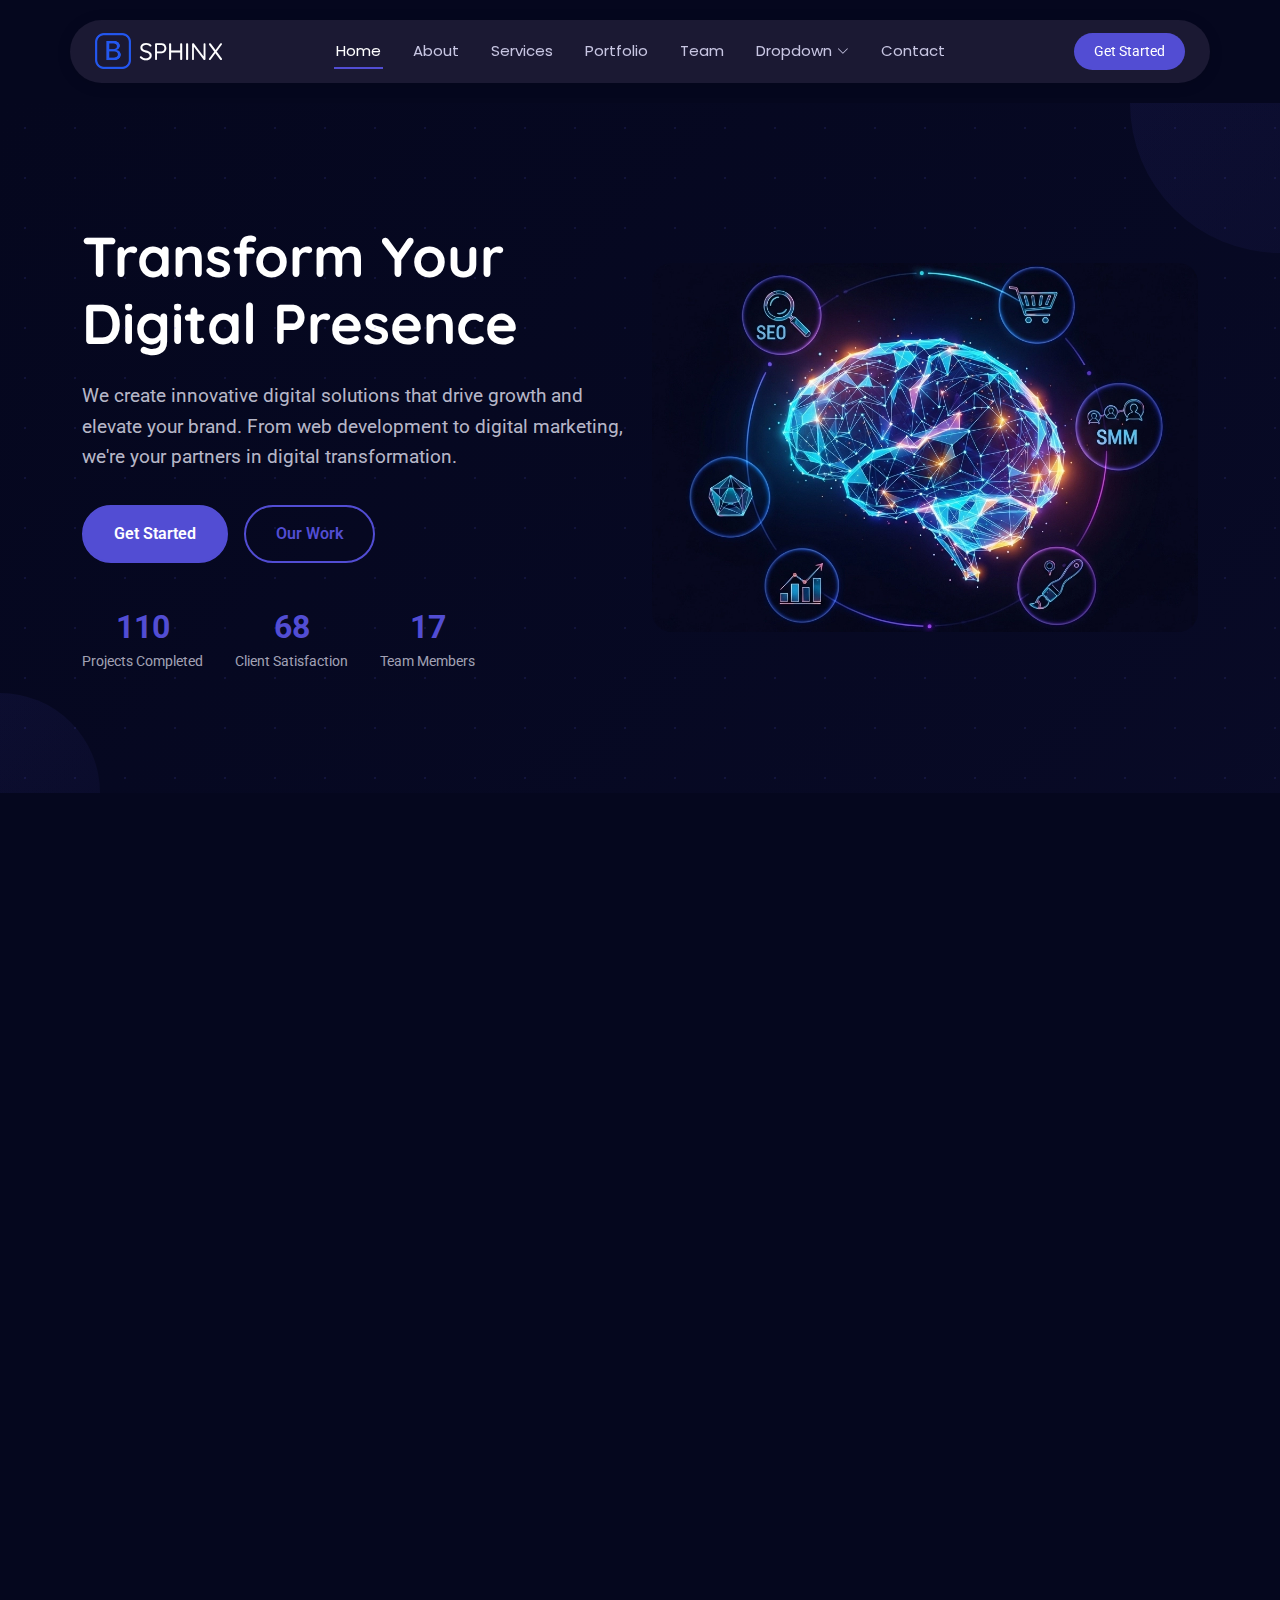
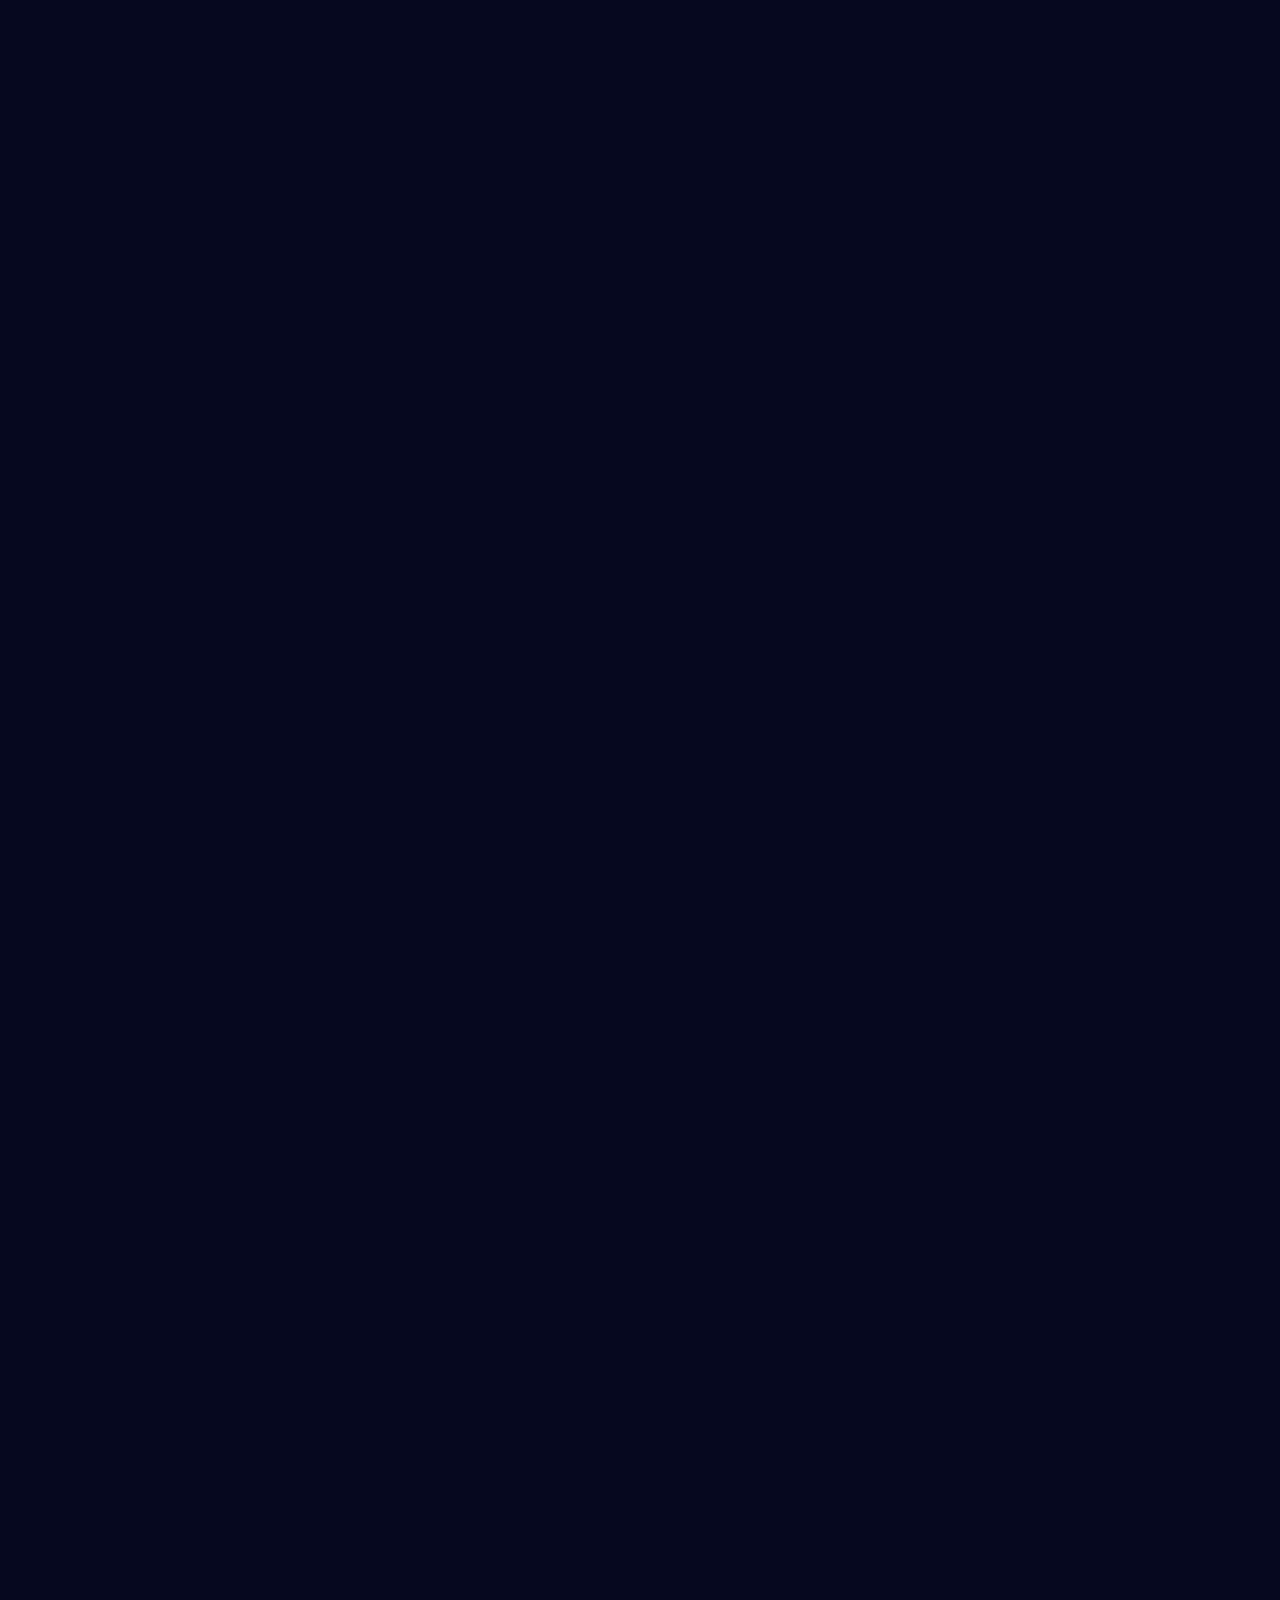
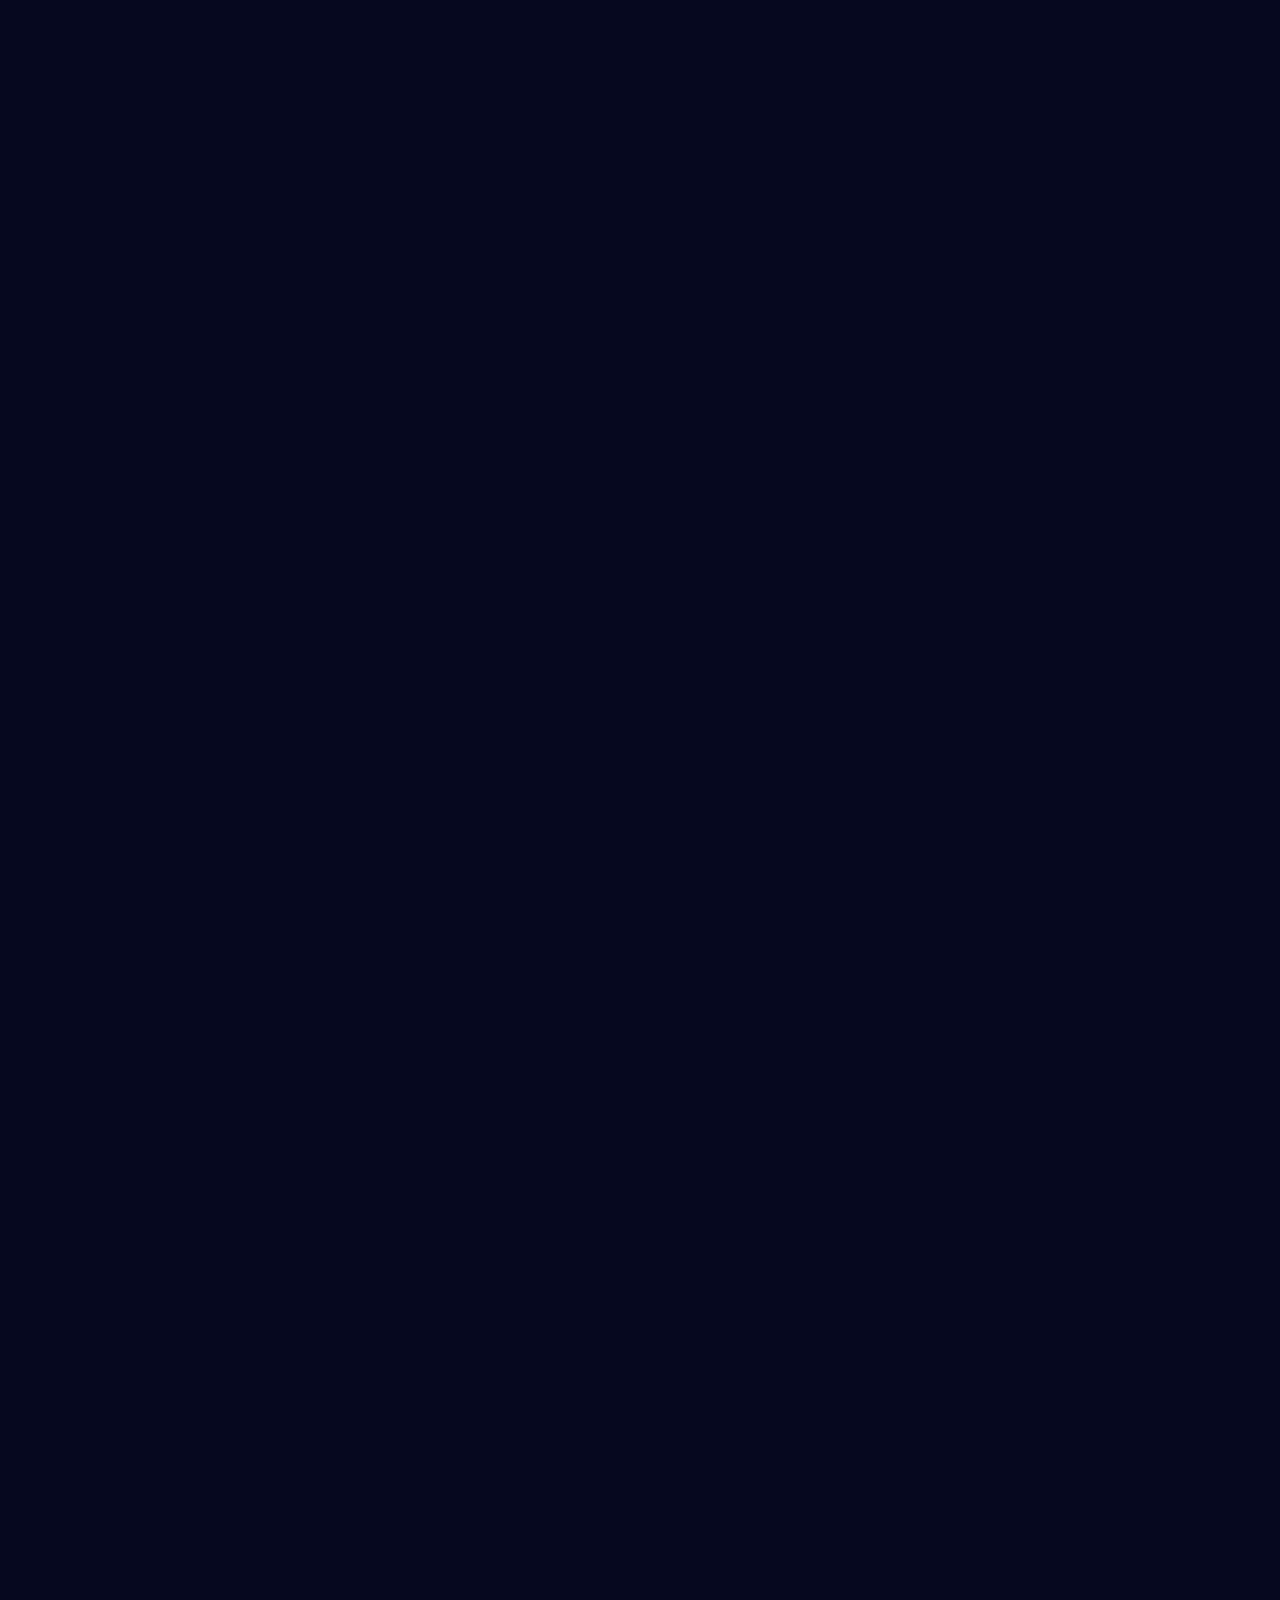
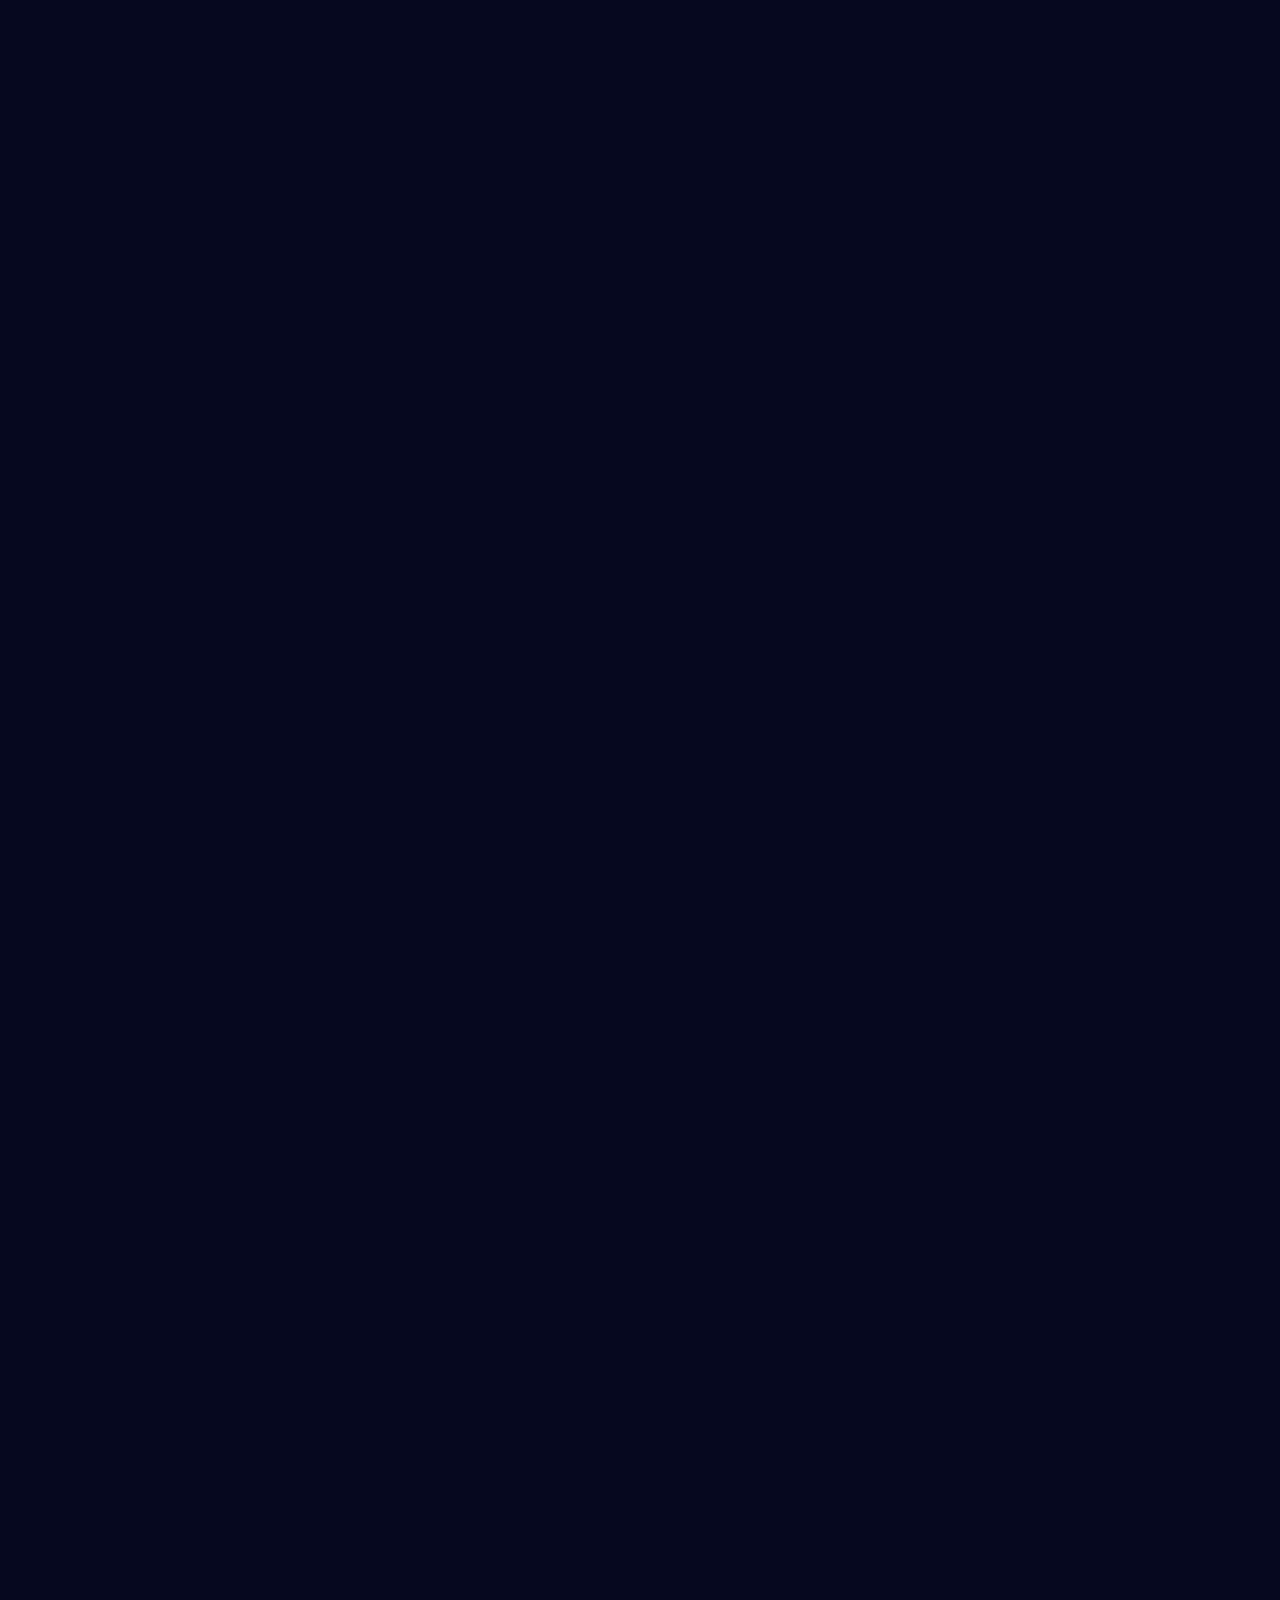
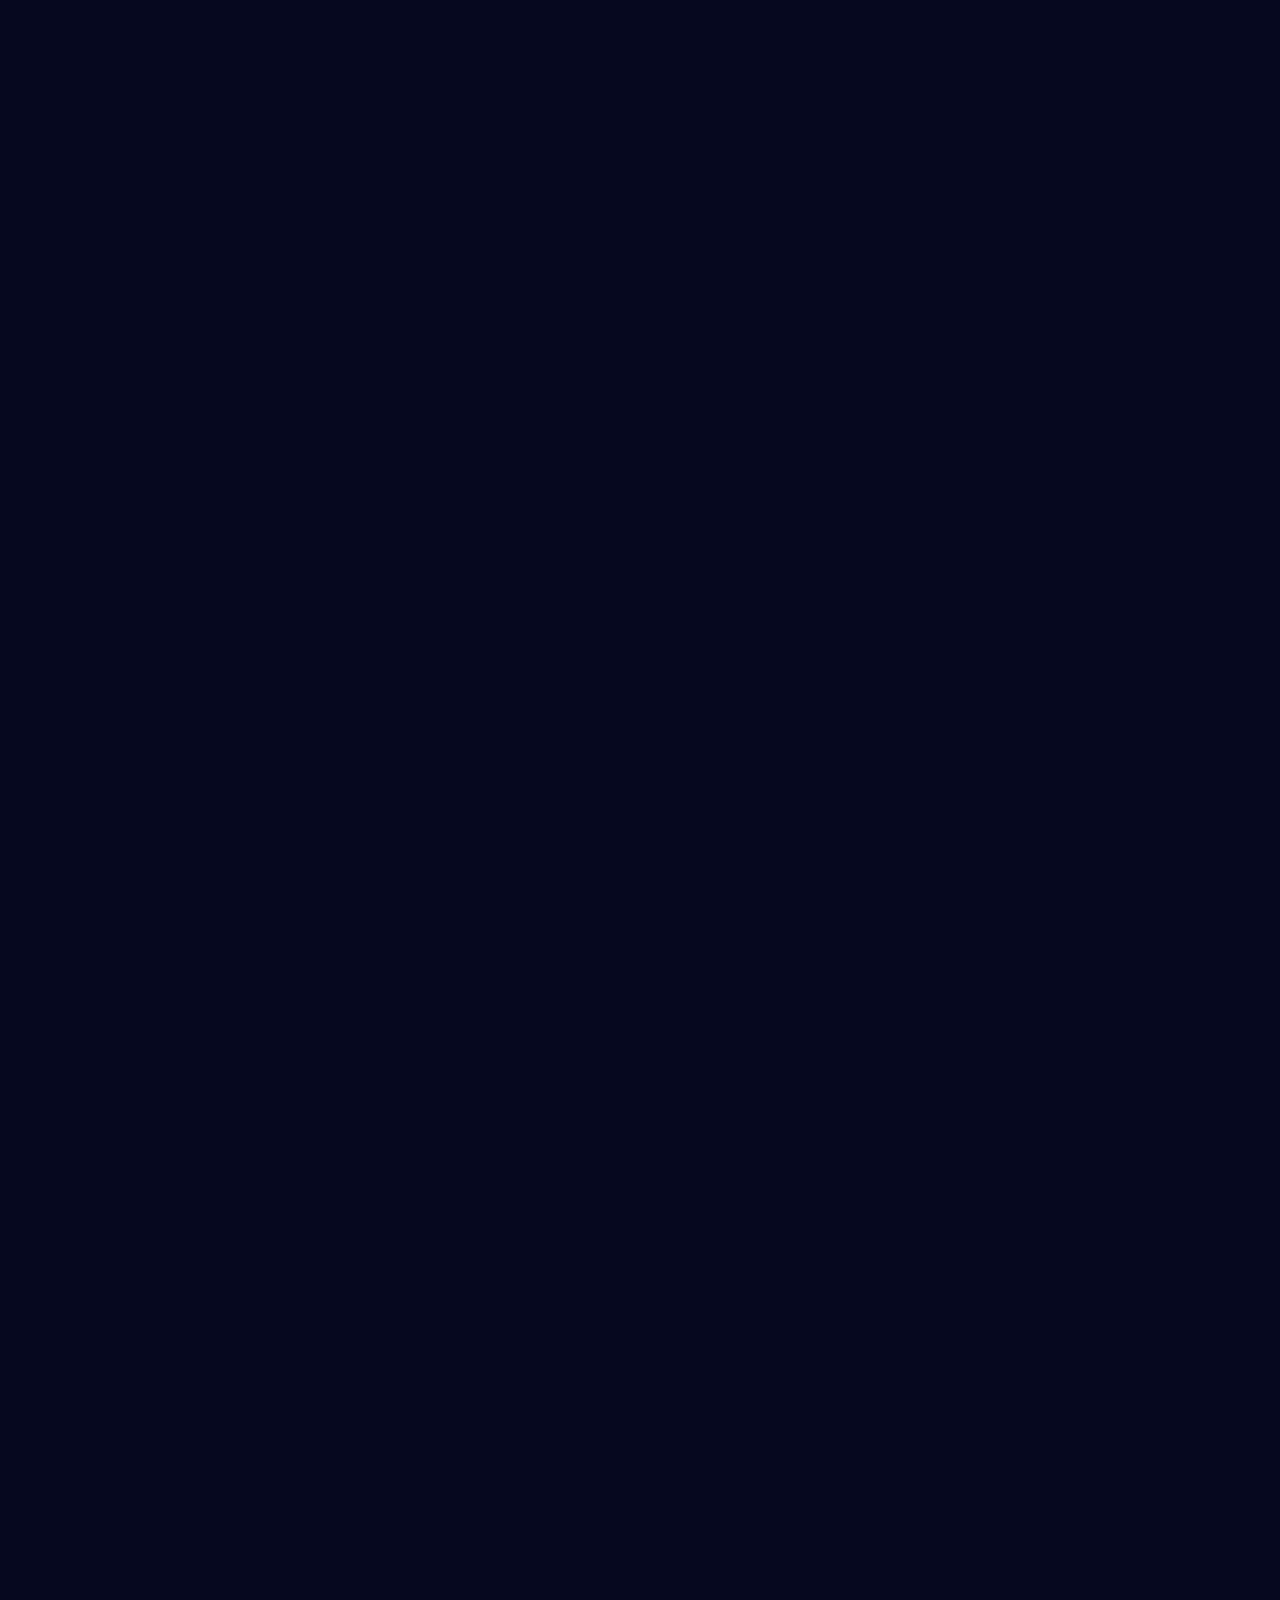
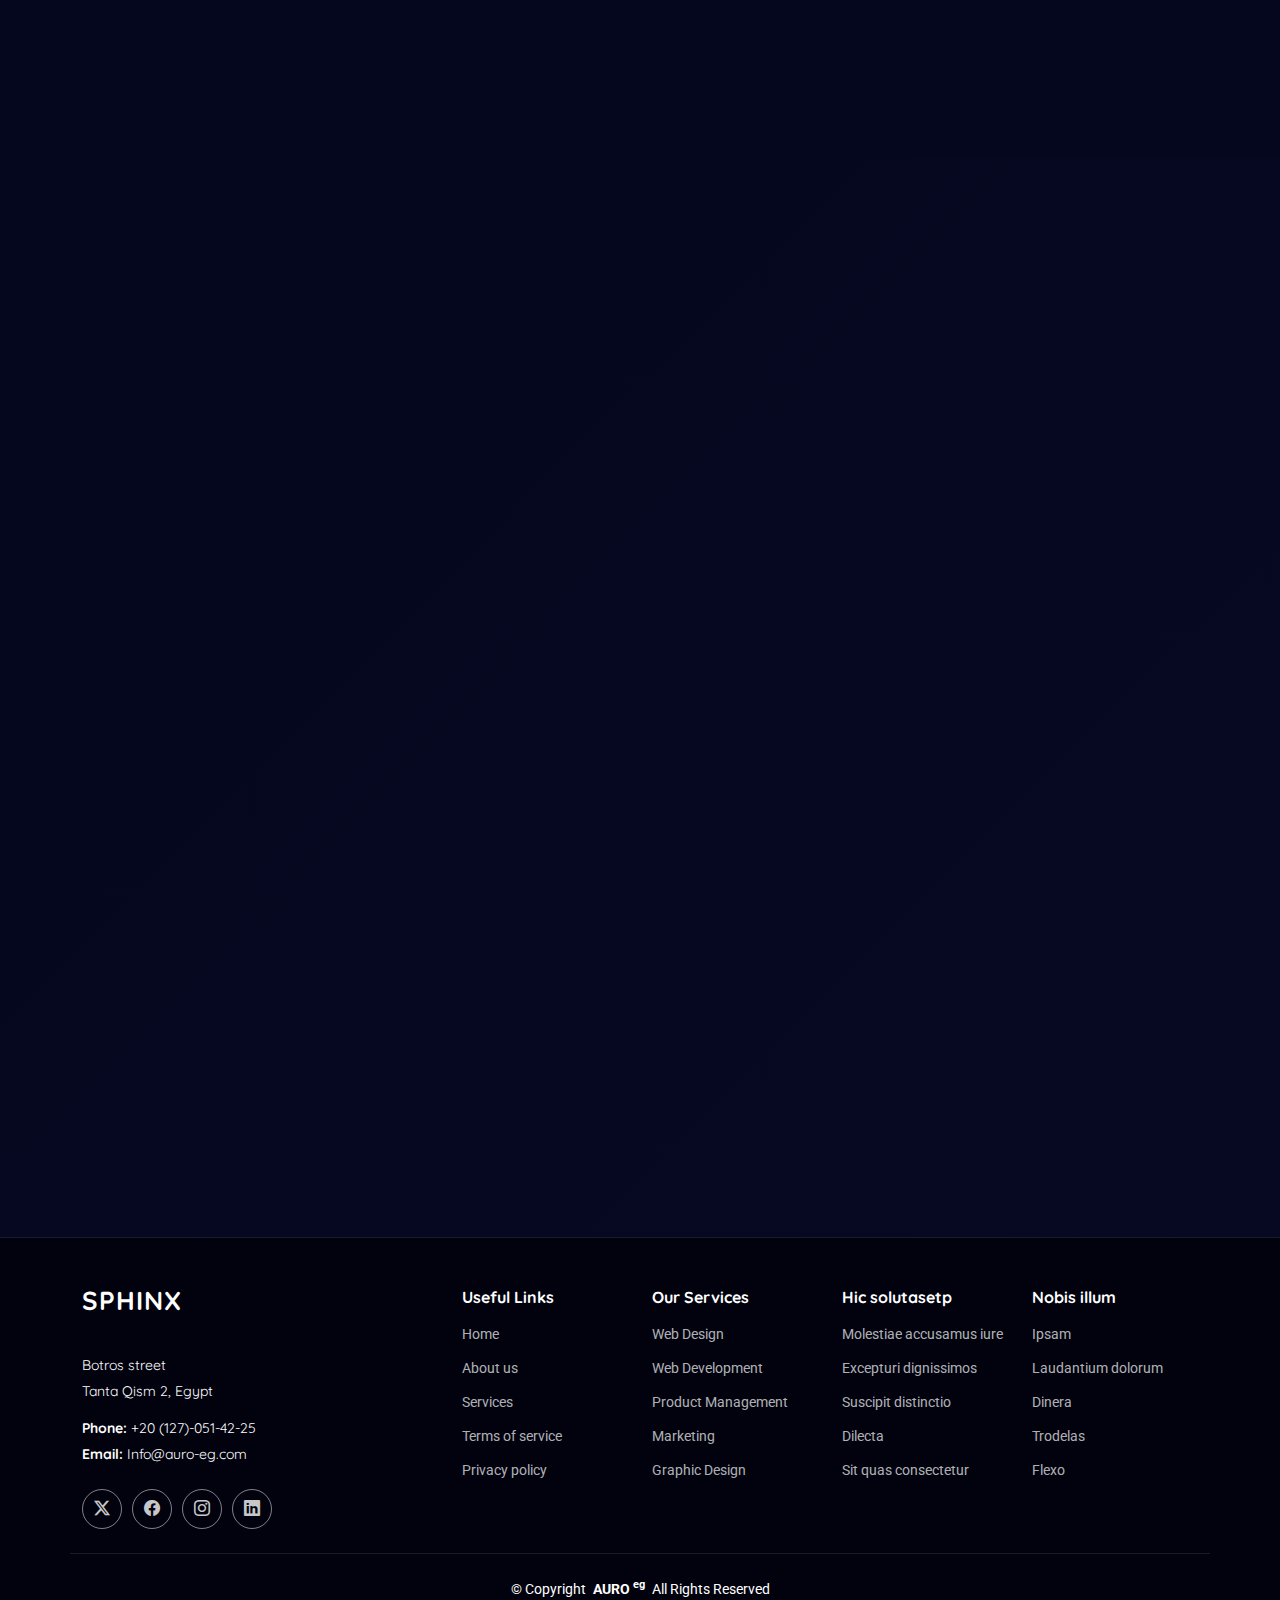
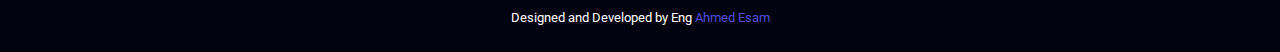
<file: index.html>
<!DOCTYPE html>

<html lang="en">
  <head>
    <meta charset="utf-8" />

    <meta content="width=device-width, initial-scale=1.0" name="viewport" />

    <title>Sphinx</title>

    <meta name="description" content="" />

    <meta name="keywords" content="" />

    <!-- Favicons -->
    <link href="assets/img/favicon.png" rel="icon" />

    <link href="assets/img/apple-touch-icon.png" rel="apple-touch-icon" />

    <!-- Fonts -->
    <link href="https://fonts.googleapis.com" rel="preconnect" />

    <link href="https://fonts.gstatic.com" rel="preconnect" crossorigin />

    <link
      href="https://fonts.googleapis.com/css2?family=Roboto:ital,wght@0,100;0,300;0,400;0,500;0,700;0,900;1,100;1,300;1,400;1,500;1,700;1,900&family=Poppins:ital,wght@0,100;0,200;0,300;0,400;0,500;0,600;0,700;0,800;0,900;1,100;1,200;1,300;1,400;1,500;1,600;1,700;1,800;1,900&family=Quicksand:wght@300;400;500;600;700&display=swap"
      rel="stylesheet"
    />

    <!-- Vendor CSS Files -->
    <link
      href="assets/vendor/bootstrap/css/bootstrap.min.css"
      rel="stylesheet"
    />

    <link
      href="assets/vendor/bootstrap-icons/bootstrap-icons.css"
      rel="stylesheet"
    />

    <link href="assets/vendor/aos/aos.css" rel="stylesheet" />

    <link href="assets/vendor/swiper/swiper-bundle.min.css" rel="stylesheet" />

    <link
      href="assets/vendor/glightbox/css/glightbox.min.css"
      rel="stylesheet"
    />

    <!-- Main CSS File -->
    <link href="assets/css/main.css" rel="stylesheet" />
  </head>

  <body class="index-page">

    <header id="header" class="header d-flex align-items-center sticky-top">

      <div
        class="header-container container-fluid container-xl position-relative d-flex align-items-center justify-content-between"
      >
        <a
          href="index.html"
          class="logo d-flex align-items-center me-auto me-xl-0"
        >
          <!-- Uncomment the line below if you also wish to use an image logo -->
          <img src="assets/img/logo.webp" alt="" />
          <h1 class="sitename">SPHINX</h1>
        </a>


        <nav id="navmenu" class="navmenu">
        
          <ul>
        
            <li><a href="#hero" class="active">Home</a></li>
        
            <li><a href="#about">About</a></li>
        
            <li><a href="#services">Services</a></li>
        
            <li><a href="#portfolio">Portfolio</a></li>
        
            <li><a href="#team">Team</a></li>
        
            <li class="dropdown">
              <a href="#"
                ><span>Dropdown</span>
                <i class="bi bi-chevron-down toggle-dropdown"></i
              ></a>
        
              <ul>
        
                <li><a href="#">Dropdown 1</a></li>
        
                <li class="dropdown">
                  <a href="#"
                    ><span>Deep Dropdown</span>
                    <i class="bi bi-chevron-down toggle-dropdown"></i
                  ></a>
        
                  <ul>
        
                    <li><a href="#">Deep Dropdown 1</a></li>
        
                    <li><a href="#">Deep Dropdown 2</a></li>
        
                    <li><a href="#">Deep Dropdown 3</a></li>
        
                    <li><a href="#">Deep Dropdown 4</a></li>
        
                    <li><a href="#">Deep Dropdown 5</a></li>
        
                  </ul>
                </li>
        
                <li><a href="#">Dropdown 2</a></li>
        
                <li><a href="#">Dropdown 3</a></li>
        
                <li><a href="#">Dropdown 4</a></li>
        
              </ul>
            </li>
        
            <li><a href="#contact">Contact</a></li>
        
          </ul>
          <i class="mobile-nav-toggle d-xl-none bi bi-list"></i>
        
        </nav>

        
        <a class="btn-getstarted" href="#about">Get Started</a>
      
      </div>
    </header>

    <main class="main">
      <!-- Hero Section -->
      <section id="hero" class="hero section">

        <div class="container">

          <div class="row align-items-center">

            <div class="col-lg-6" data-aos="fade-right" data-aos-delay="100">

              <div class="hero-content">
                <h1>Transform Your Digital Presence</h1>
                <p>
                  We create innovative digital solutions that drive growth and
                  elevate your brand. From web development to digital marketing,
                  we're your partners in digital transformation.
                </p>

                <div class="hero-buttons">
                  <a href="#" class="btn btn-primary">Get Started</a>
                  <a href="#" class="btn btn-outline">Our Work</a>
                </div>

                <div class="hero-stats">

                  <div class="stat-item">
                    <span
                      class="stat-number purecounter"
                      data-purecounter-start="0"
                      data-purecounter-end="150"
                      data-purecounter-duration="1"
                    ></span>
                    <span class="stat-label">Projects Completed</span>
                  </div>

                  <div class="stat-item">
                    <span
                      class="stat-number purecounter"
                      data-purecounter-start="0"
                      data-purecounter-end="95"
                      data-purecounter-duration="1"
                    ></span>
                    <span class="stat-label">Client Satisfaction</span>
                  </div>

                  <div class="stat-item">
                    <span
                      class="stat-number purecounter"
                      data-purecounter-start="0"
                      data-purecounter-end="24"
                      data-purecounter-duration="1"
                    ></span>
                    <span class="stat-label">Team Members</span>
                  </div>

                </div>

              </div>

            </div>

            <div class="col-lg-6" data-aos="fade-left" data-aos-delay="200">

              <div class="hero-visual">

                <div class="hero-image">
                  <img
                    src="assets/img/misc/misc-16.webp"
                    alt="Digital Agency Hero"
                    class="img-fluid"
                  />
                </div>

              </div>

            </div>

          </div>

        </div>

        <div class="hero-bg-elements">

          <div class="bg-shape shape-1"></div>

          <div class="bg-shape shape-2"></div>

          <div class="bg-particles"></div>

        </div>
      </section>
      <!-- /Hero Section -->

      <!-- About Section -->
      <section id="about" class="about section">

        <div class="container" data-aos="fade-up" data-aos-delay="100">

          <div class="row gy-5 align-items-center">

            <div class="col-lg-5" data-aos="fade-right" data-aos-delay="200">

              <div class="content">

                <h6 class="subtitle">Discover Our Story</h6>
                <h2>Innovative Solutions for a Digital-First World</h2>
                <p>
                  Lorem ipsum dolor sit amet, consectetur adipiscing elit, sed
                  do eiusmod tempor incididunt ut labore et dolore magna aliqua.
                  Ut enim ad minim veniam, quis nostrud exercitation ullamco
                  laboris nisi ut aliquip ex ea commodo consequat.
                </p>

                <ul class="features-list">

                  <li>
                    <i class="bi bi-check-circle-fill"></i
                    ><span
                      >Excepteur sint occaecat cupidatat non proident.</span
                    >
                  </li>

                  <li>
                    <i class="bi bi-check-circle-fill"></i
                    ><span>Nemo enim ipsam voluptatem quia voluptas sit.</span>
                  </li>

                  <li>
                    <i class="bi bi-check-circle-fill"></i
                    ><span
                      >Duis aute irure dolor in reprehenderit in voluptate
                      velit.</span
                    >
                  </li>

                </ul>

                <a href="#" class="btn btn-primary">Discover More</a>
              </div>
            </div>

            <div class="col-lg-7" data-aos="fade-left" data-aos-delay="300">

              <div class="image-composition">

                <div class="image-main">

                  <img
                    src="assets/img/about/about-9.webp"
                    alt="Modern office with a team working"
                    class="img-fluid"
                    loading="lazy"
                  />
                </div>

                <div class="image-secondary">
                  <img
                    src="assets/img/about/about-square-8.webp"
                    alt="Collaborative discussion"
                    class="img-fluid"
                    loading="lazy"
                  />
                </div>

                <div class="stats-card">

                  <div class="stats-item">
                    <h3>13<sup>+</sup></h3>
                    <p>Years of Expertise</p>
                  </div>

                  <div class="stats-item">
                    <h3>850<sup>+</sup></h3>
                    <p>Happy Clients</p>
                  </div>

                </div>

              </div>

            </div>

          </div>

        </div>

      </section>
      <!-- /About Section -->

      <!-- Services Section -->
      <section id="services" class="services section">
        <!-- Section Title -->
        <div class="container section-title" data-aos="fade-up">

          <h2>Services</h2>

          <p>
            Necessitatibus eius consequatur ex aliquid fuga eum quidem sint
            consectetur velit
          </p>

        </div>
        <!-- End Section Title -->

        <div class="container" data-aos="fade-up" data-aos-delay="100">

          <div class="row gy-4">

            <div
              class="col-lg-4 col-md-6"
              data-aos="fade-up"
              data-aos-delay="200"
            >
              <div class="service-card">

                <div class="service-icon">
                  <i class="bi bi-palette"></i>
                </div>
                <h4>
                  <a href="service-details.html">Brand Identity Design</a>
                </h4>
                <p>
                  Donec vel sapien augue integer urna vel turpis cursus porta
                  aliquam ligula eget ultricies.
                </p>
                <div class="service-badge">Most Popular</div>
                <a href="service-details.html" class="service-link">
                  <span>Learn More</span>
                  <i class="bi bi-arrow-right"></i>
                </a>

              </div>

            </div>

            <div
              class="col-lg-4 col-md-6"
              data-aos="fade-up"
              data-aos-delay="300"
            >
              <div class="service-card">

                <div class="service-icon">
                  <i class="bi bi-layout-text-window-reverse"></i>
                </div>
                <h4><a href="service-details.html">UI/UX Design</a></h4>
                <p>
                  Mauris blandit aliquet elit eget tincidunt nibh pulvinar
                  rutrum tellus pellentesque eu.
                </p>
                <a href="service-details.html" class="service-link">
                  <span>Learn More</span>
                  <i class="bi bi-arrow-right"></i>
                </a>

              </div>

            </div>

            <div
              class="col-lg-4 col-md-6"
              data-aos="fade-up"
              data-aos-delay="400"
            >
              <div class="service-card">

                <div class="service-icon">
                  <i class="bi bi-code-slash"></i>
                </div>

                <h4><a href="service-details.html">Web Development</a></h4>

                <p>
                  Vestibulum ante ipsum primis in faucibus orci luctus et
                  ultrices posuere cubilia curae.
                </p>

                <a href="service-details.html" class="service-link">
                  <span>Learn More</span>
                  <i class="bi bi-arrow-right"></i>
                </a>

              </div>

            </div>

            <div
              class="col-lg-4 col-md-6"
              data-aos="fade-up"
              data-aos-delay="500"
            >
              <div class="service-card">

                <div class="service-icon">
                  <i class="bi bi-phone"></i>
                </div>

                <h4><a href="service-details.html">Mobile App Design</a></h4>

                <p>
                  Nulla facilisi morbi tempus iaculis urna id volutpat lacus
                  laoreet non curabitur gravida.
                </p>

                <a href="service-details.html" class="service-link">
                  <span>Learn More</span>
                  <i class="bi bi-arrow-right"></i>
                </a>

              </div>

            </div>

            <div
              class="col-lg-4 col-md-6"
              data-aos="fade-up"
              data-aos-delay="200"
            >
              <div class="service-card">

                <div class="service-icon">
                  <i class="bi bi-megaphone"></i>
                </div>

                <h4><a href="service-details.html">Digital Marketing</a></h4>

                <p>
                  Sed porttitor lectus nibh donec sollicitudin molestie
                  malesuada proin eget tortor risus.
                </p>

                <a href="service-details.html" class="service-link">
                  <span>Learn More</span>
                  <i class="bi bi-arrow-right"></i>
                </a>

              </div>

            </div>

            <div
              class="col-lg-4 col-md-6"
              data-aos="fade-up"
              data-aos-delay="300"
            >
              <div class="service-card">

                <div class="service-icon">
                  <i class="bi bi-search"></i>
                </div>

                <h4><a href="service-details.html">SEO Optimization</a></h4>

                <p>
                  Curabitur arcu erat accumsan id imperdiet et porttitor at sem
                  pellentesque habitant morbi.
                </p>

                <a href="service-details.html" class="service-link">
                  <span>Learn More</span>
                  <i class="bi bi-arrow-right"></i>
                </a>
              </div>

            </div>

          </div>

          <div class="row mt-5">

            <div
              class="col-12 text-center"
              data-aos="fade-up"
              data-aos-delay="400"
            >
              <div class="services-cta">
                <h3>Ready to Transform Your Digital Presence?</h3>

                <p>
                  Let's discuss your project and create something amazing
                  together
                </p>

                <a href="service-details.html" class="btn btn-primary"
                  >Get Started Today</a
                >
              </div>

            </div>

          </div>

        </div>

      </section>
      <!-- /Services Section -->

            <!-- Portfolio Section -->
      <section id="portfolio" class="portfolio section">
        <!-- Section Title -->
        <div class="container section-title" data-aos="fade-up">

          <h2>Portfolio</h2>

          <p>
            Necessitatibus eius consequatur ex aliquid fuga eum quidem sint
            consectetur velit
          </p>

        </div>
        <!-- End Section Title -->

        <div class="container" data-aos="fade-up" data-aos-delay="100">

          <div
            class="isotope-layout"
            data-default-filter="*"
            data-layout="masonry"
            data-sort="original-order"
          >
            <ul
              class="portfolio-filters isotope-filters"
              data-aos="fade-up"
              data-aos-delay="200"
            >
              <li data-filter="*" class="filter-active">All Projects</li>

              <li data-filter=".filter-web">Web Design</li>

              <li data-filter=".filter-mobile">Mobile Apps</li>

              <li data-filter=".filter-branding">Branding</li>

              <li data-filter=".filter-ui">UI/UX</li>

            </ul>
            <!-- End Portfolio Filters -->

            <div
              class="row gy-4 isotope-container"
              data-aos="fade-up"
              data-aos-delay="300"
            >
              <div
                class="col-xl-4 col-lg-6 portfolio-item isotope-item filter-web"
              >
                <div class="portfolio-wrapper">

                  <div class="portfolio-image">

                    <img
                      src="assets/img/portfolio/portfolio-7.webp"
                      alt="Creative Web Project"
                      class="img-fluid"
                      loading="lazy"
                    />
                    <div class="portfolio-hover">

                      <div class="portfolio-actions">

                        <a
                          href="assets/img/portfolio/portfolio-7.webp"
                          class="glightbox action-btn preview-btn"
                          title="Preview Project"
                        >
                          <i class="bi bi-eye"></i>
                        </a>
                        <a
                          href="#"
                          class="action-btn details-btn"
                          title="View Details"
                        >
                          <i class="bi bi-arrow-up-right"></i>
                        </a>

                      </div>

                    </div>

                  </div>

                  <div class="portfolio-content">

                    <div class="portfolio-meta">

                      <span class="project-type">Web Design</span>

                      <div class="project-rating">

                        <i class="bi bi-star-fill"></i>

                        <span>4.8</span>

                      </div>

                    </div>

                    <h3>Digital Innovation Platform</h3>

                    <p>
                      Lorem ipsum dolor sit amet, consectetur adipiscing elit.
                      Sed do eiusmod tempor incididunt ut labore.
                    </p>

                    <div class="portfolio-tech">

                      <span class="tech-badge">React</span>

                      <span class="tech-badge">Node.js</span>

                      <span class="tech-badge">AWS</span>

                    </div>

                  </div>

                </div>

              </div>

              <div
                class="col-xl-4 col-lg-6 portfolio-item isotope-item filter-mobile"
              >
                <div class="portfolio-wrapper">

                  <div class="portfolio-image">
                    <img
                      src="assets/img/portfolio/portfolio-8.webp"
                      alt="Mobile App Project"
                      class="img-fluid"
                      loading="lazy"
                    />
                    <div class="portfolio-hover">

                      <div class="portfolio-actions">

                        <a
                          href="assets/img/portfolio/portfolio-8.webp"
                          class="glightbox action-btn preview-btn"
                          title="Preview Project"
                        >
                          <i class="bi bi-eye"></i>
                        </a>
                        <a
                          href="#"
                          class="action-btn details-btn"
                          title="View Details"
                        >
                          <i class="bi bi-arrow-up-right"></i>
                        </a>

                      </div>

                    </div>

                  </div>

                  <div class="portfolio-content">

                    <div class="portfolio-meta">

                      <span class="project-type">Mobile App</span>

                      <div class="project-rating">

                        <i class="bi bi-star-fill"></i>

                        <span>4.9</span>

                      </div>

                    </div>

                    <h3>Smart Productivity App</h3>

                    <p>
                      Vestibulum ante ipsum primis in faucibus orci luctus et
                      ultrices posuere cubilia curae.
                    </p>

                    <div class="portfolio-tech">

                      <span class="tech-badge">Flutter</span>

                      <span class="tech-badge">Firebase</span>

                      <span class="tech-badge">AI</span>

                    </div>

                  </div>

                </div>

              </div>

              <div
                class="col-xl-4 col-lg-6 portfolio-item isotope-item filter-branding"
              >
                <div class="portfolio-wrapper">

                  <div class="portfolio-image">
                    <img
                      src="assets/img/portfolio/portfolio-9.webp"
                      alt="Branding Project"
                      class="img-fluid"
                      loading="lazy"
                    />
                    <div class="portfolio-hover">

                      <div class="portfolio-actions">
                        <a
                          href="assets/img/portfolio/portfolio-9.webp"
                          class="glightbox action-btn preview-btn"
                          title="Preview Project"
                        >
                          <i class="bi bi-eye"></i>
                        </a>
                        <a
                          href="#"
                          class="action-btn details-btn"
                          title="View Details"
                        >
                          <i class="bi bi-arrow-up-right"></i>
                        </a>
                      </div>

                    </div>

                  </div>

                  <div class="portfolio-content">

                    <div class="portfolio-meta">

                      <span class="project-type">Branding</span>

                      <div class="project-rating">

                        <i class="bi bi-star-fill"></i>

                        <span>5.0</span>

                      </div>

                    </div>

                    <h3>Modern Brand Identity</h3>

                    <p>
                      Mauris blandit aliquet elit, eget tincidunt nibh pulvinar
                      a. Curabitur arcu erat, accumsan id.
                    </p>

                    <div class="portfolio-tech">

                      <span class="tech-badge">Illustrator</span>

                      <span class="tech-badge">Figma</span>

                      <span class="tech-badge">Brand</span>

                    </div>

                  </div>

                </div>

              </div>

              <div
                class="col-xl-4 col-lg-6 portfolio-item isotope-item filter-ui"
              >
                <div class="portfolio-wrapper">

                  <div class="portfolio-image">

                    <img
                      src="assets/img/portfolio/portfolio-10.webp"
                      alt="UI/UX Project"
                      class="img-fluid"
                      loading="lazy"
                    />

                    <div class="portfolio-hover">

                      <div class="portfolio-actions">

                        <a
                          href="assets/img/portfolio/portfolio-10.webp"
                          class="glightbox action-btn preview-btn"
                          title="Preview Project"
                        >
                          <i class="bi bi-eye"></i>
                        </a>
                        <a
                          href="#"
                          class="action-btn details-btn"
                          title="View Details"
                        >
                          <i class="bi bi-arrow-up-right"></i>
                        </a>

                      </div>

                    </div>

                  </div>

                  <div class="portfolio-content">

                    <div class="portfolio-meta">

                      <span class="project-type">UI/UX</span>

                      <div class="project-rating">

                        <i class="bi bi-star-fill"></i>

                        <span>4.7</span>

                      </div>

                    </div>

                    <h3>SaaS Dashboard Design</h3>

                    <p>
                      Pellentesque habitant morbi tristique senectus et netus et
                      malesuada fames ac turpis egestas.

                    </p>

                    <div class="portfolio-tech">

                      <span class="tech-badge">Figma</span>

                      <span class="tech-badge">Prototyping</span>

                      <span class="tech-badge">UX</span>

                    </div>

                  </div>

                </div>

              </div>

              <div
                class="col-xl-4 col-lg-6 portfolio-item isotope-item filter-web"
              >
                <div class="portfolio-wrapper">

                  <div class="portfolio-image">
                    <img
                      src="assets/img/portfolio/portfolio-11.webp"
                      alt="E-commerce Platform"
                      class="img-fluid"
                      loading="lazy"
                    />

                    <div class="portfolio-hover">

                      <div class="portfolio-actions">

                        <a
                          href="assets/img/portfolio/portfolio-11.webp"
                          class="glightbox action-btn preview-btn"
                          title="Preview Project"
                        >
                          <i class="bi bi-eye"></i>
                        </a>

                        <a
                          href="#"
                          class="action-btn details-btn"
                          title="View Details"
                        >
                          <i class="bi bi-arrow-up-right"></i>
                        </a>

                      </div>

                    </div>

                  </div>

                  <div class="portfolio-content">

                    <div class="portfolio-meta">

                      <span class="project-type">E-commerce</span>

                      <div class="project-rating">
                        <i class="bi bi-star-fill"></i>
                        <span>4.6</span>

                      </div>

                    </div>

                    <h3>E-commerce Platform</h3>

                    <p>
                      Donec rutrum congue leo eget malesuada. Vivamus magna
                      justo, lacinia eget consectetur sed.
                    </p>

                    <div class="portfolio-tech">

                      <span class="tech-badge">Shopify</span>

                      <span class="tech-badge">React</span>

                      <span class="tech-badge">API</span>

                    </div>

                  </div>

                </div>

              </div>

              <div
                class="col-xl-4 col-lg-6 portfolio-item isotope-item filter-mobile"
              >
                <div class="portfolio-wrapper">

                  <div class="portfolio-image">
                    <img
                      src="assets/img/portfolio/portfolio-12.webp"
                      alt="Fintech Mobile App"
                      class="img-fluid"
                      loading="lazy"
                    />
                    <div class="portfolio-hover">

                      <div class="portfolio-actions">
                        <a
                          href="assets/img/portfolio/portfolio-12.webp"
                          class="glightbox action-btn preview-btn"
                          title="Preview Project"
                        >
                          <i class="bi bi-eye"></i>
                        </a>
                        <a
                          href="#"
                          class="action-btn details-btn"
                          title="View Details"
                        >
                          <i class="bi bi-arrow-up-right"></i>
                        </a>

                      </div>

                    </div>

                  </div>

                  <div class="portfolio-content">

                    <div class="portfolio-meta">

                      <span class="project-type">Fintech</span>

                      <div class="project-rating">

                        <i class="bi bi-star-fill"></i>

                        <span>4.8</span>

                      </div>

                    </div>

                    <h3>Fintech Mobile Solution</h3>

                    <p>
                      Cras ultricies ligula sed magna dictum porta. Proin eget
                      tortor risus. Sed porttitor lectus nibh.
                    </p>

                    <div class="portfolio-tech">

                      <span class="tech-badge">Swift</span>

                      <span class="tech-badge">Kotlin</span>

                      <span class="tech-badge">Blockchain</span>

                    </div>

                  </div>

                </div>

              </div>

            </div>
            <!-- End Portfolio Items Container -->
          </div>

          <div
            class="portfolio-cta text-center"
            data-aos="fade-up"
            data-aos-delay="400"
          >
            <h4>Ready to start your next project?</h4>
            <p>Let's work together to bring your digital vision to life</p>
            <div class="cta-buttons">
              <a href="#contact" class="btn btn-primary">Start a Project</a>
              <a href="#portfolio" class="btn btn-outline">View All Work</a>
            </div>
          </div>
        </div>
      </section>
      <!-- /Portfolio Section -->

      <!-- Why Us Section -->
      <section id="why-us" class="why-us section">
        <!-- Section Title -->
        <div class="container section-title" data-aos="fade-up">
          <h2>Why Us</h2>
          <p>
            Necessitatibus eius consequatur ex aliquid fuga eum quidem sint
            consectetur velit
          </p>
        </div>
        <!-- End Section Title -->

        <div class="container" data-aos="fade-up" data-aos-delay="100">
          <div class="row g-4">
            <div
              class="col-lg-4 col-md-6"
              data-aos="fade-up"
              data-aos-delay="200"
            >
              <div class="feature-card">
                <div class="icon-wrapper">
                  <i class="bi bi-palette-fill"></i>
                </div>
                <h4>Creative Excellence</h4>
                <p>
                  Lorem ipsum dolor sit amet, consectetur adipiscing elit. Sed
                  do eiusmod tempor incididunt ut labore et dolore magna aliqua
                  ut enim ad minim veniam.
                </p>
                <div class="feature-stats">
                  <span
                    class="stat-number"
                    data-purecounter-start="0"
                    data-purecounter-end="95"
                    data-purecounter-duration="2"
                    >95</span
                  >
                  <span class="stat-label">% Client Satisfaction</span>
                </div>
              </div>
            </div>
            <!-- End Feature Card -->

            <div
              class="col-lg-4 col-md-6"
              data-aos="fade-up"
              data-aos-delay="300"
            >
              <div class="feature-card">
                <div class="icon-wrapper">
                  <i class="bi bi-graph-up-arrow"></i>
                </div>
                <h4>Proven Results</h4>
                <p>
                  Ut enim ad minim veniam, quis nostrud exercitation ullamco
                  laboris nisi ut aliquip ex ea commodo consequat duis aute
                  irure dolor in reprehenderit.
                </p>
                <div class="feature-stats">
                  <span
                    class="stat-number"
                    data-purecounter-start="0"
                    data-purecounter-end="200"
                    data-purecounter-duration="2"
                    >200</span
                  >
                  <span class="stat-label">% ROI Increase</span>
                </div>
              </div>
            </div>
            <!-- End Feature Card -->

            <div
              class="col-lg-4 col-md-6"
              data-aos="fade-up"
              data-aos-delay="400"
            >
              <div class="feature-card">
                <div class="icon-wrapper">
                  <i class="bi bi-award-fill"></i>
                </div>
                <h4>Expert Team</h4>
                <p>
                  Excepteur sint occaecat cupidatat non proident, sunt in culpa
                  qui officia deserunt mollit anim id est laborum sed ut
                  perspiciatis unde omnis.
                </p>
                <div class="feature-stats">
                  <span
                    class="stat-number"
                    data-purecounter-start="0"
                    data-purecounter-end="50"
                    data-purecounter-duration="2"
                    >50</span
                  >
                  <span class="stat-label">+ Awards Won</span>
                </div>
              </div>
            </div>
            <!-- End Feature Card -->
          </div>

          <div class="row mt-5">
            <div class="col-lg-6" data-aos="fade-right" data-aos-delay="200">
              <div class="feature-showcase">
                <img
                  src="assets/img/illustration/illustration-14.webp"
                  alt="Creative Process"
                  class="img-fluid"
                />
              </div>
            </div>

            <div class="col-lg-6" data-aos="fade-left" data-aos-delay="300">
              <div class="feature-content">
                <h3>Why Leading Brands Choose Us</h3>
                <p class="lead">
                  Duis aute irure dolor in reprehenderit in voluptate velit esse
                  cillum dolore eu fugiat nulla pariatur excepteur sint
                  occaecat.
                </p>

                <div class="feature-list">
                  <div class="feature-item">
                    <div class="feature-icon">
                      <i class="bi bi-check-circle-fill"></i>
                    </div>
                    <div class="feature-text">
                      <h5>Strategic Thinking</h5>
                      <p>
                        Lorem ipsum dolor sit amet consectetur adipiscing elit
                        sed do eiusmod tempor incididunt.
                      </p>
                    </div>
                  </div>

                  <div class="feature-item">
                    <div class="feature-icon">
                      <i class="bi bi-check-circle-fill"></i>
                    </div>
                    <div class="feature-text">
                      <h5>Data-Driven Approach</h5>
                      <p>
                        Ut enim ad minim veniam quis nostrud exercitation
                        ullamco laboris nisi ut aliquip ex ea.
                      </p>
                    </div>
                  </div>

                  <div class="feature-item">
                    <div class="feature-icon">
                      <i class="bi bi-check-circle-fill"></i>
                    </div>
                    <div class="feature-text">
                      <h5>24/7 Support</h5>
                      <p>
                        Excepteur sint occaecat cupidatat non proident sunt in
                        culpa qui officia deserunt mollit.
                      </p>
                    </div>
                  </div>
                </div>

                <div class="cta-wrapper">
                  <a href="#" class="btn btn-primary">Start Your Project</a>
                  <a href="#" class="btn btn-outline">View Portfolio</a>
                </div>
              </div>
            </div>
          </div>
        </div>
      </section>
      <!-- /Why Us Section -->
       <!-- Testimonials Section -->
      <section id="testimonials" class="testimonials section">
        <!-- Section Title -->
        <div class="container section-title" data-aos="fade-up">
          <h2>Testimonials</h2>
          <p>
            Necessitatibus eius consequatur ex aliquid fuga eum quidem sint
            consectetur velit
          </p>
        </div>
        <!-- End Section Title -->

        <div class="container" data-aos="fade-up" data-aos-delay="100">
          <div class="testimonials-slider swiper init-swiper">
            <script type="application/json" class="swiper-config">
              {
                "loop": true,
                "speed": 600,
                "autoplay": {
                  "delay": 4000
                },
                "slidesPerView": 1,
                "centeredSlides": true,
                "spaceBetween": 20,
                "pagination": {
                  "el": ".swiper-pagination",
                  "type": "bullets",
                  "clickable": true
                },
                "breakpoints": {
                  "768": {
                    "slidesPerView": 1.5,
                    "spaceBetween": 30
                  },
                  "1200": {
                    "slidesPerView": 3,
                    "spaceBetween": 40
                  }
                }
              }
            </script>
            <div class="swiper-wrapper">
              <div class="swiper-slide">
                <div
                  class="testimonial-card"
                  data-aos="zoom-in"
                  data-aos-delay="100"
                >
                  <div class="testimonial-header">
                    <div class="user-avatar">
                      <img
                        src="assets/img/person/person-f-12.webp"
                        alt="Profile Image"
                      />
                    </div>
                    <div class="user-info">
                      <h3>Jennifer Martinez</h3>
                      <span class="user-role">Product Designer</span>
                      <div class="rating">
                        <i class="bi bi-star-fill"></i>
                        <i class="bi bi-star-fill"></i>
                        <i class="bi bi-star-fill"></i>
                        <i class="bi bi-star-fill"></i>
                        <i class="bi bi-star-fill"></i>
                      </div>
                    </div>
                  </div>
                  <div class="testimonial-content">
                    <div class="quote-mark">
                      <i class="bi bi-quote"></i>
                    </div>
                    <p>
                      Excepteur sint occaecat cupidatat non proident, sunt in
                      culpa qui officia deserunt mollit anim id est laborum
                      consectetur adipiscing elit.
                    </p>
                  </div>
                  <div class="testimonial-footer">
                    <div class="company-badge">
                      <i class="bi bi-building"></i>
                      <span>TechCorp</span>
                    </div>
                    <div class="verified-badge">
                      <i class="bi bi-patch-check-fill"></i>
                      <span>Verified</span>
                    </div>
                  </div>
                </div>
              </div>
              <!-- End testimonial item -->

              <div class="swiper-slide">
                <div
                  class="testimonial-card"
                  data-aos="zoom-in"
                  data-aos-delay="200"
                >
                  <div class="testimonial-header">
                    <div class="user-avatar">
                      <img
                        src="assets/img/person/person-m-11.webp"
                        alt="Profile Image"
                      />
                    </div>
                    <div class="user-info">
                      <h3>Alexander Chen</h3>
                      <span class="user-role">Frontend Engineer</span>
                      <div class="rating">
                        <i class="bi bi-star-fill"></i>
                        <i class="bi bi-star-fill"></i>
                        <i class="bi bi-star-fill"></i>
                        <i class="bi bi-star-fill"></i>
                        <i class="bi bi-star-fill"></i>
                      </div>
                    </div>
                  </div>
                  <div class="testimonial-content">
                    <div class="quote-mark">
                      <i class="bi bi-quote"></i>
                    </div>
                    <p>
                      Sed do eiusmod tempor incididunt ut labore et dolore magna
                      aliqua. Ut enim ad minim veniam, quis nostrud exercitation
                      ullamco laboris nisi ut aliquip.
                    </p>
                  </div>
                  <div class="testimonial-footer">
                    <div class="company-badge">
                      <i class="bi bi-building"></i>
                      <span>InnovateLab</span>
                    </div>
                    <div class="verified-badge">
                      <i class="bi bi-patch-check-fill"></i>
                      <span>Verified</span>
                    </div>
                  </div>
                </div>
              </div>
              <!-- End testimonial item -->

              <div class="swiper-slide">
                <div
                  class="testimonial-card"
                  data-aos="zoom-in"
                  data-aos-delay="300"
                >
                  <div class="testimonial-header">
                    <div class="user-avatar">
                      <img
                        src="assets/img/person/person-f-8.webp"
                        alt="Profile Image"
                      />
                    </div>
                    <div class="user-info">
                      <h3>Rachel Taylor</h3>
                      <span class="user-role">Marketing Lead</span>
                      <div class="rating">
                        <i class="bi bi-star-fill"></i>
                        <i class="bi bi-star-fill"></i>
                        <i class="bi bi-star-fill"></i>
                        <i class="bi bi-star-fill"></i>
                        <i class="bi bi-star-fill"></i>
                      </div>
                    </div>
                  </div>
                  <div class="testimonial-content">
                    <div class="quote-mark">
                      <i class="bi bi-quote"></i>
                    </div>
                    <p>
                      Duis aute irure dolor in reprehenderit in voluptate velit
                      esse cillum dolore eu fugiat nulla pariatur excepteur sint
                      occaecat cupidatat non proident.
                    </p>
                  </div>
                  <div class="testimonial-footer">
                    <div class="company-badge">
                      <i class="bi bi-building"></i>
                      <span>GrowthCo</span>
                    </div>
                    <div class="verified-badge">
                      <i class="bi bi-patch-check-fill"></i>
                      <span>Verified</span>
                    </div>
                  </div>
                </div>
              </div>
              <!-- End testimonial item -->

              <div class="swiper-slide">
                <div
                  class="testimonial-card"
                  data-aos="zoom-in"
                  data-aos-delay="100"
                >
                  <div class="testimonial-header">
                    <div class="user-avatar">
                      <img
                        src="assets/img/person/person-m-14.webp"
                        alt="Profile Image"
                      />
                    </div>
                    <div class="user-info">
                      <h3>Christopher Lee</h3>
                      <span class="user-role">VP Engineering</span>
                      <div class="rating">
                        <i class="bi bi-star-fill"></i>
                        <i class="bi bi-star-fill"></i>
                        <i class="bi bi-star-fill"></i>
                        <i class="bi bi-star-fill"></i>
                        <i class="bi bi-star-fill"></i>
                      </div>
                    </div>
                  </div>
                  <div class="testimonial-content">
                    <div class="quote-mark">
                      <i class="bi bi-quote"></i>
                    </div>
                    <p>
                      Lorem ipsum dolor sit amet, consectetur adipiscing elit,
                      sed do eiusmod tempor incididunt ut labore et dolore magna
                      aliqua enim ad minim veniam.
                    </p>
                  </div>
                  <div class="testimonial-footer">
                    <div class="company-badge">
                      <i class="bi bi-building"></i>
                      <span>DevStream</span>
                    </div>
                    <div class="verified-badge">
                      <i class="bi bi-patch-check-fill"></i>
                      <span>Verified</span>
                    </div>
                  </div>
                </div>
              </div>
              <!-- End testimonial item -->

              <div class="swiper-slide">
                <div
                  class="testimonial-card"
                  data-aos="zoom-in"
                  data-aos-delay="200"
                >
                  <div class="testimonial-header">
                    <div class="user-avatar">
                      <img
                        src="assets/img/person/person-f-5.webp"
                        alt="Profile Image"
                      />
                    </div>
                    <div class="user-info">
                      <h3>Amanda Rodriguez</h3>
                      <span class="user-role">UX Researcher</span>
                      <div class="rating">
                        <i class="bi bi-star-fill"></i>
                        <i class="bi bi-star-fill"></i>
                        <i class="bi bi-star-fill"></i>
                        <i class="bi bi-star-fill"></i>
                        <i class="bi bi-star-fill"></i>
                      </div>
                    </div>
                  </div>
                  <div class="testimonial-content">
                    <div class="quote-mark">
                      <i class="bi bi-quote"></i>
                    </div>
                    <p>
                      Quis nostrud exercitation ullamco laboris nisi ut aliquip
                      ex ea commodo consequat duis aute irure dolor in
                      reprehenderit in voluptate velit esse.
                    </p>
                  </div>
                  <div class="testimonial-footer">
                    <div class="company-badge">
                      <i class="bi bi-building"></i>
                      <span>UserFirst</span>
                    </div>
                    <div class="verified-badge">
                      <i class="bi bi-patch-check-fill"></i>
                      <span>Verified</span>
                    </div>
                  </div>
                </div>
              </div>
              <!-- End testimonial item -->
            </div>
            <div class="swiper-pagination"></div>
          </div>
        </div>
      </section>
      <!-- /Testimonials Section -->
      <!-- Team Section -->
      <section id="team" class="team section">
        <!-- Section Title -->
        <div class="container section-title" data-aos="fade-up">
          <h2>Team</h2>
          <p>
            Necessitatibus eius consequatur ex aliquid fuga eum quidem sint
            consectetur velit
          </p>
        </div>
        <!-- End Section Title -->

        <div class="container" data-aos="fade-up" data-aos-delay="100">
          <div class="row g-4">
            <div class="col-lg-6">
              <div
                class="team-intro"
                data-aos="fade-right"
                data-aos-delay="150"
              >
                <div class="intro-content">
                  <h3>Meet Our Exceptional Team</h3>
                  <p>
                    Temporibus autem quibusdam et aut officiis debitis aut rerum
                    necessitatibus saepe eveniet ut et voluptates repudiandae
                    sint et molestiae non recusandae.
                  </p>
                  <div class="stats-row">
                    <div class="stat-item">
                      <span class="stat-number">50+</span>
                      <span class="stat-label">Team Members</span>
                    </div>
                    <div class="stat-item">
                      <span class="stat-number">8</span>
                      <span class="stat-label">Departments</span>
                    </div>
                    <div class="stat-item">
                      <span class="stat-number">15+</span>
                      <span class="stat-label">Countries</span>
                    </div>
                  </div>
                </div>
              </div>
            </div>

            <div class="col-lg-6">
              <div class="team-grid" data-aos="fade-left" data-aos-delay="200">
                <div
                  class="member-hexagon"
                  data-aos="zoom-in"
                  data-aos-delay="250"
                >
                  <div class="hexagon-inner">
                    <img
                      src="assets/img/person/person-f-3.webp"
                      alt="Team member"
                    />
                    <div class="member-overlay">
                      <h5>Sarah Chen</h5>
                      <span>Creative Director</span>
                      <div class="social-icons">
                        <a href="#"><i class="bi bi-linkedin"></i></a>
                        <a href="#"><i class="bi bi-twitter"></i></a>
                      </div>
                    </div>
                  </div>
                </div>

                <div
                  class="member-hexagon"
                  data-aos="zoom-in"
                  data-aos-delay="300"
                >
                  <div class="hexagon-inner">
                    <img
                      src="assets/img/person/person-m-4.webp"
                      alt="Team member"
                    />
                    <div class="member-overlay">
                      <h5>Marcus Johnson</h5>
                      <span>Tech Lead</span>
                      <div class="social-icons">
                        <a href="#"><i class="bi bi-github"></i></a>
                        <a href="#"><i class="bi bi-linkedin"></i></a>
                      </div>
                    </div>
                  </div>
                </div>

                <div
                  class="member-hexagon"
                  data-aos="zoom-in"
                  data-aos-delay="350"
                >
                  <div class="hexagon-inner">
                    <img
                      src="assets/img/person/person-f-8.webp"
                      alt="Team member"
                    />
                    <div class="member-overlay">
                      <h5>Emma Rodriguez</h5>
                      <span>Product Manager</span>
                      <div class="social-icons">
                        <a href="#"><i class="bi bi-instagram"></i></a>
                        <a href="#"><i class="bi bi-dribbble"></i></a>
                      </div>
                    </div>
                  </div>
                </div>

                <div
                  class="member-hexagon"
                  data-aos="zoom-in"
                  data-aos-delay="400"
                >
                  <div class="hexagon-inner">
                    <img
                      src="assets/img/person/person-m-6.webp"
                      alt="Team member"
                    />
                    <div class="member-overlay">
                      <h5>David Kim</h5>
                      <span>UX Architect</span>
                      <div class="social-icons">
                        <a href="#"><i class="bi bi-behance"></i></a>
                        <a href="#"><i class="bi bi-linkedin"></i></a>
                      </div>
                    </div>
                  </div>
                </div>
              </div>
            </div>
          </div>

          <div class="row mt-5">
            <div class="col-12">
              <div
                class="team-carousel-wrapper"
                data-aos="fade-up"
                data-aos-delay="200"
              >
                <h4 class="carousel-title">Leadership Team</h4>

                <div class="leadership-slider swiper init-swiper">
                  <script type="application/json" class="swiper-config">
                    {
                      "loop": true,
                      "speed": 600,
                      "autoplay": {
                        "delay": 4000
                      },
                      "slidesPerView": 1,
                      "spaceBetween": 0,
                      "pagination": {
                        "el": ".swiper-pagination",
                        "clickable": true
                      },
                      "breakpoints": {
                        "768": {
                          "slidesPerView": 2
                        },
                        "1024": {
                          "slidesPerView": 3
                        }
                      }
                    }
                  </script>
                  <div class="swiper-wrapper">
                    <div class="swiper-slide">
                      <div class="leader-card">
                        <div class="leader-image">
                          <img
                            src="assets/img/person/person-f-14.webp"
                            alt="Leader"
                          />
                        </div>
                        <div class="leader-info">
                          <h5>Jennifer Walsh</h5>
                          <span class="position">Chief Executive Officer</span>
                          <p>
                            Excepteur sint occaecat cupidatat non proident sunt
                            in culpa qui officia deserunt mollit anim id.
                          </p>
                          <div class="leader-contact">
                            <a href="#" class="contact-btn">
                              <i class="bi bi-envelope"></i>
                            </a>
                            <a href="#" class="contact-btn">
                              <i class="bi bi-linkedin"></i>
                            </a>
                          </div>
                        </div>
                      </div>
                    </div>

                    <div class="swiper-slide">
                      <div class="leader-card">
                        <div class="leader-image">
                          <img
                            src="assets/img/person/person-m-13.webp"
                            alt="Leader"
                          />
                        </div>
                        <div class="leader-info">
                          <h5>Robert Martinez</h5>
                          <span class="position">Chief Technology Officer</span>
                          <p>
                            Sed do eiusmod tempor incididunt ut labore et dolore
                            magna aliqua ut enim ad minim veniam quis.
                          </p>
                          <div class="leader-contact">
                            <a href="#" class="contact-btn">
                              <i class="bi bi-envelope"></i>
                            </a>
                            <a href="#" class="contact-btn">
                              <i class="bi bi-github"></i>
                            </a>
                          </div>
                        </div>
                      </div>
                    </div>

                    <div class="swiper-slide">
                      <div class="leader-card">
                        <div class="leader-image">
                          <img
                            src="assets/img/person/person-f-5.webp"
                            alt="Leader"
                          />
                        </div>
                        <div class="leader-info">
                          <h5>Lisa Thompson</h5>
                          <span class="position">Head of Operations</span>
                          <p>
                            Duis aute irure dolor in reprehenderit in voluptate
                            velit esse cillum dolore eu fugiat nulla pariatur.
                          </p>
                          <div class="leader-contact">
                            <a href="#" class="contact-btn">
                              <i class="bi bi-envelope"></i>
                            </a>
                            <a href="#" class="contact-btn">
                              <i class="bi bi-twitter"></i>
                            </a>
                          </div>
                        </div>
                      </div>
                    </div>

                    <div class="swiper-slide">
                      <div class="leader-card">
                        <div class="leader-image">
                          <img
                            src="assets/img/person/person-m-9.webp"
                            alt="Leader"
                          />
                        </div>
                        <div class="leader-info">
                          <h5>Alex Garcia</h5>
                          <span class="position">VP of Marketing</span>
                          <p>
                            Lorem ipsum dolor sit amet consectetur adipiscing
                            elit sed do eiusmod tempor incididunt ut labore.
                          </p>
                          <div class="leader-contact">
                            <a href="#" class="contact-btn">
                              <i class="bi bi-envelope"></i>
                            </a>
                            <a href="#" class="contact-btn">
                              <i class="bi bi-instagram"></i>
                            </a>
                          </div>
                        </div>
                      </div>
                    </div>
                  </div>
                  <div class="swiper-pagination"></div>
                </div>
              </div>
            </div>
          </div>

          <div class="row mt-4">
            <div class="col-lg-8 offset-lg-2">
              <div
                class="join-team-cta"
                data-aos="fade-up"
                data-aos-delay="300"
              >
                <div class="cta-icon">
                  <i class="bi bi-rocket-takeoff"></i>
                </div>
                <div class="cta-content">
                  <h4>Ready to Join Our Mission?</h4>
                  <p>
                    At vero eos et accusamus et iusto odio dignissimos ducimus
                    qui blanditiis praesentium voluptatum deleniti atque
                    corrupti quos dolores.
                  </p>
                  <div class="cta-actions">
                    <a href="#" class="btn btn-primary">View Open Roles</a>
                    <a href="#" class="btn btn-outline">Learn Our Culture</a>
                  </div>
                </div>
              </div>
            </div>
          </div>
        </div>
      </section>
      <!-- /Team Section -->
       

      <!-- Contact Section -->
      <section id="contact" class="contact section">
        <!-- Section Title -->
        <div class="container section-title" data-aos="fade-up">
          <h2>Contact</h2>
          <p>
            Necessitatibus eius consequatur ex aliquid fuga eum quidem sint
            consectetur velit
          </p>
        </div>
        <!-- End Section Title -->

        <div class="container" data-aos="fade-up" data-aos-delay="100">
          <div class="row align-items-center">
            <div class="col-lg-5" data-aos="fade-right" data-aos-delay="200">
              <div class="contact-form-card">
                <div class="form-header">
                  <div class="header-icon">
                    <i class="bi bi-chat-dots-fill"></i>
                  </div>
                  <h3>Let's Start a Conversation</h3>
                  <p>
                    Duis aute irure dolor in reprehenderit in voluptate velit
                    esse cillum dolore eu fugiat nulla pariatur excepteur sint.
                  </p>
                </div>

                <form
                  action="forms/contact.php"
                  method="post"
                  class="php-email-form"
                >
                  <div class="row">
                    <div class="col-md-6 mb-3">
                      <input
                        type="text"
                        name="name"
                        class="form-control"
                        placeholder="Your Name"
                        required=""
                      />
                    </div>
                    <div class="col-md-6 mb-3">
                      <input
                        type="email"
                        class="form-control"
                        name="email"
                        placeholder="Email Address"
                        required=""
                      />
                    </div>
                  </div>

                  <div class="mb-3">
                    <input
                      type="text"
                      class="form-control"
                      name="subject"
                      placeholder="What's this about?"
                      required=""
                    />
                  </div>

                  <div class="mb-4">
                    <textarea
                      class="form-control"
                      name="message"
                      rows="4"
                      placeholder="Tell us more about your project..."
                      required=""
                    ></textarea>
                  </div>

                  <div class="my-3">
                    <div class="loading">Loading</div>
                    <div class="error-message"></div>
                    <div class="sent-message">
                      Your message has been sent. Thank you!
                    </div>
                  </div>

                  <button type="submit" class="submit-btn">
                    <span>Send Message</span>
                    <i class="bi bi-send-fill"></i>
                  </button>
                </form>
              </div>
            </div>

            <div class="col-lg-7" data-aos="fade-left" data-aos-delay="200">
              <div class="contact-info-area">
                <div class="info-header">
                  <h3>Ready to Transform Your Ideas?</h3>
                  <p>
                    Sed ut perspiciatis unde omnis iste natus error sit
                    voluptatem accusantium doloremque laudantium totam rem
                    aperiam eaque ipsa quae ab illo inventore.
                  </p>
                </div>

                <div class="contact-methods">
                  <div
                    class="method-card"
                    data-aos="zoom-in"
                    data-aos-delay="250"
                  >
                    <div class="card-icon">
                      <i class="bi bi-envelope-at"></i>
                    </div>
                    <div class="card-content">
                      <h5>Email Us</h5>
                      <p>email@example.com</p>
                      <span class="response-time">Typically Respondes in 15 - 30 minutes</span>
                    </div>
                  </div>

                  <div
                    class="method-card"
                    data-aos="zoom-in"
                    data-aos-delay="300"
                  >
                    <div class="card-icon">
                      <i class="bi bi-telephone"></i>
                    </div>
                    <div class="card-content">
                      <h5>Call Us</h5>
                      <p>+1 (555) 987-6543</p>
                      <span class="response-time">Available 9AM - 6PM EST</span>
                    </div>
                  </div>

                  <div
                    class="method-card"
                    data-aos="zoom-in"
                    data-aos-delay="350"
                  >
                    <div class="card-icon">
                      <i class="bi bi-geo-alt"></i>
                    </div>
                    <div class="card-content">
                      <h5>Visit Our Office</h5>
                      <p>4821 Broadway Street, New York, NY 10013</p>
                      <span class="response-time">Open Monday - Friday</span>
                    </div>
                  </div>
                </div>

                <div
                  class="additional-info"
                  data-aos="fade-up"
                  data-aos-delay="400"
                >
                  <div class="info-stats">
                    <div class="stat-item">
                      <div class="stat-number">24h</div>
                      <div class="stat-label">Average Response</div>
                    </div>
                    <div class="stat-item">
                      <div class="stat-number">98%</div>
                      <div class="stat-label">Client Satisfaction</div>
                    </div>
                    <div class="stat-item">
                      <div class="stat-number">150+</div>
                      <div class="stat-label">Projects Delivered</div>
                    </div>
                  </div>

                  <div class="social-connect">
                    <h6>Connect With Us</h6>
                    <div class="social-links">
                      <a href="#" class="social-link"
                        ><i class="bi bi-linkedin"></i
                      ></a>
                      <a href="#" class="social-link"
                        ><i class="bi bi-twitter-x"></i
                      ></a>
                      <a href="#" class="social-link"
                        ><i class="bi bi-github"></i
                      ></a>
                      <a href="#" class="social-link"
                        ><i class="bi bi-discord"></i
                      ></a>
                    </div>
                  </div>
                </div>
              </div>
            </div>
          </div>
        </div>
      </section>
      <!-- /Contact Section -->

    </main>

    <footer id="footer" class="footer position-relative dark-background">
      <div class="container footer-top">
        <div class="row gy-4">
          <div class="col-lg-4 col-md-6 footer-about">
            <a href="index.html" class="logo d-flex align-items-center">
              <span class="sitename">SPHINX</span>
            </a>
            <div class="footer-contact pt-3">
              <p>Botros street</p>
              <p>Tanta Qism 2, Egypt</p>
              <p class="mt-3">
                <strong>Phone:</strong> <span>+20 (127)-051-42-25</span>
              </p>
              <p><strong>Email:</strong> <span>Info@auro-eg.com</span></p>
            </div>
            <div class="social-links d-flex mt-4">
              <a href=""><i class="bi bi-twitter-x"></i></a>
              <a href=""><i class="bi bi-facebook"></i></a>
              <a href=""><i class="bi bi-instagram"></i></a>
              <a href=""><i class="bi bi-linkedin"></i></a>
            </div>
          </div>

          <div class="col-lg-2 col-md-3 footer-links">
            <h4>Useful Links</h4>
            <ul>
              <li><a href="#">Home</a></li>
              <li><a href="#">About us</a></li>
              <li><a href="#">Services</a></li>
              <li><a href="#">Terms of service</a></li>
              <li><a href="#">Privacy policy</a></li>
            </ul>
          </div>

          <div class="col-lg-2 col-md-3 footer-links">
            <h4>Our Services</h4>
            <ul>
              <li><a href="#">Web Design</a></li>
              <li><a href="#">Web Development</a></li>
              <li><a href="#">Product Management</a></li>
              <li><a href="#">Marketing</a></li>
              <li><a href="#">Graphic Design</a></li>
            </ul>
          </div>

          <div class="col-lg-2 col-md-3 footer-links">
            <h4>Hic solutasetp</h4>
            <ul>
              <li><a href="#">Molestiae accusamus iure</a></li>
              <li><a href="#">Excepturi dignissimos</a></li>
              <li><a href="#">Suscipit distinctio</a></li>
              <li><a href="#">Dilecta</a></li>
              <li><a href="#">Sit quas consectetur</a></li>
            </ul>
          </div>

          <div class="col-lg-2 col-md-3 footer-links">
            <h4>Nobis illum</h4>
            <ul>
              <li><a href="#">Ipsam</a></li>
              <li><a href="#">Laudantium dolorum</a></li>
              <li><a href="#">Dinera</a></li>
              <li><a href="#">Trodelas</a></li>
              <li><a href="#">Flexo</a></li>
            </ul>
          </div>
        </div>
      </div>

      <div class="container copyright text-center mt-4">
        <p>
          © <span>Copyright</span>
          <strong class="px-1 sitename">AURO <sup>eg</sup></strong>
          <span>All Rights Reserved</span>
        </p>
        <div class="credits">
          Designed and Developed by Eng <a href="#">Ahmed Esam</a>
        </div>
      </div>
    </footer>
    <!-- Scroll Top -->
    <a
      href="#"
      id="scroll-top"
      class="scroll-top d-flex align-items-center justify-content-center"
      ><i class="bi bi-arrow-up-short"></i
    ></a>

    <!-- Preloader -->
    <div id="preloader"></div>

    <!-- Vendor JS Files -->
    <script src="assets/vendor/bootstrap/js/bootstrap.bundle.min.js"></script>
    <script src="assets/vendor/aos/aos.js"></script>
    <script src="assets/vendor/purecounter/purecounter_vanilla.js"></script>
    <script src="assets/vendor/imagesloaded/imagesloaded.pkgd.min.js"></script>
    <script src="assets/vendor/isotope-layout/isotope.pkgd.min.js"></script>
    <script src="assets/vendor/swiper/swiper-bundle.min.js"></script>
    <script src="assets/vendor/glightbox/js/glightbox.min.js"></script>

    <!-- Main JS File -->
    <script src="assets/js/main.js"></script>
  </body>
</html>
</file>
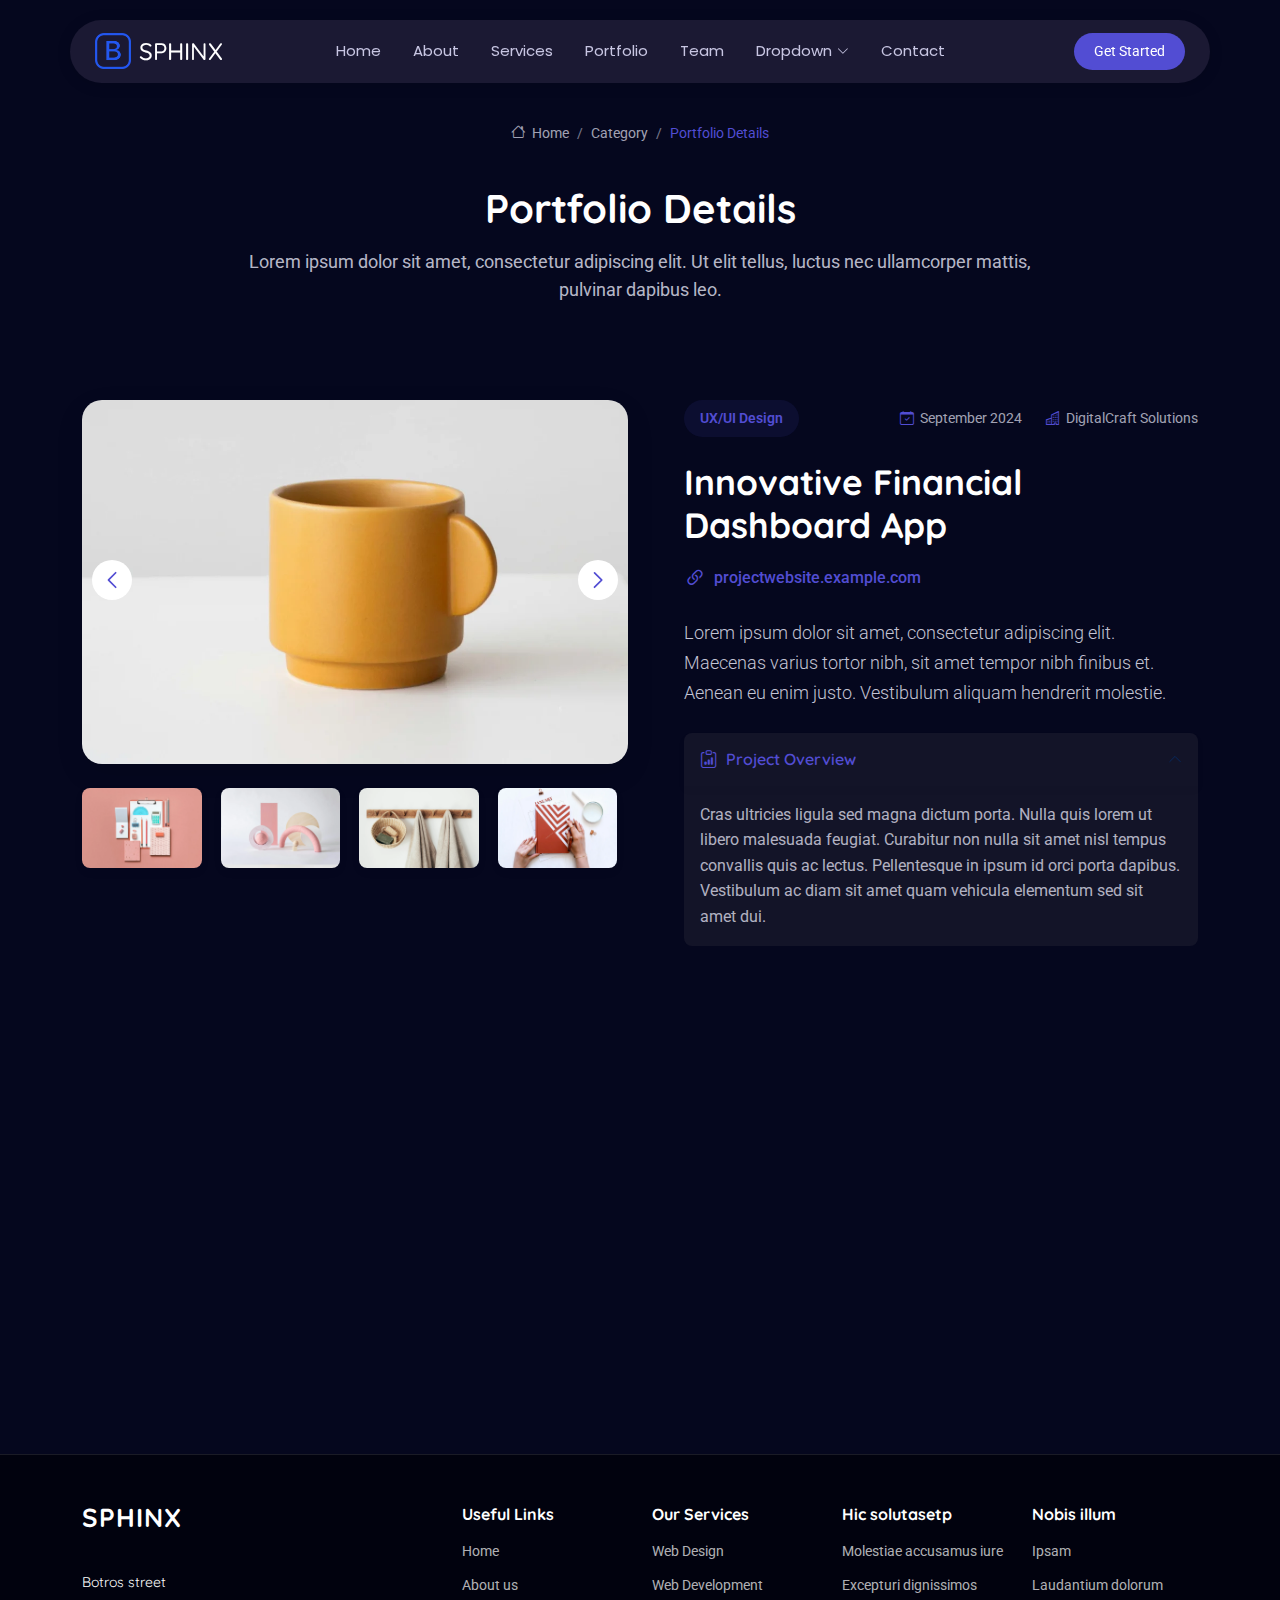
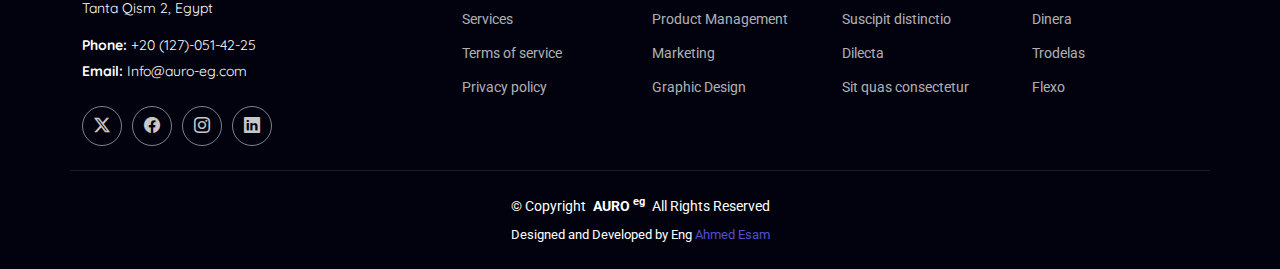
<file: portfolio-details.html>
<!DOCTYPE html>
<html lang="en">
  <head>
    <meta charset="utf-8" />
    <meta content="width=device-width, initial-scale=1.0" name="viewport" />
    <title>Portfolio Details - SPHINX Bootstrap Template</title>
    <meta name="description" content="" />
    <meta name="keywords" content="" />

    <!-- Favicons -->
    <link href="assets/img/favicon.png" rel="icon" />
    <link href="assets/img/apple-touch-icon.png" rel="apple-touch-icon" />

    <!-- Fonts -->
    <link href="https://fonts.googleapis.com" rel="preconnect" />
    <link href="https://fonts.gstatic.com" rel="preconnect" crossorigin />
    <link
      href="https://fonts.googleapis.com/css2?family=Roboto:ital,wght@0,100;0,300;0,400;0,500;0,700;0,900;1,100;1,300;1,400;1,500;1,700;1,900&family=Poppins:ital,wght@0,100;0,200;0,300;0,400;0,500;0,600;0,700;0,800;0,900;1,100;1,200;1,300;1,400;1,500;1,600;1,700;1,800;1,900&family=Quicksand:wght@300;400;500;600;700&display=swap"
      rel="stylesheet"
    />

    <!-- Vendor CSS Files -->
    <link
      href="assets/vendor/bootstrap/css/bootstrap.min.css"
      rel="stylesheet"
    />
    <link
      href="assets/vendor/bootstrap-icons/bootstrap-icons.css"
      rel="stylesheet"
    />
    <link href="assets/vendor/aos/aos.css" rel="stylesheet" />
    <link href="assets/vendor/swiper/swiper-bundle.min.css" rel="stylesheet" />
    <link
      href="assets/vendor/glightbox/css/glightbox.min.css"
      rel="stylesheet"
    />

    <!-- Main CSS File -->
    <link href="assets/css/main.css" rel="stylesheet" />
  </head>

  <body class="portfolio-details-page">
    <header id="header" class="header d-flex align-items-center sticky-top">
      <div
        class="header-container container-fluid container-xl position-relative d-flex align-items-center justify-content-between"
      >
        <a
          href="index.html"
          class="logo d-flex align-items-center me-auto me-xl-0"
        >
          <img src="assets/img/logo.webp" alt="">
          <h1 class="sitename">SPHINX</h1>
        </a>

        <nav id="navmenu" class="navmenu">
          <ul>
            <li><a href="#hero">Home</a></li>
            <li><a href="#about">About</a></li>
            <li><a href="#services">Services</a></li>
            <li><a href="#portfolio">Portfolio</a></li>
            <li><a href="#team">Team</a></li>
            <li class="dropdown">
              <a href="#"
                ><span>Dropdown</span>
                <i class="bi bi-chevron-down toggle-dropdown"></i
              ></a>
              <ul>
                <li><a href="#">Dropdown 1</a></li>
                <li class="dropdown">
                  <a href="#"
                    ><span>Deep Dropdown</span>
                    <i class="bi bi-chevron-down toggle-dropdown"></i
                  ></a>
                  <ul>
                    <li><a href="#">Deep Dropdown 1</a></li>
                    <li><a href="#">Deep Dropdown 2</a></li>
                    <li><a href="#">Deep Dropdown 3</a></li>
                    <li><a href="#">Deep Dropdown 4</a></li>
                    <li><a href="#">Deep Dropdown 5</a></li>
                  </ul>
                </li>
                <li><a href="#">Dropdown 2</a></li>
                <li><a href="#">Dropdown 3</a></li>
                <li><a href="#">Dropdown 4</a></li>
              </ul>
            </li>
            <li><a href="#contact">Contact</a></li>
          </ul>
          <i class="mobile-nav-toggle d-xl-none bi bi-list"></i>
        </nav>

        <a class="btn-getstarted" href="#about">Get Started</a>
      </div>
    </header>

    <main class="main">
      <!-- Page Title -->
      <div class="page-title">
        <div class="breadcrumbs">
          <nav aria-label="breadcrumb">
            <ol class="breadcrumb">
              <li class="breadcrumb-item">
                <a href="#"><i class="bi bi-house"></i> Home</a>
              </li>
              <li class="breadcrumb-item"><a href="#">Category</a></li>
              <li class="breadcrumb-item active current">Portfolio Details</li>
            </ol>
          </nav>
        </div>

        <div class="title-wrapper">
          <h1>Portfolio Details</h1>
          <p>
            Lorem ipsum dolor sit amet, consectetur adipiscing elit. Ut elit
            tellus, luctus nec ullamcorper mattis, pulvinar dapibus leo.
          </p>
        </div>
      </div>
      <!-- End Page Title -->

      <!-- Portfolio Details Section -->
      <section id="portfolio-details" class="portfolio-details section">
        <div class="container" data-aos="fade-up" data-aos-delay="100">
          <div class="row gy-4">
            <div class="col-lg-6" data-aos="fade-right">
              <div class="portfolio-details-media">
                <div class="main-image">
                  <div
                    class="portfolio-details-slider swiper init-swiper"
                    data-aos="zoom-in"
                  >
                    <script type="application/json" class="swiper-config">
                      {
                        "loop": true,
                        "speed": 1000,
                        "autoplay": {
                          "delay": 6000
                        },
                        "effect": "creative",
                        "creativeEffect": {
                          "prev": {
                            "shadow": true,
                            "translate": [0, 0, -400]
                          },
                          "next": {
                            "translate": ["100%", 0, 0]
                          }
                        },
                        "slidesPerView": 1,
                        "navigation": {
                          "nextEl": ".swiper-button-next",
                          "prevEl": ".swiper-button-prev"
                        }
                      }
                    </script>
                    <div class="swiper-wrapper">
                      <div class="swiper-slide">
                        <img
                          src="assets/img/portfolio/portfolio-5.webp"
                          alt="Portfolio Image"
                          class="img-fluid"
                        />
                      </div>
                      <div class="swiper-slide">
                        <img
                          src="assets/img/portfolio/portfolio-7.webp"
                          alt="Portfolio Image"
                          class="img-fluid"
                        />
                      </div>
                      <div class="swiper-slide">
                        <img
                          src="assets/img/portfolio/portfolio-8.webp"
                          alt="Portfolio Image"
                          class="img-fluid"
                        />
                      </div>
                    </div>
                    <div class="swiper-button-prev"></div>
                    <div class="swiper-button-next"></div>
                  </div>
                </div>

                <div
                  class="thumbnail-grid"
                  data-aos="fade-up"
                  data-aos-delay="200"
                >
                  <div class="row g-2 mt-3">
                    <div class="col-3">
                      <img
                        src="assets/img/portfolio/portfolio-4.webp"
                        alt="Gallery Image"
                        class="img-fluid glightbox"
                      />
                    </div>
                    <div class="col-3">
                      <img
                        src="assets/img/portfolio/portfolio-6.webp"
                        alt="Gallery Image"
                        class="img-fluid glightbox"
                      />
                    </div>
                    <div class="col-3">
                      <img
                        src="assets/img/portfolio/portfolio-11.webp"
                        alt="Gallery Image"
                        class="img-fluid glightbox"
                      />
                    </div>
                    <div class="col-3">
                      <img
                        src="assets/img/portfolio/portfolio-12.webp"
                        alt="Gallery Image"
                        class="img-fluid glightbox"
                      />
                    </div>
                  </div>
                </div>

                <div
                  class="tech-stack-badges"
                  data-aos="fade-up"
                  data-aos-delay="300"
                >
                  <span>Angular</span>
                  <span>Express.js</span>
                  <span>PostgreSQL</span>
                  <span>GraphQL</span>
                  <span>Firebase</span>
                </div>
              </div>
            </div>

            <div class="col-lg-6" data-aos="fade-left">
              <div class="portfolio-details-content">
                <div class="project-meta">
                  <div class="badge-wrapper">
                    <span class="project-badge">UX/UI Design</span>
                  </div>
                  <div class="date-client">
                    <div class="meta-item">
                      <i class="bi bi-calendar-check"></i>
                      <span>September 2024</span>
                    </div>
                    <div class="meta-item">
                      <i class="bi bi-buildings"></i>
                      <span>DigitalCraft Solutions</span>
                    </div>
                  </div>
                </div>

                <h2 class="project-title">
                  Innovative Financial Dashboard App
                </h2>

                <div class="project-website">
                  <i class="bi bi-link-45deg"></i>
                  <a href="#" target="_blank">projectwebsite.example.com</a>
                </div>

                <div class="project-overview">
                  <p class="lead">
                    Lorem ipsum dolor sit amet, consectetur adipiscing elit.
                    Maecenas varius tortor nibh, sit amet tempor nibh finibus
                    et. Aenean eu enim justo. Vestibulum aliquam hendrerit
                    molestie.
                  </p>

                  <div
                    class="accordion project-accordion"
                    id="portfolio-details-projectAccordion"
                  >
                    <div class="accordion-item" data-aos="fade-up">
                      <h2 class="accordion-header">
                        <button
                          class="accordion-button"
                          type="button"
                          data-bs-toggle="collapse"
                          data-bs-target="#portfolio-details-collapse-1"
                          aria-expanded="true"
                          aria-controls="collapseOne"
                        >
                          <i class="bi bi-clipboard-data me-2"></i> Project
                          Overview
                        </button>
                      </h2>
                      <div
                        id="portfolio-details-collapse-1"
                        class="accordion-collapse collapse show"
                        data-bs-parent="#portfolio-details-projectAccordion"
                      >
                        <div class="accordion-body">
                          <p>
                            Cras ultricies ligula sed magna dictum porta. Nulla
                            quis lorem ut libero malesuada feugiat. Curabitur
                            non nulla sit amet nisl tempus convallis quis ac
                            lectus. Pellentesque in ipsum id orci porta dapibus.
                            Vestibulum ac diam sit amet quam vehicula elementum
                            sed sit amet dui.
                          </p>
                        </div>
                      </div>
                    </div>

                    <div
                      class="accordion-item"
                      data-aos="fade-up"
                      data-aos-delay="100"
                    >
                      <h2 class="accordion-header">
                        <button
                          class="accordion-button collapsed"
                          type="button"
                          data-bs-toggle="collapse"
                          data-bs-target="#portfolio-details-collapse-2"
                          aria-expanded="false"
                          aria-controls="collapseTwo"
                        >
                          <i class="bi bi-exclamation-diamond me-2"></i> The
                          Challenge
                        </button>
                      </h2>
                      <div
                        id="portfolio-details-collapse-2"
                        class="accordion-collapse collapse"
                        data-bs-parent="#portfolio-details-projectAccordion"
                      >
                        <div class="accordion-body">
                          <p>
                            Mauris blandit aliquet elit, eget tincidunt nibh
                            pulvinar a. Vivamus suscipit tortor eget felis
                            porttitor volutpat. Curabitur aliquet quam id dui
                            posuere blandit. Praesent sapien massa, convallis a
                            pellentesque nec, egestas non nisi. Sed porttitor
                            lectus nibh.
                          </p>
                        </div>
                      </div>
                    </div>

                    <div
                      class="accordion-item"
                      data-aos="fade-up"
                      data-aos-delay="200"
                    >
                      <h2 class="accordion-header">
                        <button
                          class="accordion-button collapsed"
                          type="button"
                          data-bs-toggle="collapse"
                          data-bs-target="#portfolio-details-collapse-3"
                          aria-expanded="false"
                          aria-controls="collapseThree"
                        >
                          <i class="bi bi-award me-2"></i> The Solution
                        </button>
                      </h2>
                      <div
                        id="portfolio-details-collapse-3"
                        class="accordion-collapse collapse"
                        data-bs-parent="#portfolio-details-projectAccordion"
                      >
                        <div class="accordion-body">
                          <p>
                            Donec sollicitudin molestie malesuada. Curabitur
                            arcu erat, accumsan id imperdiet et, porttitor at
                            sem. Vestibulum ante ipsum primis in faucibus orci
                            luctus et ultrices posuere cubilia Curae; Donec
                            velit neque, auctor sit amet aliquam vel,
                            ullamcorper sit amet ligula.
                          </p>
                        </div>
                      </div>
                    </div>
                  </div>
                </div>

                <div
                  class="project-features"
                  data-aos="fade-up"
                  data-aos-delay="300"
                >
                  <h3><i class="bi bi-stars"></i> Key Features</h3>
                  <div class="row g-3">
                    <div class="col-md-6">
                      <ul class="feature-list">
                        <li>
                          <i class="bi bi-check2-circle"></i> Real-time Data
                          Visualization
                        </li>
                        <li>
                          <i class="bi bi-check2-circle"></i> User Role
                          Management
                        </li>
                        <li>
                          <i class="bi bi-check2-circle"></i> Secure
                          Authentication
                        </li>
                      </ul>
                    </div>
                    <div class="col-md-6">
                      <ul class="feature-list">
                        <li>
                          <i class="bi bi-check2-circle"></i> Customizable
                          Dashboards
                        </li>
                        <li>
                          <i class="bi bi-check2-circle"></i> Data Export
                          Options
                        </li>
                        <li>
                          <i class="bi bi-check2-circle"></i> Multi-device
                          Support
                        </li>
                      </ul>
                    </div>
                  </div>
                </div>

                <div
                  class="cta-buttons"
                  data-aos="fade-up"
                  data-aos-delay="400"
                >
                  <a href="#" class="btn-view-project">View Live Project</a>
                  <a href="#" class="btn-next-project"
                    >Next Project <i class="bi bi-arrow-right"></i
                  ></a>
                </div>
              </div>
            </div>
          </div>
        </div>
      </section>
      <!-- /Portfolio Details Section -->
    </main>

    <footer id="footer" class="footer position-relative dark-background">
      <div class="container footer-top">
        <div class="row gy-4">
          <div class="col-lg-4 col-md-6 footer-about">
            <a href="index.html" class="logo d-flex align-items-center">
              <span class="sitename">SPHINX</span>
            </a>
            <div class="footer-contact pt-3">
              <p>Botros street</p>
              <p>Tanta Qism 2, Egypt</p>
              <p class="mt-3">
                <strong>Phone:</strong> <span>+20 (127)-051-42-25</span>
              </p>
              <p><strong>Email:</strong> <span>Info@auro-eg.com</span></p>
            </div>
            <div class="social-links d-flex mt-4">
              <a href=""><i class="bi bi-twitter-x"></i></a>
              <a href=""><i class="bi bi-facebook"></i></a>
              <a href=""><i class="bi bi-instagram"></i></a>
              <a href=""><i class="bi bi-linkedin"></i></a>
            </div>
          </div>

          <div class="col-lg-2 col-md-3 footer-links">
            <h4>Useful Links</h4>
            <ul>
              <li><a href="#">Home</a></li>
              <li><a href="#">About us</a></li>
              <li><a href="#">Services</a></li>
              <li><a href="#">Terms of service</a></li>
              <li><a href="#">Privacy policy</a></li>
            </ul>
          </div>

          <div class="col-lg-2 col-md-3 footer-links">
            <h4>Our Services</h4>
            <ul>
              <li><a href="#">Web Design</a></li>
              <li><a href="#">Web Development</a></li>
              <li><a href="#">Product Management</a></li>
              <li><a href="#">Marketing</a></li>
              <li><a href="#">Graphic Design</a></li>
            </ul>
          </div>

          <div class="col-lg-2 col-md-3 footer-links">
            <h4>Hic solutasetp</h4>
            <ul>
              <li><a href="#">Molestiae accusamus iure</a></li>
              <li><a href="#">Excepturi dignissimos</a></li>
              <li><a href="#">Suscipit distinctio</a></li>
              <li><a href="#">Dilecta</a></li>
              <li><a href="#">Sit quas consectetur</a></li>
            </ul>
          </div>

          <div class="col-lg-2 col-md-3 footer-links">
            <h4>Nobis illum</h4>
            <ul>
              <li><a href="#">Ipsam</a></li>
              <li><a href="#">Laudantium dolorum</a></li>
              <li><a href="#">Dinera</a></li>
              <li><a href="#">Trodelas</a></li>
              <li><a href="#">Flexo</a></li>
            </ul>
          </div>
        </div>
      </div>

      <div class="container copyright text-center mt-4">
        <p>
          © <span>Copyright</span>
          <strong class="px-1 sitename">AURO <sup>eg</sup></strong>
          <span>All Rights Reserved</span>
        </p>
        <div class="credits">
          Designed and Developed by Eng <a href="#">Ahmed Esam</a>
        </div>
      </div>
    </footer>

    <!-- Scroll Top -->
    <a
      href="#"
      id="scroll-top"
      class="scroll-top d-flex align-items-center justify-content-center"
      ><i class="bi bi-arrow-up-short"></i
    ></a>

    <!-- Preloader -->
    <div id="preloader"></div>

    <!-- Vendor JS Files -->
    <script src="assets/vendor/bootstrap/js/bootstrap.bundle.min.js"></script>
    <script src="assets/vendor/php-email-form/validate.js"></script>
    <script src="assets/vendor/aos/aos.js"></script>
    <script src="assets/vendor/purecounter/purecounter_vanilla.js"></script>
    <script src="assets/vendor/imagesloaded/imagesloaded.pkgd.min.js"></script>
    <script src="assets/vendor/isotope-layout/isotope.pkgd.min.js"></script>
    <script src="assets/vendor/swiper/swiper-bundle.min.js"></script>
    <script src="assets/vendor/glightbox/js/glightbox.min.js"></script>

    <!-- Main JS File -->
    <script src="assets/js/main.js"></script>
  </body>
</html>
</file>
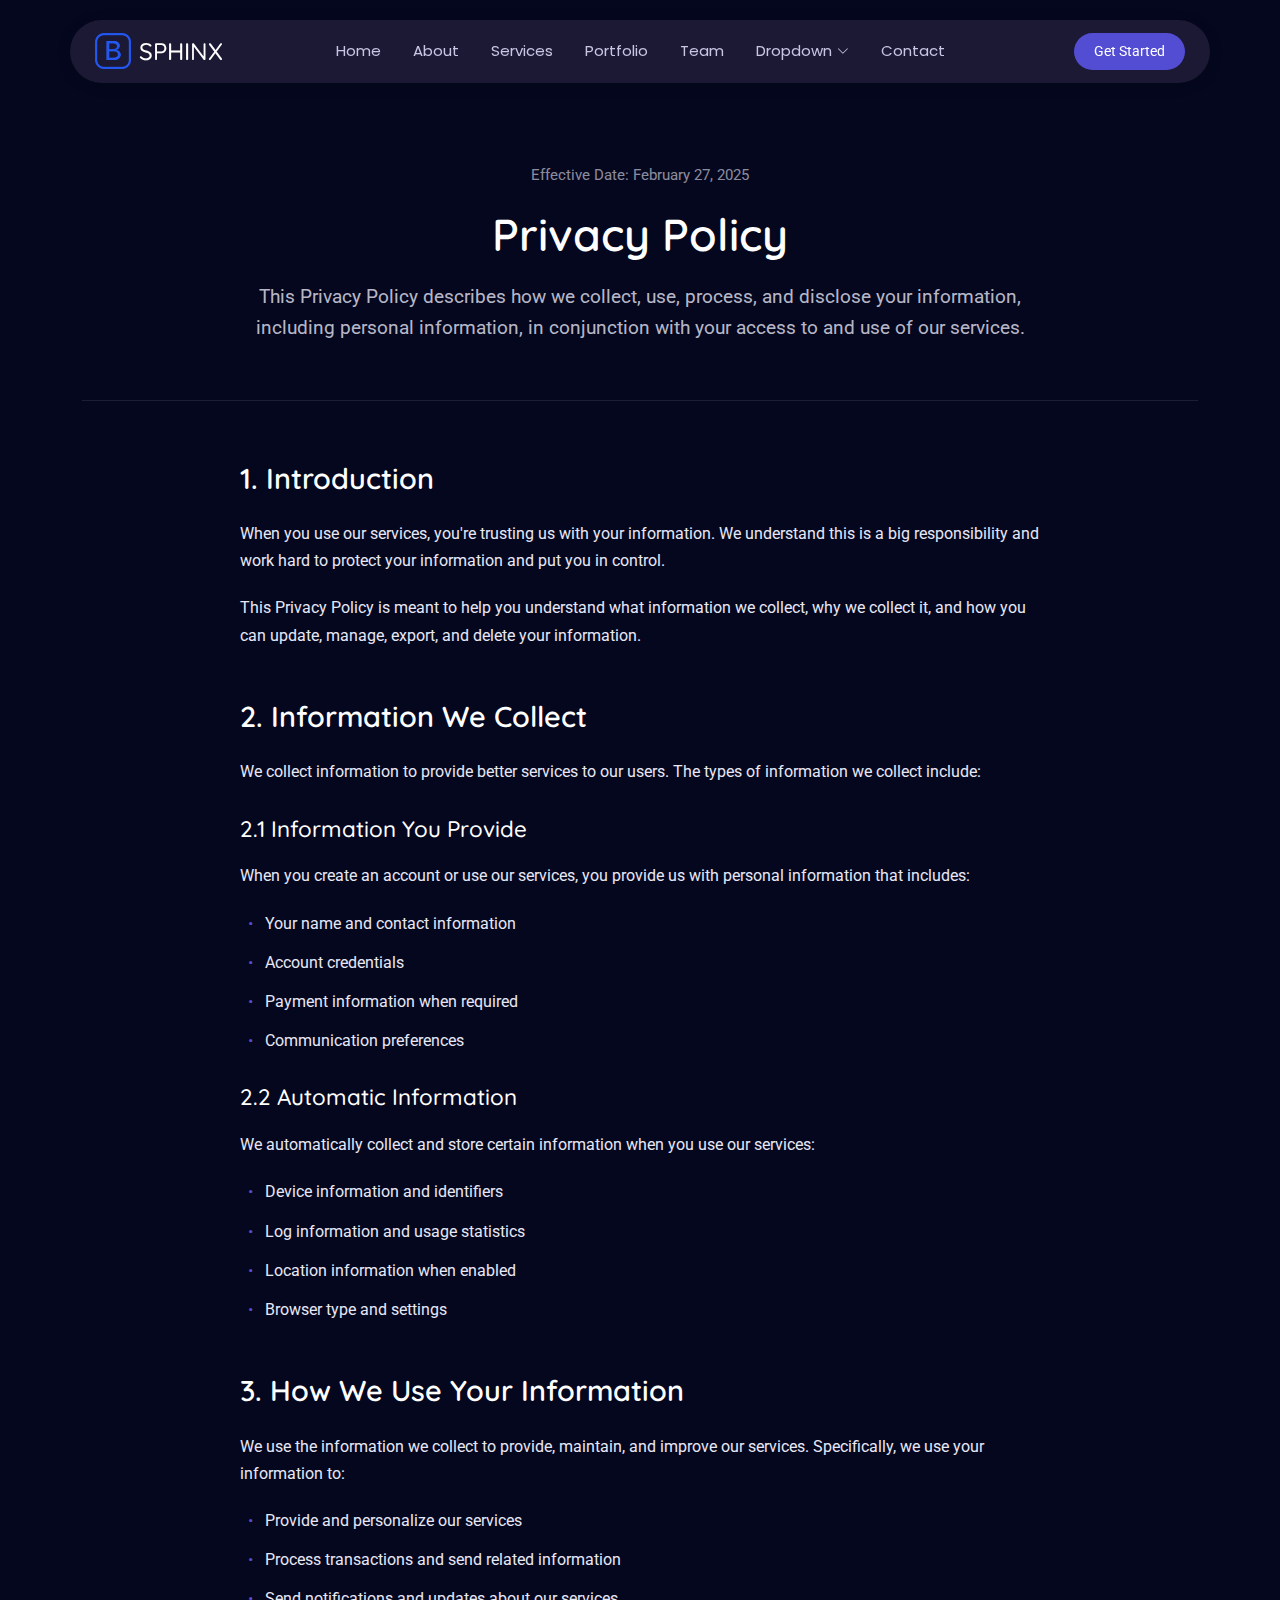
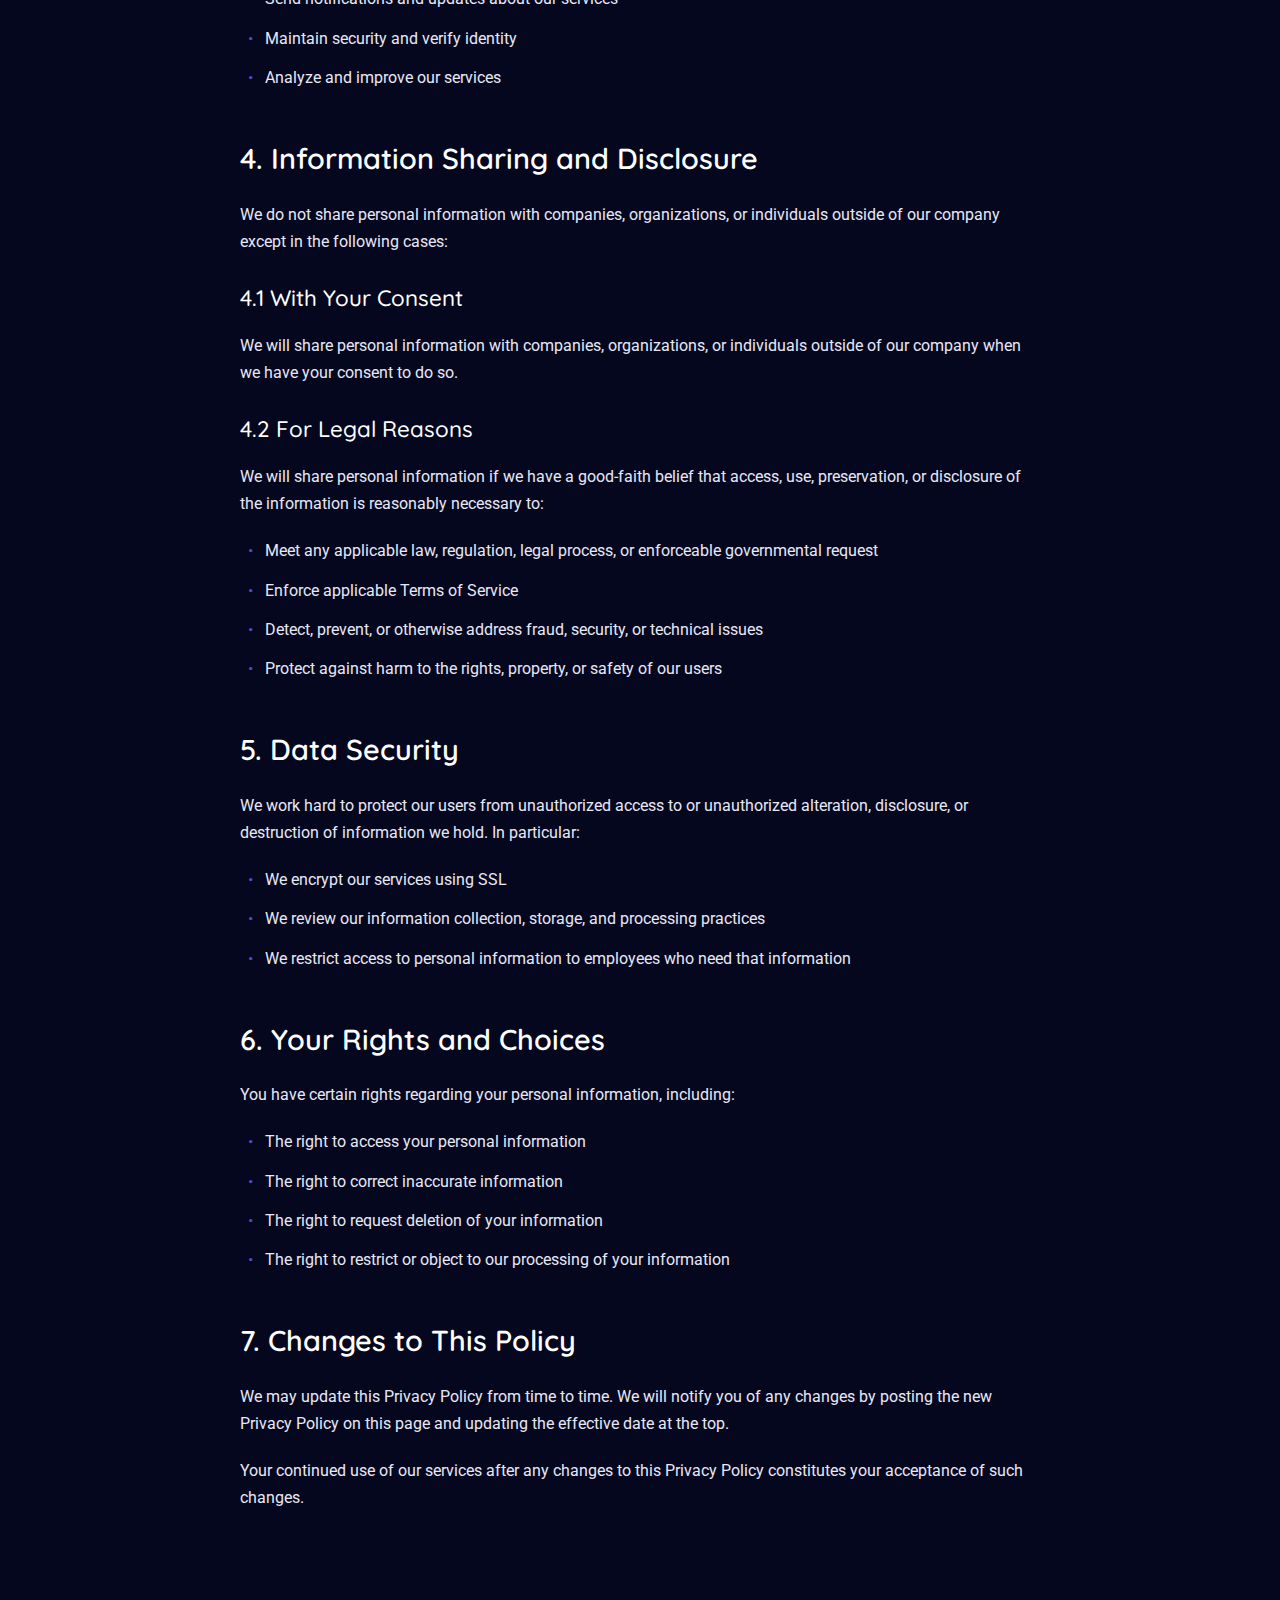
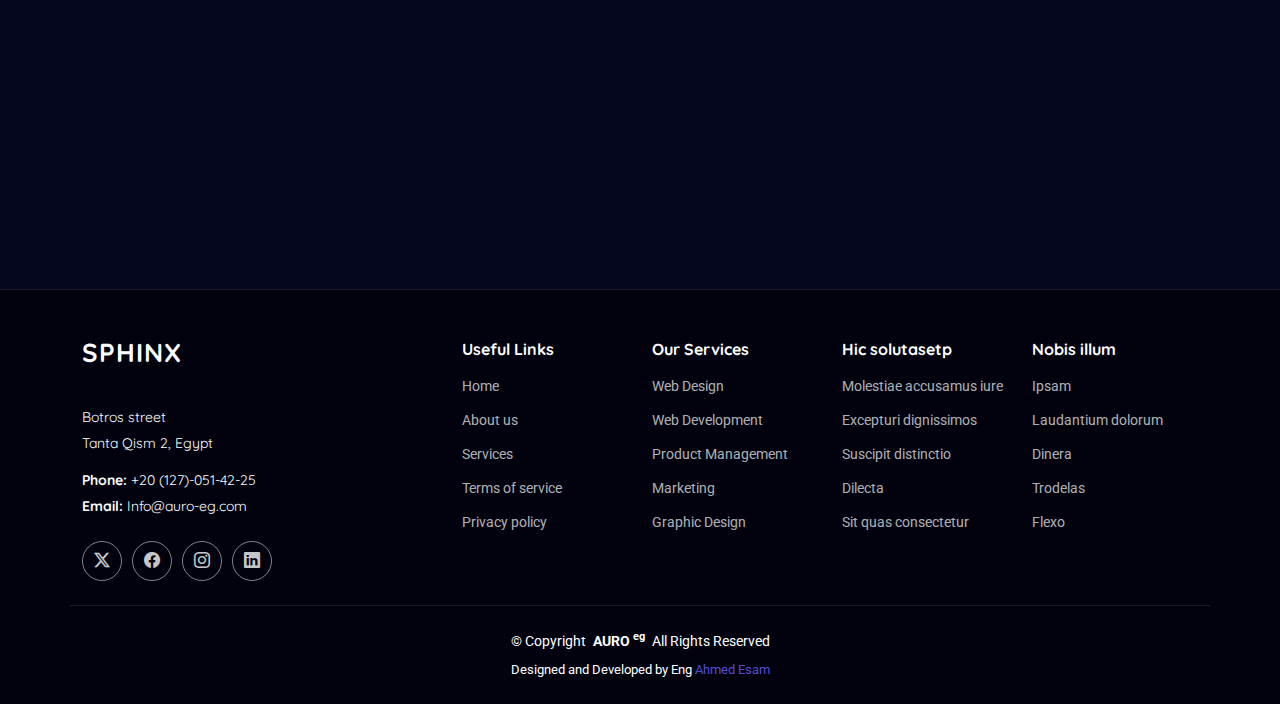
<file: privacy.html>
<!DOCTYPE html>
<html lang="en">
  <head>
    <meta charset="utf-8" />
    <meta content="width=device-width, initial-scale=1.0" name="viewport" />
    <title>Privacy - Sphinx</title>
    <meta name="description" content="" />
    <meta name="keywords" content="" />

    <!-- Favicons -->
    <link href="assets/img/favicon.png" rel="icon" />
    <link href="assets/img/apple-touch-icon.png" rel="apple-touch-icon" />

    <!-- Fonts -->
    <link href="https://fonts.googleapis.com" rel="preconnect" />
    <link href="https://fonts.gstatic.com" rel="preconnect" crossorigin />
    <link
      href="https://fonts.googleapis.com/css2?family=Roboto:ital,wght@0,100;0,300;0,400;0,500;0,700;0,900;1,100;1,300;1,400;1,500;1,700;1,900&family=Poppins:ital,wght@0,100;0,200;0,300;0,400;0,500;0,600;0,700;0,800;0,900;1,100;1,200;1,300;1,400;1,500;1,600;1,700;1,800;1,900&family=Quicksand:wght@300;400;500;600;700&display=swap"
      rel="stylesheet"
    />

    <!-- Vendor CSS Files -->
    <link
      href="assets/vendor/bootstrap/css/bootstrap.min.css"
      rel="stylesheet"
    />
    <link
      href="assets/vendor/bootstrap-icons/bootstrap-icons.css"
      rel="stylesheet"
    />
    <link href="assets/vendor/aos/aos.css" rel="stylesheet" />
    <link href="assets/vendor/swiper/swiper-bundle.min.css" rel="stylesheet" />
    <link
      href="assets/vendor/glightbox/css/glightbox.min.css"
      rel="stylesheet"
    />

    <!-- Main CSS File -->
    <link href="assets/css/main.css" rel="stylesheet" />
  </head>

  <body class="privacy-page">
    <header id="header" class="header d-flex align-items-center sticky-top">
      <div
        class="header-container container-fluid container-xl position-relative d-flex align-items-center justify-content-between"
      >
        <a
          href="index.html"
          class="logo d-flex align-items-center me-auto me-xl-0"
        >
          <!-- Uncomment the line below if you also wish to use an image logo -->
          <img src="assets/img/logo.webp" alt="" />
          <h1 class="sitename">SPHINX</h1>
        </a>

        <nav id="navmenu" class="navmenu">
          <ul>
            <li><a href="#hero">Home</a></li>
            <li><a href="#about">About</a></li>
            <li><a href="#services">Services</a></li>
            <li><a href="#portfolio">Portfolio</a></li>
            <li><a href="#team">Team</a></li>
            <li class="dropdown">
              <a href="#"
                ><span>Dropdown</span>
                <i class="bi bi-chevron-down toggle-dropdown"></i
              ></a>
              <ul>
                <li><a href="#">Dropdown 1</a></li>
                <li class="dropdown">
                  <a href="#"
                    ><span>Deep Dropdown</span>
                    <i class="bi bi-chevron-down toggle-dropdown"></i
                  ></a>
                  <ul>
                    <li><a href="#">Deep Dropdown 1</a></li>
                    <li><a href="#">Deep Dropdown 2</a></li>
                    <li><a href="#">Deep Dropdown 3</a></li>
                    <li><a href="#">Deep Dropdown 4</a></li>
                    <li><a href="#">Deep Dropdown 5</a></li>
                  </ul>
                </li>
                <li><a href="#">Dropdown 2</a></li>
                <li><a href="#">Dropdown 3</a></li>
                <li><a href="#">Dropdown 4</a></li>
              </ul>
            </li>
            <li><a href="#contact">Contact</a></li>
          </ul>
          <i class="mobile-nav-toggle d-xl-none bi bi-list"></i>
        </nav>

        <a class="btn-getstarted" href="#about">Get Started</a>
      </div>
    </header>

    <main class="main">
      <!-- Privacy Section -->
      <section id="privacy" class="privacy section">
        <div class="container" data-aos="fade-up">
          <!-- Header -->
          <div class="privacy-header" data-aos="fade-up">
            <div class="header-content">
              <div class="last-updated">Effective Date: February 27, 2025</div>
              <h1>Privacy Policy</h1>
              <p class="intro-text">
                This Privacy Policy describes how we collect, use, process, and
                disclose your information, including personal information, in
                conjunction with your access to and use of our services.
              </p>
            </div>
          </div>

          <!-- Main Content -->
          <div class="privacy-content" data-aos="fade-up">
            <!-- Introduction -->
            <div class="content-section">
              <h2>1. Introduction</h2>
              <p>
                When you use our services, you're trusting us with your
                information. We understand this is a big responsibility and work
                hard to protect your information and put you in control.
              </p>
              <p>
                This Privacy Policy is meant to help you understand what
                information we collect, why we collect it, and how you can
                update, manage, export, and delete your information.
              </p>
            </div>

            <!-- Information Collection -->
            <div class="content-section">
              <h2>2. Information We Collect</h2>
              <p>
                We collect information to provide better services to our users.
                The types of information we collect include:
              </p>

              <h3>2.1 Information You Provide</h3>
              <p>
                When you create an account or use our services, you provide us
                with personal information that includes:
              </p>
              <ul>
                <li>Your name and contact information</li>
                <li>Account credentials</li>
                <li>Payment information when required</li>
                <li>Communication preferences</li>
              </ul>

              <h3>2.2 Automatic Information</h3>
              <p>
                We automatically collect and store certain information when you
                use our services:
              </p>
              <ul>
                <li>Device information and identifiers</li>
                <li>Log information and usage statistics</li>
                <li>Location information when enabled</li>
                <li>Browser type and settings</li>
              </ul>
            </div>

            <!-- Use of Information -->
            <div class="content-section">
              <h2>3. How We Use Your Information</h2>
              <p>
                We use the information we collect to provide, maintain, and
                improve our services. Specifically, we use your information to:
              </p>
              <ul>
                <li>Provide and personalize our services</li>
                <li>Process transactions and send related information</li>
                <li>Send notifications and updates about our services</li>
                <li>Maintain security and verify identity</li>
                <li>Analyze and improve our services</li>
              </ul>
            </div>

            <!-- Information Sharing -->
            <div class="content-section">
              <h2>4. Information Sharing and Disclosure</h2>
              <p>
                We do not share personal information with companies,
                organizations, or individuals outside of our company except in
                the following cases:
              </p>

              <h3>4.1 With Your Consent</h3>
              <p>
                We will share personal information with companies,
                organizations, or individuals outside of our company when we
                have your consent to do so.
              </p>

              <h3>4.2 For Legal Reasons</h3>
              <p>
                We will share personal information if we have a good-faith
                belief that access, use, preservation, or disclosure of the
                information is reasonably necessary to:
              </p>
              <ul>
                <li>
                  Meet any applicable law, regulation, legal process, or
                  enforceable governmental request
                </li>
                <li>Enforce applicable Terms of Service</li>
                <li>
                  Detect, prevent, or otherwise address fraud, security, or
                  technical issues
                </li>
                <li>
                  Protect against harm to the rights, property, or safety of our
                  users
                </li>
              </ul>
            </div>

            <!-- Data Security -->
            <div class="content-section">
              <h2>5. Data Security</h2>
              <p>
                We work hard to protect our users from unauthorized access to or
                unauthorized alteration, disclosure, or destruction of
                information we hold. In particular:
              </p>
              <ul>
                <li>We encrypt our services using SSL</li>
                <li>
                  We review our information collection, storage, and processing
                  practices
                </li>
                <li>
                  We restrict access to personal information to employees who
                  need that information
                </li>
              </ul>
            </div>

            <!-- Your Rights -->
            <div class="content-section">
              <h2>6. Your Rights and Choices</h2>
              <p>
                You have certain rights regarding your personal information,
                including:
              </p>
              <ul>
                <li>The right to access your personal information</li>
                <li>The right to correct inaccurate information</li>
                <li>The right to request deletion of your information</li>
                <li>
                  The right to restrict or object to our processing of your
                  information
                </li>
              </ul>
            </div>

            <!-- Policy Updates -->
            <div class="content-section">
              <h2>7. Changes to This Policy</h2>
              <p>
                We may update this Privacy Policy from time to time. We will
                notify you of any changes by posting the new Privacy Policy on
                this page and updating the effective date at the top.
              </p>
              <p>
                Your continued use of our services after any changes to this
                Privacy Policy constitutes your acceptance of such changes.
              </p>
            </div>
          </div>

          <!-- Contact Section -->
          <div class="privacy-contact" data-aos="fade-up">
            <h2>Contact Us</h2>
            <p>
              If you have any questions about this Privacy Policy or our
              practices, please contact us:
            </p>
            <div class="contact-details">
              <p><strong>Email:</strong> privacy@example.com</p>
              <p>
                <strong>Address:</strong> 123 Privacy Street, Security City,
                12345
              </p>
            </div>
          </div>
        </div>
      </section>
      <!-- /Privacy Section -->
    </main>

    <footer id="footer" class="footer position-relative dark-background">
      <div class="container footer-top">
        <div class="row gy-4">
          <div class="col-lg-4 col-md-6 footer-about">
            <a href="index.html" class="logo d-flex align-items-center">
              <span class="sitename">SPHINX</span>
            </a>
            <div class="footer-contact pt-3">
              <p>Botros street</p>
              <p>Tanta Qism 2, Egypt</p>
              <p class="mt-3">
                <strong>Phone:</strong> <span>+20 (127)-051-42-25</span>
              </p>
              <p><strong>Email:</strong> <span>Info@auro-eg.com</span></p>
            </div>
            <div class="social-links d-flex mt-4">
              <a href=""><i class="bi bi-twitter-x"></i></a>
              <a href=""><i class="bi bi-facebook"></i></a>
              <a href=""><i class="bi bi-instagram"></i></a>
              <a href=""><i class="bi bi-linkedin"></i></a>
            </div>
          </div>

          <div class="col-lg-2 col-md-3 footer-links">
            <h4>Useful Links</h4>
            <ul>
              <li><a href="#">Home</a></li>
              <li><a href="#">About us</a></li>
              <li><a href="#">Services</a></li>
              <li><a href="#">Terms of service</a></li>
              <li><a href="#">Privacy policy</a></li>
            </ul>
          </div>

          <div class="col-lg-2 col-md-3 footer-links">
            <h4>Our Services</h4>
            <ul>
              <li><a href="#">Web Design</a></li>
              <li><a href="#">Web Development</a></li>
              <li><a href="#">Product Management</a></li>
              <li><a href="#">Marketing</a></li>
              <li><a href="#">Graphic Design</a></li>
            </ul>
          </div>

          <div class="col-lg-2 col-md-3 footer-links">
            <h4>Hic solutasetp</h4>
            <ul>
              <li><a href="#">Molestiae accusamus iure</a></li>
              <li><a href="#">Excepturi dignissimos</a></li>
              <li><a href="#">Suscipit distinctio</a></li>
              <li><a href="#">Dilecta</a></li>
              <li><a href="#">Sit quas consectetur</a></li>
            </ul>
          </div>

          <div class="col-lg-2 col-md-3 footer-links">
            <h4>Nobis illum</h4>
            <ul>
              <li><a href="#">Ipsam</a></li>
              <li><a href="#">Laudantium dolorum</a></li>
              <li><a href="#">Dinera</a></li>
              <li><a href="#">Trodelas</a></li>
              <li><a href="#">Flexo</a></li>
            </ul>
          </div>
        </div>
      </div>

      <div class="container copyright text-center mt-4">
        <p>
          © <span>Copyright</span>
          <strong class="px-1 sitename">AURO <sup>eg</sup></strong>
          <span>All Rights Reserved</span>
        </p>
        <div class="credits">
          Designed and Developed by Eng <a href="#">Ahmed Esam</a>
        </div>
      </div>
    </footer>

    <!-- Scroll Top -->
    <a
      href="#"
      id="scroll-top"
      class="scroll-top d-flex align-items-center justify-content-center"
      ><i class="bi bi-arrow-up-short"></i
    ></a>

    <!-- Preloader -->
    <div id="preloader"></div>

    <!-- Vendor JS Files -->
    <script src="assets/vendor/bootstrap/js/bootstrap.bundle.min.js"></script>
    <script src="assets/vendor/php-email-form/validate.js"></script>
    <script src="assets/vendor/aos/aos.js"></script>
    <script src="assets/vendor/purecounter/purecounter_vanilla.js"></script>
    <script src="assets/vendor/imagesloaded/imagesloaded.pkgd.min.js"></script>
    <script src="assets/vendor/isotope-layout/isotope.pkgd.min.js"></script>
    <script src="assets/vendor/swiper/swiper-bundle.min.js"></script>
    <script src="assets/vendor/glightbox/js/glightbox.min.js"></script>

    <!-- Main JS File -->
    <script src="assets/js/main.js"></script>
  </body>
</html>
</file>
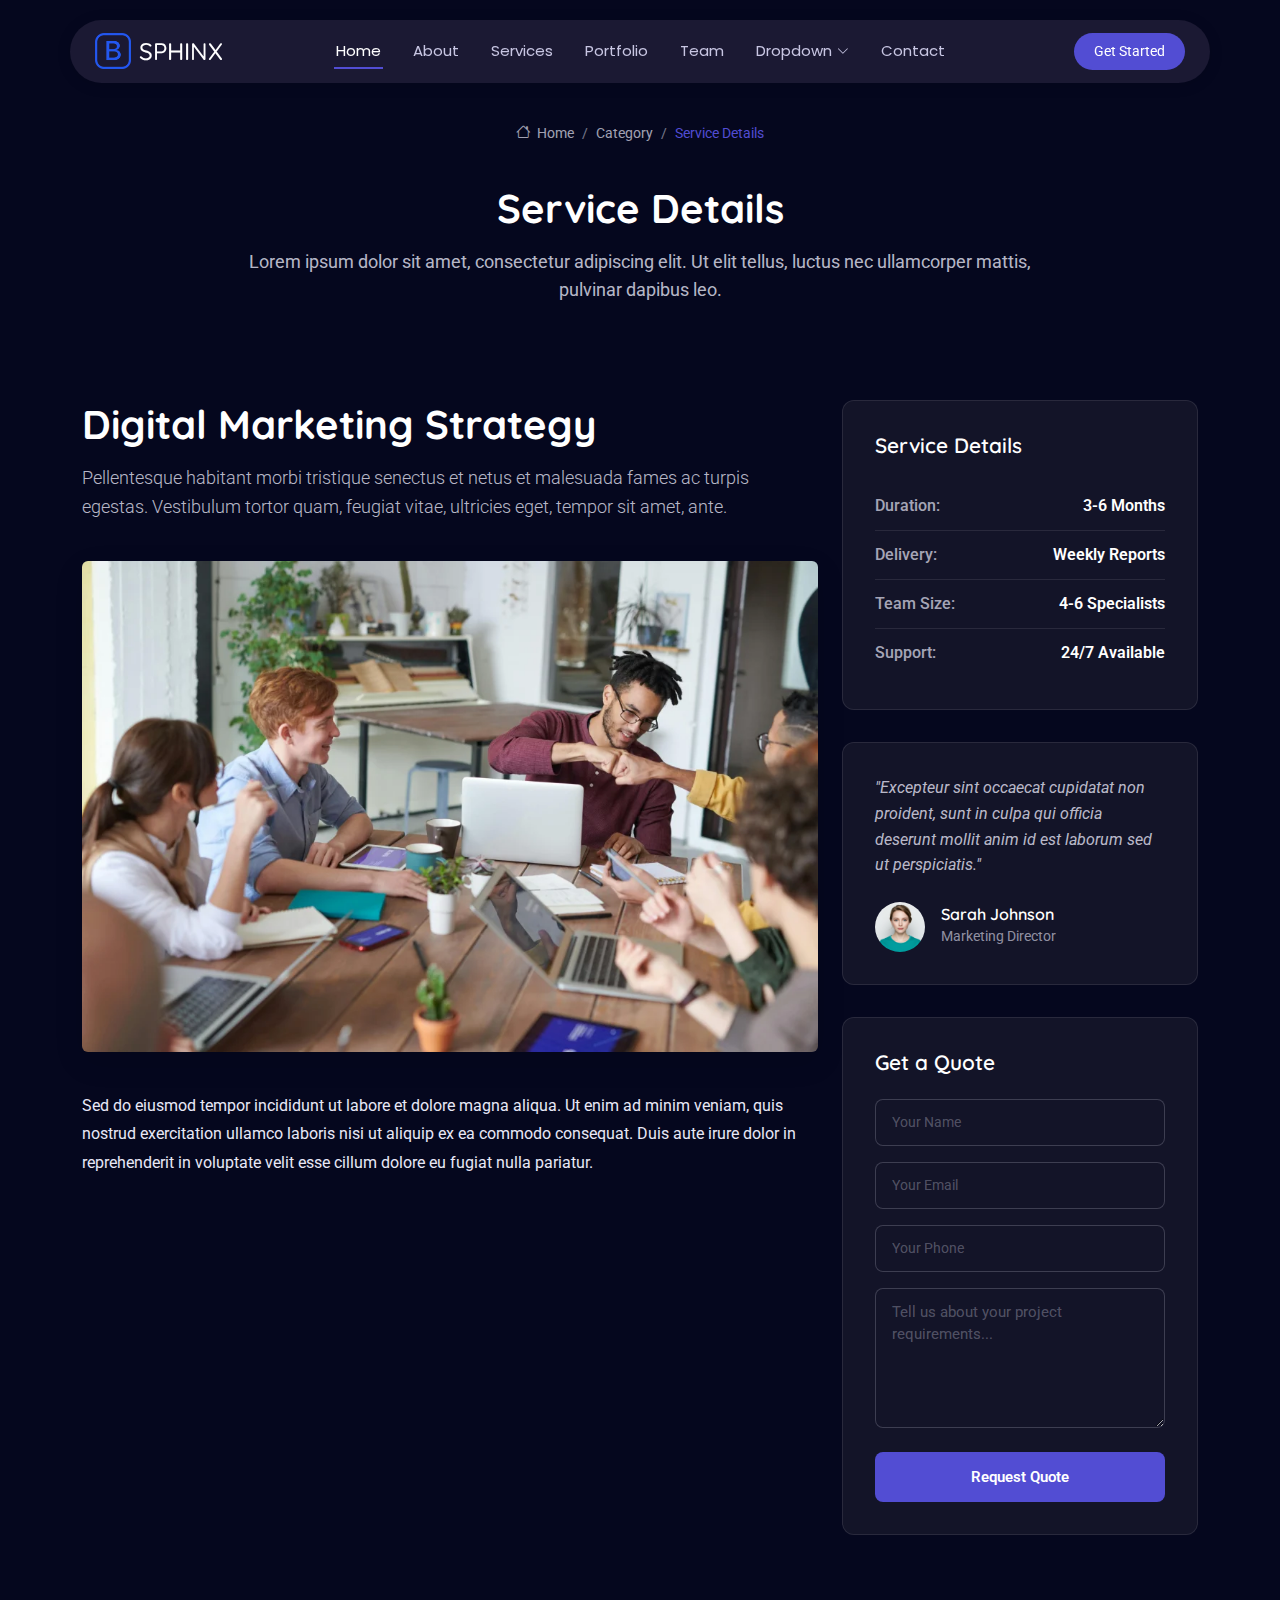
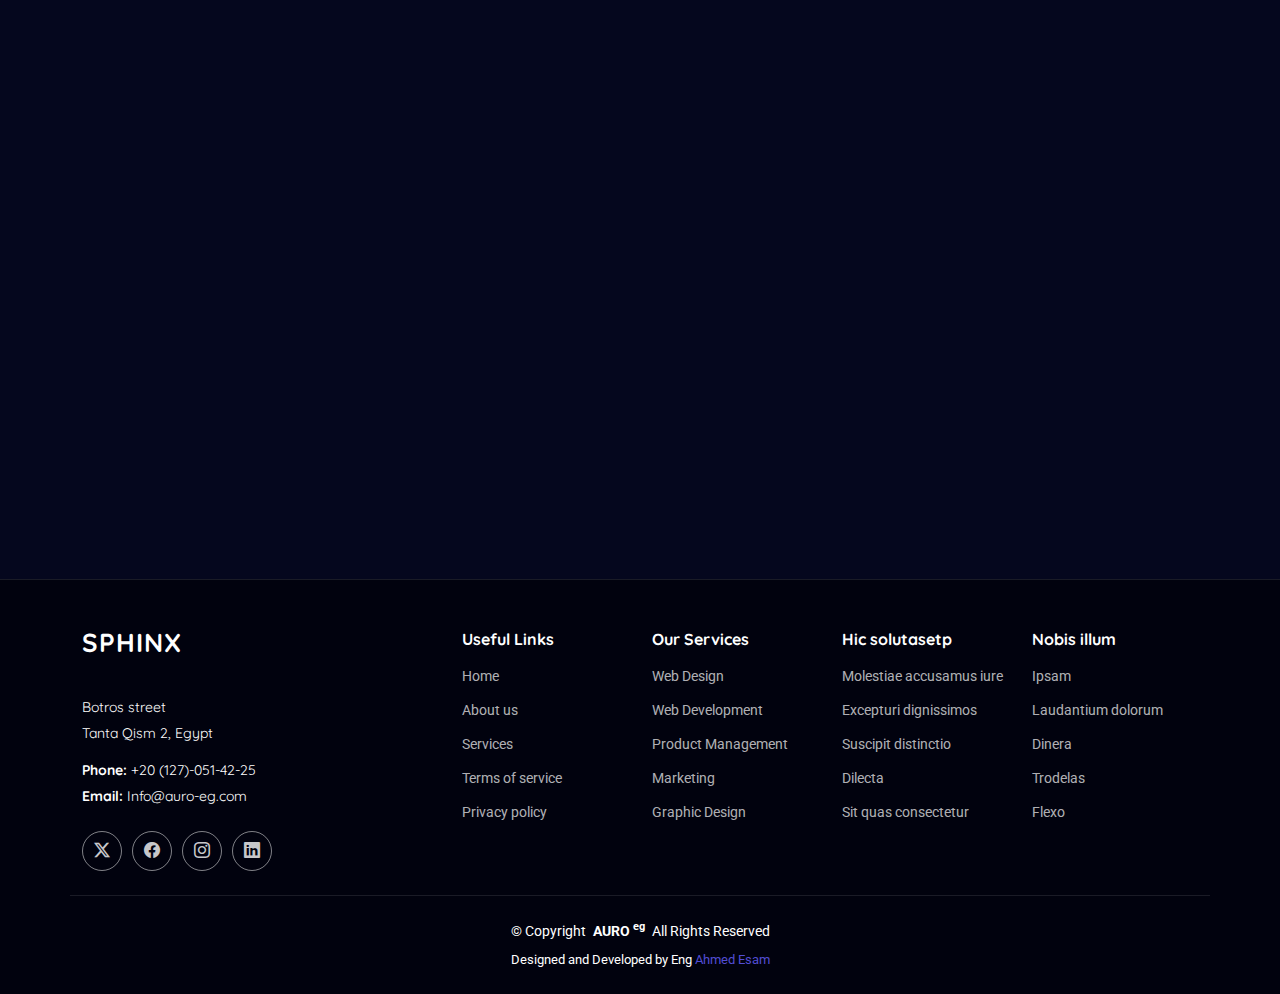
<file: service-details.html>
<!DOCTYPE html>
<html lang="en">

<head>
  <meta charset="utf-8">
  <meta content="width=device-width, initial-scale=1.0" name="viewport">
  <title>Service Details - Sphinx</title>
  <meta name="description" content="">
  <meta name="keywords" content="">

  <!-- Favicons -->
  <link href="assets/img/favicon.png" rel="icon">
  <link href="assets/img/apple-touch-icon.png" rel="apple-touch-icon">

  <!-- Fonts -->
  <link href="https://fonts.googleapis.com" rel="preconnect">
  <link href="https://fonts.gstatic.com" rel="preconnect" crossorigin>
  <link href="https://fonts.googleapis.com/css2?family=Roboto:ital,wght@0,100;0,300;0,400;0,500;0,700;0,900;1,100;1,300;1,400;1,500;1,700;1,900&family=Poppins:ital,wght@0,100;0,200;0,300;0,400;0,500;0,600;0,700;0,800;0,900;1,100;1,200;1,300;1,400;1,500;1,600;1,700;1,800;1,900&family=Quicksand:wght@300;400;500;600;700&display=swap" rel="stylesheet">

  <!-- Vendor CSS Files -->
  <link href="assets/vendor/bootstrap/css/bootstrap.min.css" rel="stylesheet">
  <link href="assets/vendor/bootstrap-icons/bootstrap-icons.css" rel="stylesheet">
  <link href="assets/vendor/aos/aos.css" rel="stylesheet">
  <link href="assets/vendor/swiper/swiper-bundle.min.css" rel="stylesheet">
  <link href="assets/vendor/glightbox/css/glightbox.min.css" rel="stylesheet">

  <!-- Main CSS File -->
  <link href="assets/css/main.css" rel="stylesheet">
</head>

<body class="service-details-page">

  <header id="header" class="header d-flex align-items-center sticky-top">

      <div
        class="header-container container-fluid container-xl position-relative d-flex align-items-center justify-content-between"
      >
        <a
          href="index.html"
          class="logo d-flex align-items-center me-auto me-xl-0"
        >
          <!-- Uncomment the line below if you also wish to use an image logo -->
          <img src="assets/img/logo.webp" alt="" />
          <h1 class="sitename">SPHINX</h1>
        </a>


        <nav id="navmenu" class="navmenu">
        
          <ul>
        
            <li><a href="#hero" class="active">Home</a></li>
        
            <li><a href="#about">About</a></li>
        
            <li><a href="#services">Services</a></li>
        
            <li><a href="#portfolio">Portfolio</a></li>
        
            <li><a href="#team">Team</a></li>
        
            <li class="dropdown">
              <a href="#"
                ><span>Dropdown</span>
                <i class="bi bi-chevron-down toggle-dropdown"></i
              ></a>
        
              <ul>
        
                <li><a href="#">Dropdown 1</a></li>
        
                <li class="dropdown">
                  <a href="#"
                    ><span>Deep Dropdown</span>
                    <i class="bi bi-chevron-down toggle-dropdown"></i
                  ></a>
        
                  <ul>
        
                    <li><a href="#">Deep Dropdown 1</a></li>
        
                    <li><a href="#">Deep Dropdown 2</a></li>
        
                    <li><a href="#">Deep Dropdown 3</a></li>
        
                    <li><a href="#">Deep Dropdown 4</a></li>
        
                    <li><a href="#">Deep Dropdown 5</a></li>
        
                  </ul>
                </li>
        
                <li><a href="#">Dropdown 2</a></li>
        
                <li><a href="#">Dropdown 3</a></li>
        
                <li><a href="#">Dropdown 4</a></li>
        
              </ul>
            </li>
        
            <li><a href="#contact">Contact</a></li>
        
          </ul>
          <i class="mobile-nav-toggle d-xl-none bi bi-list"></i>
        
        </nav>

        
        <a class="btn-getstarted" href="#about">Get Started</a>
      
      </div>
    </header>

  <main class="main">

    <!-- Page Title -->
    <div class="page-title">
      <div class="breadcrumbs">
        <nav aria-label="breadcrumb">
          <ol class="breadcrumb">
            <li class="breadcrumb-item"><a href="#"><i class="bi bi-house"></i> Home</a></li>
            <li class="breadcrumb-item"><a href="#">Category</a></li>
            <li class="breadcrumb-item active current">Service Details</li>
          </ol>
        </nav>
      </div>

      <div class="title-wrapper">
        <h1>Service Details</h1>
        <p>Lorem ipsum dolor sit amet, consectetur adipiscing elit. Ut elit tellus, luctus nec ullamcorper mattis, pulvinar dapibus leo.</p>
      </div>
    </div><!-- End Page Title -->

    <!-- Service Details Section -->
    <section id="service-details" class="service-details section">

      <div class="container" data-aos="fade-up" data-aos-delay="100">

        <div class="row gy-4">

          <!-- Service Overview -->
          <div class="col-lg-8">
            <div class="service-content">
              <h2>Digital Marketing Strategy</h2>
              <p class="lead">Pellentesque habitant morbi tristique senectus et netus et malesuada fames ac turpis egestas. Vestibulum tortor quam, feugiat vitae, ultricies eget, tempor sit amet, ante.</p>

              <div class="service-image" data-aos="fade-up" data-aos-delay="200">
                <img src="assets/img/services/services-3.webp" alt="Digital Marketing" class="img-fluid rounded">
              </div>

              <p>Sed do eiusmod tempor incididunt ut labore et dolore magna aliqua. Ut enim ad minim veniam, quis nostrud exercitation ullamco laboris nisi ut aliquip ex ea commodo consequat. Duis aute irure dolor in reprehenderit in voluptate velit esse cillum dolore eu fugiat nulla pariatur.</p>

              <!-- Service Features -->
              <div class="service-features" data-aos="fade-up" data-aos-delay="300">
                <h4>What's Included</h4>
                <div class="row gy-3">
                  <div class="col-md-6">
                    <div class="feature-item">
                      <i class="bi bi-graph-up-arrow flex-shrink-0"></i>
                      <div>
                        <h5>Performance Analytics</h5>
                        <p>Comprehensive tracking and reporting of all marketing metrics and KPIs.</p>
                      </div>
                    </div>
                  </div>
                  <div class="col-md-6">
                    <div class="feature-item">
                      <i class="bi bi-bullseye flex-shrink-0"></i>
                      <div>
                        <h5>Target Audience Research</h5>
                        <p>In-depth analysis to identify and reach your ideal customer base.</p>
                      </div>
                    </div>
                  </div>
                  <div class="col-md-6">
                    <div class="feature-item">
                      <i class="bi bi-palette flex-shrink-0"></i>
                      <div>
                        <h5>Content Creation</h5>
                        <p>Engaging visual and written content tailored to your brand voice.</p>
                      </div>
                    </div>
                  </div>
                  <div class="col-md-6">
                    <div class="feature-item">
                      <i class="bi bi-share flex-shrink-0"></i>
                      <div>
                        <h5>Social Media Management</h5>
                        <p>Complete management of your social media presence across platforms.</p>
                      </div>
                    </div>
                  </div>
                </div>
              </div>

              <!-- Process Steps -->
              <div class="service-process" data-aos="fade-up" data-aos-delay="400">
                <h4>Our Process</h4>
                <div class="process-steps">
                  <div class="step-item">
                    <div class="step-number">01</div>
                    <div class="step-content">
                      <h5>Strategy Development</h5>
                      <p>Lorem ipsum dolor sit amet, consectetur adipiscing elit. Mauris tempus vestibulum mauris quis aliquam.</p>
                    </div>
                  </div>
                  <div class="step-item">
                    <div class="step-number">02</div>
                    <div class="step-content">
                      <h5>Implementation</h5>
                      <p>Sed do eiusmod tempor incididunt ut labore et dolore magna aliqua. Ut enim ad minim veniam.</p>
                    </div>
                  </div>
                  <div class="step-item">
                    <div class="step-number">03</div>
                    <div class="step-content">
                      <h5>Optimization</h5>
                      <p>Duis aute irure dolor in reprehenderit in voluptate velit esse cillum dolore eu fugiat nulla.</p>
                    </div>
                  </div>
                  <div class="step-item">
                    <div class="step-number">04</div>
                    <div class="step-content">
                      <h5>Results &amp; Reporting</h5>
                      <p>Excepteur sint occaecat cupidatat non proident, sunt in culpa qui officia deserunt mollit.</p>
                    </div>
                  </div>
                </div>
              </div>

            </div>
          </div><!-- End Service Content -->

          <!-- Sidebar -->
          <div class="col-lg-4">
            <div class="sidebar" data-aos="fade-up" data-aos-delay="200">

              <!-- Service Quick Facts -->
              <div class="service-info">
                <h4>Service Details</h4>
                <ul class="service-facts">
                  <li>
                    <span class="fact-label">Duration:</span>
                    <span class="fact-value">3-6 Months</span>
                  </li>
                  <li>
                    <span class="fact-label">Delivery:</span>
                    <span class="fact-value">Weekly Reports</span>
                  </li>
                  <li>
                    <span class="fact-label">Team Size:</span>
                    <span class="fact-value">4-6 Specialists</span>
                  </li>
                  <li>
                    <span class="fact-label">Support:</span>
                    <span class="fact-value">24/7 Available</span>
                  </li>
                </ul>
              </div>

              <!-- Testimonial -->
              <div class="service-testimonial">
                <div class="testimonial-content">
                  <p>"Excepteur sint occaecat cupidatat non proident, sunt in culpa qui officia deserunt mollit anim id est laborum sed ut perspiciatis."</p>
                  <div class="testimonial-author">
                    <img src="assets/img/person/person-f-3.webp" alt="Sarah Johnson" class="author-image">
                    <div class="author-info">
                      <h5>Sarah Johnson</h5>
                      <span>Marketing Director</span>
                    </div>
                  </div>
                </div>
              </div>

              <!-- Contact Form -->
              <div class="inquiry-form">
                <h4>Get a Quote</h4>
                <form action="forms/get-a-quote.php" method="post" class="php-email-form">
                  <div class="form-group mb-3">
                    <input type="text" name="name" class="form-control" id="name" placeholder="Your Name" required="">
                  </div>
                  <div class="form-group mb-3">
                    <input type="email" name="email" class="form-control" id="email" placeholder="Your Email" required="">
                  </div>
                  <div class="form-group mb-3">
                    <input type="tel" name="phone" class="form-control" id="phone" placeholder="Your Phone">
                  </div>
                  <input type="hidden" name="subect" value="Service Quote Request">
                  <div class="form-group mb-4">
                    <textarea class="form-control" name="message" rows="5" placeholder="Tell us about your project requirements..." required=""></textarea>
                  </div>
                  <div class="loading">Loading</div>
                  <div class="error-message"></div>
                  <div class="sent-message">Your message has been sent. Thank you!</div>
                  <button type="submit" class="btn-submit w-100">Request Quote</button>
                </form>
              </div>

            </div>
          </div><!-- End Sidebar -->

        </div>

      </div>

    </section><!-- /Service Details Section -->

  </main>

  <footer id="footer" class="footer position-relative dark-background">
      <div class="container footer-top">
        <div class="row gy-4">
          <div class="col-lg-4 col-md-6 footer-about">
            <a href="index.html" class="logo d-flex align-items-center">
              <span class="sitename">SPHINX</span>
            </a>
            <div class="footer-contact pt-3">
              <p>Botros street</p>
              <p>Tanta Qism 2, Egypt</p>
              <p class="mt-3">
                <strong>Phone:</strong> <span>+20 (127)-051-42-25</span>
              </p>
              <p><strong>Email:</strong> <span>Info@auro-eg.com</span></p>
            </div>
            <div class="social-links d-flex mt-4">
              <a href=""><i class="bi bi-twitter-x"></i></a>
              <a href=""><i class="bi bi-facebook"></i></a>
              <a href=""><i class="bi bi-instagram"></i></a>
              <a href=""><i class="bi bi-linkedin"></i></a>
            </div>
          </div>

          <div class="col-lg-2 col-md-3 footer-links">
            <h4>Useful Links</h4>
            <ul>
              <li><a href="#">Home</a></li>
              <li><a href="#">About us</a></li>
              <li><a href="#">Services</a></li>
              <li><a href="#">Terms of service</a></li>
              <li><a href="#">Privacy policy</a></li>
            </ul>
          </div>

          <div class="col-lg-2 col-md-3 footer-links">
            <h4>Our Services</h4>
            <ul>
              <li><a href="#">Web Design</a></li>
              <li><a href="#">Web Development</a></li>
              <li><a href="#">Product Management</a></li>
              <li><a href="#">Marketing</a></li>
              <li><a href="#">Graphic Design</a></li>
            </ul>
          </div>

          <div class="col-lg-2 col-md-3 footer-links">
            <h4>Hic solutasetp</h4>
            <ul>
              <li><a href="#">Molestiae accusamus iure</a></li>
              <li><a href="#">Excepturi dignissimos</a></li>
              <li><a href="#">Suscipit distinctio</a></li>
              <li><a href="#">Dilecta</a></li>
              <li><a href="#">Sit quas consectetur</a></li>
            </ul>
          </div>

          <div class="col-lg-2 col-md-3 footer-links">
            <h4>Nobis illum</h4>
            <ul>
              <li><a href="#">Ipsam</a></li>
              <li><a href="#">Laudantium dolorum</a></li>
              <li><a href="#">Dinera</a></li>
              <li><a href="#">Trodelas</a></li>
              <li><a href="#">Flexo</a></li>
            </ul>
          </div>
        </div>
      </div>

      <div class="container copyright text-center mt-4">
        <p>
          © <span>Copyright</span>
          <strong class="px-1 sitename">AURO <sup>eg</sup></strong>
          <span>All Rights Reserved</span>
        </p>
        <div class="credits">
          Designed and Developed by Eng <a href="#">Ahmed Esam</a>
        </div>
      </div>
    </footer>

  <!-- Scroll Top -->
  <a href="#" id="scroll-top" class="scroll-top d-flex align-items-center justify-content-center"><i class="bi bi-arrow-up-short"></i></a>

  <!-- Preloader -->
  <div id="preloader"></div>

  <!-- Vendor JS Files -->
  <script src="assets/vendor/bootstrap/js/bootstrap.bundle.min.js"></script>
  <script src="assets/vendor/php-email-form/validate.js"></script>
  <script src="assets/vendor/aos/aos.js"></script>
  <script src="assets/vendor/purecounter/purecounter_vanilla.js"></script>
  <script src="assets/vendor/imagesloaded/imagesloaded.pkgd.min.js"></script>
  <script src="assets/vendor/isotope-layout/isotope.pkgd.min.js"></script>
  <script src="assets/vendor/swiper/swiper-bundle.min.js"></script>
  <script src="assets/vendor/glightbox/js/glightbox.min.js"></script>

  <!-- Main JS File -->
  <script src="assets/js/main.js"></script>

</body>

</html>
</file>
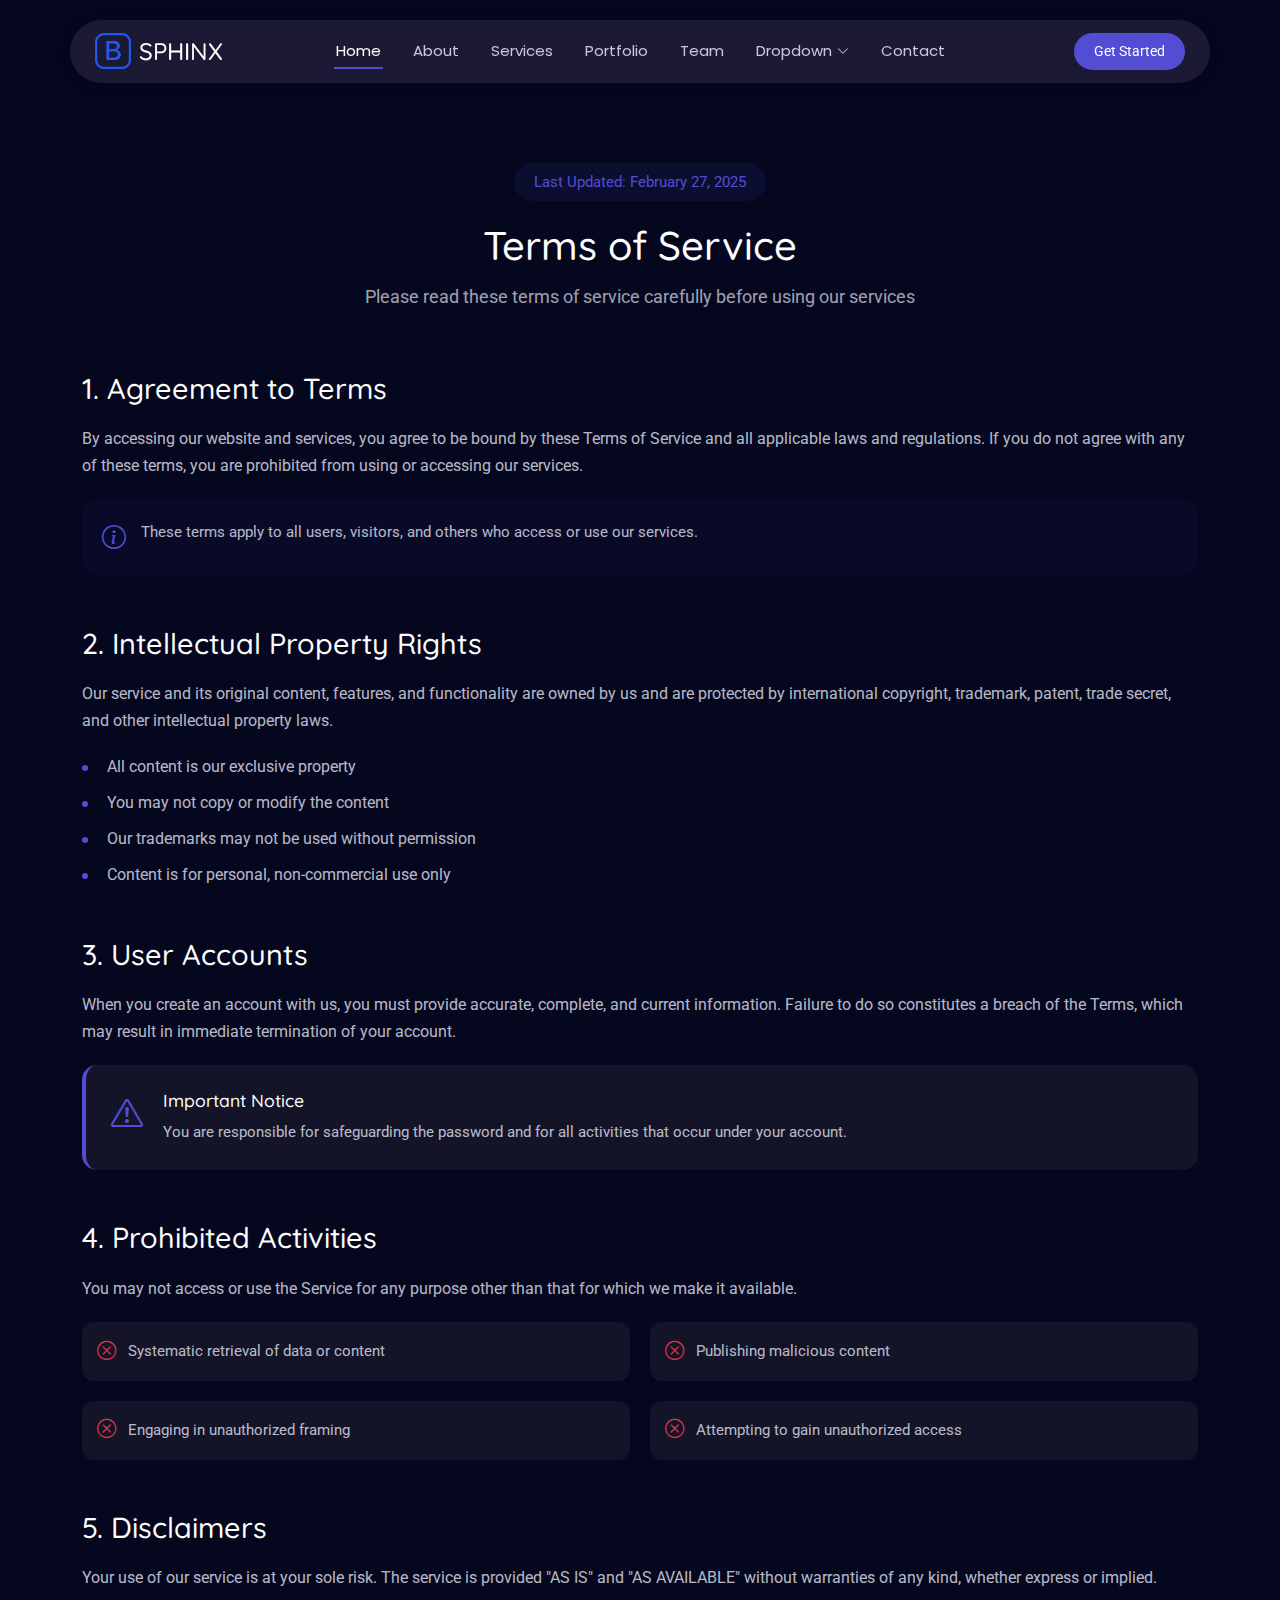
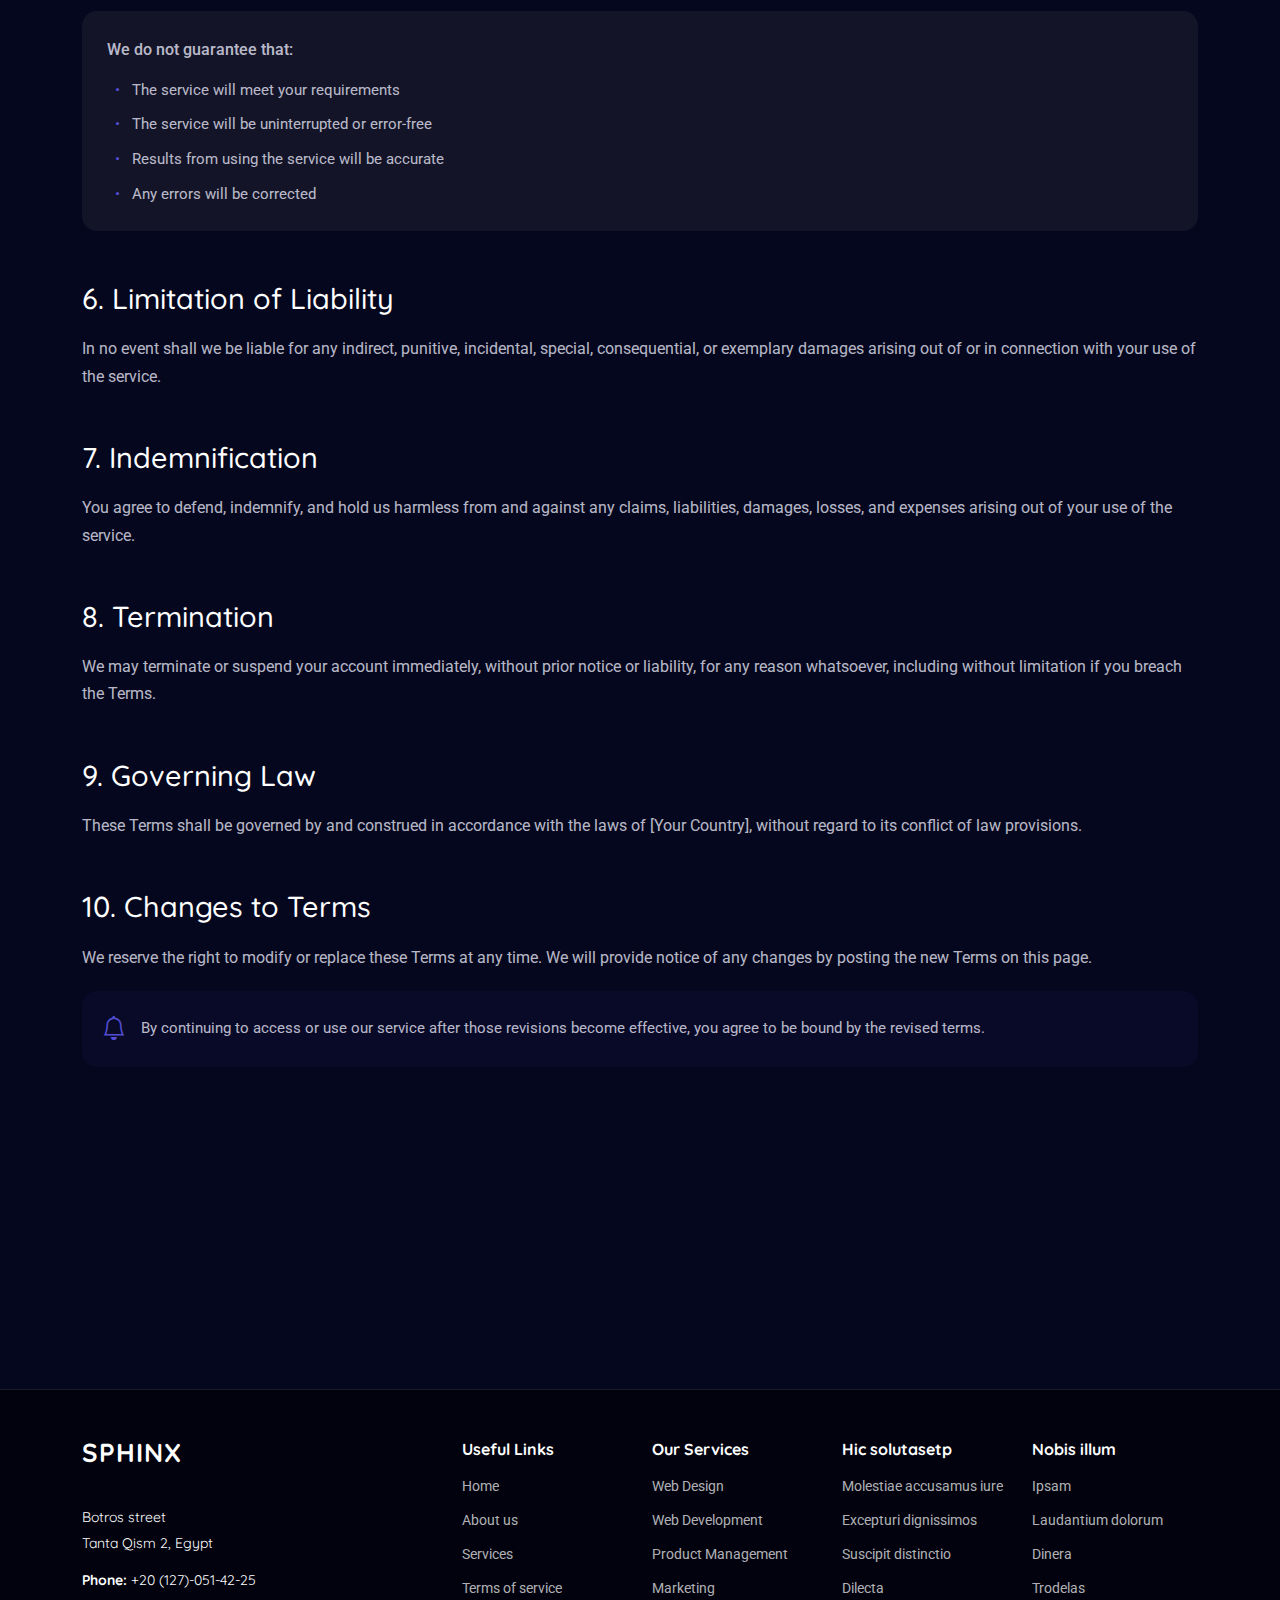
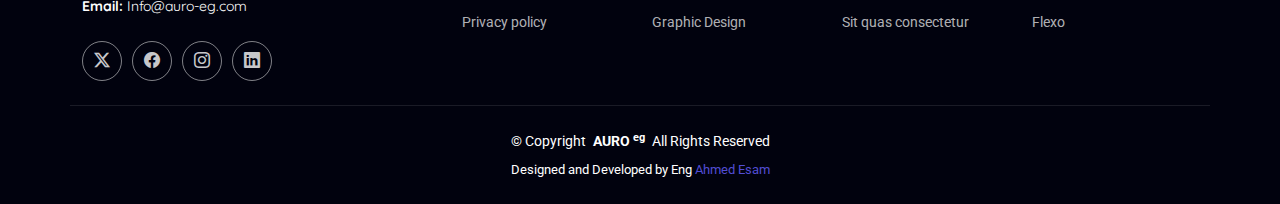
<file: terms.html>
<!DOCTYPE html>
<html lang="en">
  <head>
    <meta charset="utf-8" />
    <meta content="width=device-width, initial-scale=1.0" name="viewport" />
    <title>Terms - Sphinx</title>
    <meta name="description" content="" />
    <meta name="keywords" content="" />

    <!-- Favicons -->
    <link href="assets/img/favicon.png" rel="icon" />
    <link href="assets/img/apple-touch-icon.png" rel="apple-touch-icon" />

    <!-- Fonts -->
    <link href="https://fonts.googleapis.com" rel="preconnect" />
    <link href="https://fonts.gstatic.com" rel="preconnect" crossorigin />
    <link
      href="https://fonts.googleapis.com/css2?family=Roboto:ital,wght@0,100;0,300;0,400;0,500;0,700;0,900;1,100;1,300;1,400;1,500;1,700;1,900&family=Poppins:ital,wght@0,100;0,200;0,300;0,400;0,500;0,600;0,700;0,800;0,900;1,100;1,200;1,300;1,400;1,500;1,600;1,700;1,800;1,900&family=Quicksand:wght@300;400;500;600;700&display=swap"
      rel="stylesheet"
    />

    <!-- Vendor CSS Files -->
    <link
      href="assets/vendor/bootstrap/css/bootstrap.min.css"
      rel="stylesheet"
    />
    <link
      href="assets/vendor/bootstrap-icons/bootstrap-icons.css"
      rel="stylesheet"
    />
    <link href="assets/vendor/aos/aos.css" rel="stylesheet" />
    <link href="assets/vendor/swiper/swiper-bundle.min.css" rel="stylesheet" />
    <link
      href="assets/vendor/glightbox/css/glightbox.min.css"
      rel="stylesheet"
    />

    <!-- Main CSS File -->
    <link href="assets/css/main.css" rel="stylesheet" />
  </head>

  <body class="terms-page">
    <header id="header" class="header d-flex align-items-center sticky-top">
      <div
        class="header-container container-fluid container-xl position-relative d-flex align-items-center justify-content-between"
      >
        <a
          href="index.html"
          class="logo d-flex align-items-center me-auto me-xl-0"
        >
          <!-- Uncomment the line below if you also wish to use an image logo -->
          <img src="assets/img/logo.webp" alt="" />
          <h1 class="sitename">SPHINX</h1>
        </a>

        <nav id="navmenu" class="navmenu">
          <ul>
            <li><a href="#hero" class="active">Home</a></li>

            <li><a href="#about">About</a></li>

            <li><a href="#services">Services</a></li>

            <li><a href="#portfolio">Portfolio</a></li>

            <li><a href="#team">Team</a></li>

            <li class="dropdown">
              <a href="#"
                ><span>Dropdown</span>
                <i class="bi bi-chevron-down toggle-dropdown"></i
              ></a>

              <ul>
                <li><a href="#">Dropdown 1</a></li>

                <li class="dropdown">
                  <a href="#"
                    ><span>Deep Dropdown</span>
                    <i class="bi bi-chevron-down toggle-dropdown"></i
                  ></a>

                  <ul>
                    <li><a href="#">Deep Dropdown 1</a></li>

                    <li><a href="#">Deep Dropdown 2</a></li>

                    <li><a href="#">Deep Dropdown 3</a></li>

                    <li><a href="#">Deep Dropdown 4</a></li>

                    <li><a href="#">Deep Dropdown 5</a></li>
                  </ul>
                </li>

                <li><a href="#">Dropdown 2</a></li>

                <li><a href="#">Dropdown 3</a></li>

                <li><a href="#">Dropdown 4</a></li>
              </ul>
            </li>

            <li><a href="#contact">Contact</a></li>
          </ul>
          <i class="mobile-nav-toggle d-xl-none bi bi-list"></i>
        </nav>

        <a class="btn-getstarted" href="#about">Get Started</a>
      </div>
    </header>

    <main class="main">
      <!-- Terms Of Service Section -->
      <section id="terms-of-service" class="terms-of-service section">
        <div class="container" data-aos="fade-up">
          <!-- Page Header -->
          <div class="tos-header text-center" data-aos="fade-up">
            <span class="last-updated">Last Updated: February 27, 2025</span>
            <h2>Terms of Service</h2>
            <p>
              Please read these terms of service carefully before using our
              services
            </p>
          </div>

          <!-- Content -->
          <div class="tos-content" data-aos="fade-up" data-aos-delay="200">
            <!-- Agreement Section -->
            <div id="agreement" class="content-section">
              <h3>1. Agreement to Terms</h3>
              <p>
                By accessing our website and services, you agree to be bound by
                these Terms of Service and all applicable laws and regulations.
                If you do not agree with any of these terms, you are prohibited
                from using or accessing our services.
              </p>
              <div class="info-box">
                <i class="bi bi-info-circle"></i>
                <p>
                  These terms apply to all users, visitors, and others who
                  access or use our services.
                </p>
              </div>
            </div>

            <!-- Intellectual Property -->
            <div id="intellectual-property" class="content-section">
              <h3>2. Intellectual Property Rights</h3>
              <p>
                Our service and its original content, features, and
                functionality are owned by us and are protected by international
                copyright, trademark, patent, trade secret, and other
                intellectual property laws.
              </p>
              <ul class="list-items">
                <li>All content is our exclusive property</li>
                <li>You may not copy or modify the content</li>
                <li>Our trademarks may not be used without permission</li>
                <li>Content is for personal, non-commercial use only</li>
              </ul>
            </div>

            <!-- User Accounts -->
            <div id="user-accounts" class="content-section">
              <h3>3. User Accounts</h3>
              <p>
                When you create an account with us, you must provide accurate,
                complete, and current information. Failure to do so constitutes
                a breach of the Terms, which may result in immediate termination
                of your account.
              </p>
              <div class="alert-box">
                <i class="bi bi-exclamation-triangle"></i>
                <div class="alert-content">
                  <h5>Important Notice</h5>
                  <p>
                    You are responsible for safeguarding the password and for
                    all activities that occur under your account.
                  </p>
                </div>
              </div>
            </div>

            <!-- Prohibited Activities -->
            <div id="prohibited" class="content-section">
              <h3>4. Prohibited Activities</h3>
              <p>
                You may not access or use the Service for any purpose other than
                that for which we make it available.
              </p>
              <div class="prohibited-list">
                <div class="prohibited-item">
                  <i class="bi bi-x-circle"></i>
                  <span>Systematic retrieval of data or content</span>
                </div>
                <div class="prohibited-item">
                  <i class="bi bi-x-circle"></i>
                  <span>Publishing malicious content</span>
                </div>
                <div class="prohibited-item">
                  <i class="bi bi-x-circle"></i>
                  <span>Engaging in unauthorized framing</span>
                </div>
                <div class="prohibited-item">
                  <i class="bi bi-x-circle"></i>
                  <span>Attempting to gain unauthorized access</span>
                </div>
              </div>
            </div>

            <!-- Disclaimers -->
            <div id="disclaimer" class="content-section">
              <h3>5. Disclaimers</h3>
              <p>
                Your use of our service is at your sole risk. The service is
                provided "AS IS" and "AS AVAILABLE" without warranties of any
                kind, whether express or implied.
              </p>
              <div class="disclaimer-box">
                <p>We do not guarantee that:</p>
                <ul>
                  <li>The service will meet your requirements</li>
                  <li>The service will be uninterrupted or error-free</li>
                  <li>Results from using the service will be accurate</li>
                  <li>Any errors will be corrected</li>
                </ul>
              </div>
            </div>

            <!-- Limitation of Liability -->
            <div id="limitation" class="content-section">
              <h3>6. Limitation of Liability</h3>
              <p>
                In no event shall we be liable for any indirect, punitive,
                incidental, special, consequential, or exemplary damages arising
                out of or in connection with your use of the service.
              </p>
            </div>

            <!-- Indemnification -->
            <div id="indemnification" class="content-section">
              <h3>7. Indemnification</h3>
              <p>
                You agree to defend, indemnify, and hold us harmless from and
                against any claims, liabilities, damages, losses, and expenses
                arising out of your use of the service.
              </p>
            </div>

            <!-- Termination -->
            <div id="termination" class="content-section">
              <h3>8. Termination</h3>
              <p>
                We may terminate or suspend your account immediately, without
                prior notice or liability, for any reason whatsoever, including
                without limitation if you breach the Terms.
              </p>
            </div>

            <!-- Governing Law -->
            <div id="governing-law" class="content-section">
              <h3>9. Governing Law</h3>
              <p>
                These Terms shall be governed by and construed in accordance
                with the laws of [Your Country], without regard to its conflict
                of law provisions.
              </p>
            </div>

            <!-- Changes -->
            <div id="changes" class="content-section">
              <h3>10. Changes to Terms</h3>
              <p>
                We reserve the right to modify or replace these Terms at any
                time. We will provide notice of any changes by posting the new
                Terms on this page.
              </p>
              <div class="notice-box">
                <i class="bi bi-bell"></i>
                <p>
                  By continuing to access or use our service after those
                  revisions become effective, you agree to be bound by the
                  revised terms.
                </p>
              </div>
            </div>
          </div>

          <!-- Contact Section -->
          <div class="tos-contact" data-aos="fade-up" data-aos-delay="300">
            <div class="contact-box">
              <div class="contact-icon">
                <i class="bi bi-envelope"></i>
              </div>
              <div class="contact-content">
                <h4>Questions About Terms?</h4>
                <p>
                  If you have any questions about these Terms, please contact
                  us.
                </p>
                <a href="#" class="contact-link">Contact Support</a>
              </div>
            </div>
          </div>
        </div>
      </section>
      <!-- /Terms Of Service Section -->
    </main>

    <footer id="footer" class="footer position-relative dark-background">
      <div class="container footer-top">
        <div class="row gy-4">
          <div class="col-lg-4 col-md-6 footer-about">
            <a href="index.html" class="logo d-flex align-items-center">
              <span class="sitename">SPHINX</span>
            </a>
            <div class="footer-contact pt-3">
              <p>Botros street</p>
              <p>Tanta Qism 2, Egypt</p>
              <p class="mt-3">
                <strong>Phone:</strong> <span>+20 (127)-051-42-25</span>
              </p>
              <p><strong>Email:</strong> <span>Info@auro-eg.com</span></p>
            </div>
            <div class="social-links d-flex mt-4">
              <a href=""><i class="bi bi-twitter-x"></i></a>
              <a href=""><i class="bi bi-facebook"></i></a>
              <a href=""><i class="bi bi-instagram"></i></a>
              <a href=""><i class="bi bi-linkedin"></i></a>
            </div>
          </div>

          <div class="col-lg-2 col-md-3 footer-links">
            <h4>Useful Links</h4>
            <ul>
              <li><a href="#">Home</a></li>
              <li><a href="#">About us</a></li>
              <li><a href="#">Services</a></li>
              <li><a href="#">Terms of service</a></li>
              <li><a href="#">Privacy policy</a></li>
            </ul>
          </div>

          <div class="col-lg-2 col-md-3 footer-links">
            <h4>Our Services</h4>
            <ul>
              <li><a href="#">Web Design</a></li>
              <li><a href="#">Web Development</a></li>
              <li><a href="#">Product Management</a></li>
              <li><a href="#">Marketing</a></li>
              <li><a href="#">Graphic Design</a></li>
            </ul>
          </div>

          <div class="col-lg-2 col-md-3 footer-links">
            <h4>Hic solutasetp</h4>
            <ul>
              <li><a href="#">Molestiae accusamus iure</a></li>
              <li><a href="#">Excepturi dignissimos</a></li>
              <li><a href="#">Suscipit distinctio</a></li>
              <li><a href="#">Dilecta</a></li>
              <li><a href="#">Sit quas consectetur</a></li>
            </ul>
          </div>

          <div class="col-lg-2 col-md-3 footer-links">
            <h4>Nobis illum</h4>
            <ul>
              <li><a href="#">Ipsam</a></li>
              <li><a href="#">Laudantium dolorum</a></li>
              <li><a href="#">Dinera</a></li>
              <li><a href="#">Trodelas</a></li>
              <li><a href="#">Flexo</a></li>
            </ul>
          </div>
        </div>
      </div>

      <div class="container copyright text-center mt-4">
        <p>
          © <span>Copyright</span>
          <strong class="px-1 sitename">AURO <sup>eg</sup></strong>
          <span>All Rights Reserved</span>
        </p>
        <div class="credits">
          Designed and Developed by Eng <a href="#">Ahmed Esam</a>
        </div>
      </div>
    </footer>

    <!-- Scroll Top -->
    <a
      href="#"
      id="scroll-top"
      class="scroll-top d-flex align-items-center justify-content-center"
      ><i class="bi bi-arrow-up-short"></i
    ></a>

    <!-- Preloader -->
    <div id="preloader"></div>

    <!-- Vendor JS Files -->
    <script src="assets/vendor/bootstrap/js/bootstrap.bundle.min.js"></script>
    <script src="assets/vendor/php-email-form/validate.js"></script>
    <script src="assets/vendor/aos/aos.js"></script>
    <script src="assets/vendor/purecounter/purecounter_vanilla.js"></script>
    <script src="assets/vendor/imagesloaded/imagesloaded.pkgd.min.js"></script>
    <script src="assets/vendor/isotope-layout/isotope.pkgd.min.js"></script>
    <script src="assets/vendor/swiper/swiper-bundle.min.js"></script>
    <script src="assets/vendor/glightbox/js/glightbox.min.js"></script>

    <!-- Main JS File -->
    <script src="assets/js/main.js"></script>
  </body>
</html>
</file>
<file: assets/css/main.css>
@charset "UTF-8";

/* Fonts */
:root {
  --default-font: "Roboto",  system-ui, -apple-system, "Segoe UI", Roboto, "Helvetica Neue", Arial, "Noto Sans", "Liberation Sans", sans-serif, "Apple Color Emoji", "Segoe UI Emoji", "Segoe UI Symbol", "Noto Color Emoji";
  --heading-font: "Quicksand",  sans-serif;
  --nav-font: "Poppins",  sans-serif;
}

/* Global Colors - The following color variables are used throughout the website. Updating them here will change the color scheme of the entire website */
:root { 
  --background-color: #05071e; /* Background color for the entire website, including individual sections */
  --default-color: #e8e7f7; /* Default color used for the majority of the text content across the entire website */
  --heading-color: #ffffff; /* Color for headings, subheadings and title throughout the website */
  --accent-color: #524dd3; /* Accent color that represents your brand on the website. It's used for buttons, links, and other elements that need to stand out */
  --surface-color: #131428; /* The surface color is used as a background of boxed elements within sections, such as cards, icon boxes, or other elements that require a visual separation from the global background. */
  --contrast-color: #ffffff; /* Contrast color for text, ensuring readability against backgrounds of accent, heading, or default colors. */
}

/* Nav Menu Colors - The following color variables are used specifically for the navigation menu. They are separate from the global colors to allow for more customization options */
:root {
  --nav-color: #c8c6e3;  /* The default color of the main navmenu links */
  --nav-hover-color: #ffffff; /* Applied to main navmenu links when they are hovered over or active */
  --nav-mobile-background-color: #03051f; /* Used as the background color for mobile navigation menu */
  --nav-dropdown-background-color: #1f2240; /* Used as the background color for dropdown items that appear when hovering over primary navigation items */
  --nav-dropdown-color: #c8c6e3; /* Used for navigation links of the dropdown items in the navigation menu. */
  --nav-dropdown-hover-color: #ffffff; /* Similar to --nav-hover-color, this color is applied to dropdown navigation links when they are hovered over. */
}

/* Color Presets - These classes override global colors when applied to any section or element, providing reuse of the sam color scheme. */

.light-background {
  --background-color: #0c114a;
  --surface-color: #131b76;
}

.dark-background {
  --background-color: #01020e;
  --default-color: #ffffff;
  --heading-color: #ffffff;
  --surface-color: #252525;
  --contrast-color: #ffffff;
}

/* Smooth scroll */
:root {
  scroll-behavior: smooth;
}

/*--------------------------------------------------------------
# General Styling & Shared Classes
--------------------------------------------------------------*/
body {
  color: var(--default-color);
  background-color: var(--background-color);
  font-family: var(--default-font);
}

a {
  color: var(--accent-color);
  text-decoration: none;
  transition: 0.3s;
}

a:hover {
  color: color-mix(in srgb, var(--accent-color), transparent 25%);
  text-decoration: none;
}

h1,
h2,
h3,
h4,
h5,
h6 {
  color: var(--heading-color);
  font-family: var(--heading-font);
}

.php-email-form .error-message {
  display: none;
  background: #df1529;
  color: #ffffff;
  text-align: left;
  padding: 15px;
  margin-bottom: 24px;
  font-weight: 600;
}

.php-email-form .sent-message {
  display: none;
  color: #ffffff;
  background: #059652;
  text-align: center;
  padding: 15px;
  margin-bottom: 24px;
  font-weight: 600;
}

.php-email-form .loading {
  display: none;
  background: var(--surface-color);
  text-align: center;
  padding: 15px;
  margin-bottom: 24px;
}

.php-email-form .loading:before {
  content: "";
  display: inline-block;
  border-radius: 50%;
  width: 24px;
  height: 24px;
  margin: 0 10px -6px 0;
  border: 3px solid var(--accent-color);
  border-top-color: var(--surface-color);
  animation: php-email-form-loading 1s linear infinite;
}

@keyframes php-email-form-loading {
  0% {
    transform: rotate(0deg);
  }

  100% {
    transform: rotate(360deg);
  }
}

/*--------------------------------------------------------------
# Global Header
--------------------------------------------------------------*/
.header {
  --background-color: rgba(255, 255, 255, 0);
  --surface-color: #1b1933;
  color: var(--default-color);
  background-color: var(--background-color);
  padding: 20px 0;
  transition: all 0.5s;
  z-index: 997;
}

.header .header-container {
  background: var(--surface-color);
  border-radius: 50px;
  padding: 5px 25px;
  box-shadow: 0px 2px 15px rgba(0, 0, 0, 0.1);
}

.header .logo {
  line-height: 1;
}

.header .logo img {
  max-height: 36px;
  margin-right: 8px;
}

.header .logo h1 {
  font-size: 24px;
  margin: 0;
  font-weight: 500;
  color: var(--heading-color);
}

.header .btn-getstarted,
.header .btn-getstarted:focus {
  color: var(--contrast-color);
  background: var(--accent-color);
  font-size: 14px;
  padding: 8px 20px;
  margin: 0 0 0 30px;
  border-radius: 50px;
  transition: 0.3s;
}

.header .btn-getstarted:hover,
.header .btn-getstarted:focus:hover {
  color: var(--contrast-color);
  background: color-mix(in srgb, var(--accent-color), transparent 15%);
}

@media (max-width: 1200px) {
  .header {
    padding-top: 10px;
  }

  .header .header-container {
    margin-left: 10px;
    margin-right: 10px;
    padding: 10px 5px 10px 15px;
  }

  .header .logo {
    order: 1;
  }

  .header .btn-getstarted {
    order: 2;
    margin: 0 10px 0 0;
    padding: 6px 15px;
  }

  .header .navmenu {
    order: 3;
  }
}

/*--------------------------------------------------------------
# Navigation Menu
--------------------------------------------------------------*/
/* Desktop Navigation */
@media (min-width: 1200px) {
  .navmenu {
    padding: 0;
  }

  .navmenu ul {
    margin: 0;
    padding: 0;
    display: flex;
    list-style: none;
    align-items: center;
  }

  .navmenu li {
    position: relative;
  }

  .navmenu>ul>li {
    white-space: nowrap;
    padding: 15px 14px;
  }

  .navmenu>ul>li:last-child {
    padding-right: 0;
  }

  .navmenu a,
  .navmenu a:focus {
    color: var(--nav-color);
    font-size: 15px;
    padding: 0 2px;
    font-family: var(--nav-font);
    font-weight: 400;
    display: flex;
    align-items: center;
    justify-content: space-between;
    white-space: nowrap;
    transition: 0.3s;
    position: relative;
  }

  .navmenu a i,
  .navmenu a:focus i {
    font-size: 12px;
    line-height: 0;
    margin-left: 5px;
    transition: 0.3s;
  }

  .navmenu>ul>li>a:before {
    content: "";
    position: absolute;
    width: 100%;
    height: 2px;
    bottom: -6px;
    left: 0;
    background-color: var(--accent-color);
    visibility: hidden;
    width: 0px;
    transition: all 0.3s ease-in-out 0s;
  }

  .navmenu a:hover:before,
  .navmenu li:hover>a:before,
  .navmenu .active:before {
    visibility: visible;
    width: 100%;
  }

  .navmenu li:hover>a,
  .navmenu .active,
  .navmenu .active:focus {
    color: var(--nav-hover-color);
  }

  .navmenu .dropdown ul {
    margin: 0;
    padding: 10px 0;
    background: var(--nav-dropdown-background-color);
    display: block;
    position: absolute;
    visibility: hidden;
    left: 14px;
    top: 130%;
    opacity: 0;
    transition: 0.3s;
    border-radius: 4px;
    z-index: 99;
    box-shadow: 0px 0px 30px rgba(0, 0, 0, 0.1);
  }

  .navmenu .dropdown ul li {
    min-width: 200px;
  }

  .navmenu .dropdown ul a {
    padding: 10px 20px;
    font-size: 15px;
    text-transform: none;
    color: var(--nav-dropdown-color);
  }

  .navmenu .dropdown ul a i {
    font-size: 12px;
  }

  .navmenu .dropdown ul a:hover,
  .navmenu .dropdown ul .active:hover,
  .navmenu .dropdown ul li:hover>a {
    color: var(--nav-dropdown-hover-color);
  }

  .navmenu .dropdown:hover>ul {
    opacity: 1;
    top: 100%;
    visibility: visible;
  }

  .navmenu .dropdown .dropdown ul {
    top: 0;
    left: -90%;
    visibility: hidden;
  }

  .navmenu .dropdown .dropdown:hover>ul {
    opacity: 1;
    top: 0;
    left: -100%;
    visibility: visible;
  }
}

/* Mobile Navigation */
@media (max-width: 1199px) {
  .mobile-nav-toggle {
    color: var(--nav-color);
    font-size: 28px;
    line-height: 0;
    margin-right: 10px;
    cursor: pointer;
    transition: color 0.3s;
  }

  .navmenu {
    padding: 0;
    z-index: 9997;
  }

  .navmenu ul {
    display: none;
    list-style: none;
    position: absolute;
    inset: 60px 20px 20px 20px;
    padding: 10px 0;
    margin: 0;
    border-radius: 6px;
    background-color: var(--nav-mobile-background-color);
    border: 1px solid color-mix(in srgb, var(--default-color), transparent 90%);
    box-shadow: none;
    overflow-y: auto;
    transition: 0.3s;
    z-index: 9998;
  }

  .navmenu a,
  .navmenu a:focus {
    color: var(--nav-dropdown-color);
    padding: 10px 20px;
    font-family: var(--nav-font);
    font-size: 17px;
    font-weight: 500;
    display: flex;
    align-items: center;
    justify-content: space-between;
    white-space: nowrap;
    transition: 0.3s;
  }

  .navmenu a i,
  .navmenu a:focus i {
    font-size: 12px;
    line-height: 0;
    margin-left: 5px;
    width: 30px;
    height: 30px;
    display: flex;
    align-items: center;
    justify-content: center;
    border-radius: 50%;
    transition: 0.3s;
    background-color: color-mix(in srgb, var(--accent-color), transparent 90%);
  }

  .navmenu a i:hover,
  .navmenu a:focus i:hover {
    background-color: var(--accent-color);
    color: var(--contrast-color);
  }

  .navmenu a:hover,
  .navmenu .active,
  .navmenu .active:focus {
    color: var(--nav-dropdown-hover-color);
  }

  .navmenu .active i,
  .navmenu .active:focus i {
    background-color: var(--accent-color);
    color: var(--contrast-color);
    transform: rotate(180deg);
  }

  .navmenu .dropdown ul {
    position: static;
    display: none;
    z-index: 99;
    padding: 10px 0;
    margin: 10px 20px;
    background-color: var(--nav-dropdown-background-color);
    transition: all 0.5s ease-in-out;
  }

  .navmenu .dropdown ul ul {
    background-color: rgba(33, 37, 41, 0.1);
  }

  .navmenu .dropdown>.dropdown-active {
    display: block;
    background-color: rgba(33, 37, 41, 0.03);
  }

  .mobile-nav-active {
    overflow: hidden;
  }

  .mobile-nav-active .mobile-nav-toggle {
    color: #fff;
    position: absolute;
    font-size: 32px;
    top: 15px;
    right: 15px;
    margin-right: 0;
    z-index: 9999;
  }

  .mobile-nav-active .navmenu {
    position: fixed;
    overflow: hidden;
    inset: 0;
    background: rgba(33, 37, 41, 0.8);
    transition: 0.3s;
  }

  .mobile-nav-active .navmenu>ul {
    display: block;
  }
}

/*--------------------------------------------------------------
# Global Footer
--------------------------------------------------------------*/
.footer {
  color: var(--default-color);
  background-color: var(--background-color);
  font-size: 14px;
  position: relative;
  border-top: 1px solid color-mix(in srgb, var(--default-color), transparent 90%);
}

.footer .footer-top {
  padding-top: 50px;
}

.footer .footer-about .logo {
  line-height: 1;
  margin-bottom: 25px;
}

.footer .footer-about .logo img {
  max-height: 40px;
  margin-right: 6px;
}

.footer .footer-about .logo span {
  color: var(--heading-color);
  font-family: var(--heading-font);
  font-size: 26px;
  font-weight: 700;
  letter-spacing: 1px;
}

.footer .footer-about p {
  font-size: 14px;
  font-family: var(--heading-font);
}

.footer .social-links a {
  display: flex;
  align-items: center;
  justify-content: center;
  width: 40px;
  height: 40px;
  border-radius: 50%;
  border: 1px solid color-mix(in srgb, var(--default-color), transparent 50%);
  font-size: 16px;
  color: color-mix(in srgb, var(--default-color), transparent 20%);
  margin-right: 10px;
  transition: 0.3s;
}

.footer .social-links a:hover {
  color: var(--accent-color);
  border-color: var(--accent-color);
}

.footer h4 {
  font-size: 16px;
  font-weight: bold;
  position: relative;
  padding-bottom: 12px;
}

.footer .footer-links {
  margin-bottom: 30px;
}

.footer .footer-links ul {
  list-style: none;
  padding: 0;
  margin: 0;
}

.footer .footer-links ul i {
  padding-right: 2px;
  font-size: 12px;
  line-height: 0;
}

.footer .footer-links ul li {
  padding: 10px 0;
  display: flex;
  align-items: center;
}

.footer .footer-links ul li:first-child {
  padding-top: 0;
}

.footer .footer-links ul a {
  color: color-mix(in srgb, var(--default-color), transparent 30%);
  display: inline-block;
  line-height: 1;
}

.footer .footer-links ul a:hover {
  color: var(--accent-color);
}

.footer .footer-contact p {
  margin-bottom: 5px;
}

.footer .copyright {
  padding: 25px 0;
  border-top: 1px solid color-mix(in srgb, var(--default-color), transparent 90%);
}

.footer .copyright p {
  margin-bottom: 0;
}

.footer .credits {
  margin-top: 8px;
  font-size: 13px;
}

/*--------------------------------------------------------------
# Preloader
--------------------------------------------------------------*/
#preloader {
  position: fixed;
  inset: 0;
  z-index: 999999;
  overflow: hidden;
  background: var(--background-color);
  transition: all 0.6s ease-out;
}

#preloader:before {
  content: "";
  position: fixed;
  top: calc(50% - 30px);
  left: calc(50% - 30px);
  border: 6px solid #ffffff;
  border-color: var(--accent-color) transparent var(--accent-color) transparent;
  border-radius: 50%;
  width: 60px;
  height: 60px;
  animation: animate-preloader 1.5s linear infinite;
}

@keyframes animate-preloader {
  0% {
    transform: rotate(0deg);
  }

  100% {
    transform: rotate(360deg);
  }
}

/*--------------------------------------------------------------
# Scroll Top Button
--------------------------------------------------------------*/
.scroll-top {
  position: fixed;
  visibility: hidden;
  opacity: 0;
  right: 15px;
  bottom: -15px;
  z-index: 99999;
  background-color: var(--accent-color);
  width: 44px;
  height: 44px;
  border-radius: 50px;
  transition: all 0.4s;
}

.scroll-top i {
  font-size: 24px;
  color: var(--contrast-color);
  line-height: 0;
}

.scroll-top:hover {
  background-color: color-mix(in srgb, var(--accent-color), transparent 20%);
  color: var(--contrast-color);
}

.scroll-top.active {
  visibility: visible;
  opacity: 1;
  bottom: 15px;
}

/*--------------------------------------------------------------
# Disable aos animation delay on mobile devices
--------------------------------------------------------------*/
@media screen and (max-width: 768px) {
  [data-aos-delay] {
    transition-delay: 0 !important;
  }
}

/*--------------------------------------------------------------
# Global Page Titles & Breadcrumbs
--------------------------------------------------------------*/
.page-title {
  text-align: center;
  padding: 20px 0;
}

.page-title .breadcrumbs {
  margin-bottom: 1.5rem;
}

.page-title .breadcrumbs .breadcrumb {
  justify-content: center;
  margin: 0;
  padding: 0;
  background: none;
}

.page-title .breadcrumbs .breadcrumb .breadcrumb-item {
  font-size: 0.9rem;
  color: color-mix(in srgb, var(--default-color), transparent 30%);
}

.page-title .breadcrumbs .breadcrumb .breadcrumb-item.active {
  color: var(--accent-color);
}

.page-title .breadcrumbs .breadcrumb .breadcrumb-item a {
  color: inherit;
  text-decoration: none;
  transition: color 0.3s ease;
}

.page-title .breadcrumbs .breadcrumb .breadcrumb-item a:hover {
  color: var(--accent-color);
}

.page-title .breadcrumbs .breadcrumb .breadcrumb-item a i {
  font-size: 0.9rem;
  margin-right: 0.2rem;
}

.page-title .breadcrumbs .breadcrumb .breadcrumb-item+.breadcrumb-item::before {
  color: color-mix(in srgb, var(--default-color), transparent 50%);
}

.page-title .title-wrapper {
  max-width: 800px;
  margin: 0 auto;
  padding: 1rem 0;
}

.page-title .title-wrapper h1 {
  font-size: 2.5rem;
  margin-bottom: 1rem;
  font-weight: 700;
  color: var(--heading-color);
}

.page-title .title-wrapper p {
  font-size: 1.1rem;
  color: color-mix(in srgb, var(--default-color), transparent 20%);
  margin: 0;
  line-height: 1.6;
}

@media (max-width: 768px) {
  .page-title .title-wrapper h1 {
    font-size: 2rem;
  }

  .page-title .title-wrapper p {
    font-size: 1rem;
  }
}

@media (max-width: 576px) {
  .page-title .title-wrapper h1 {
    font-size: 1.75rem;
  }
}

/*--------------------------------------------------------------
# Global Sections
--------------------------------------------------------------*/
section,
.section {
  color: var(--default-color);
  background-color: var(--background-color);
  padding: 60px 0;
  scroll-margin-top: 90px;
  overflow: clip;
}

@media (max-width: 1199px) {

  section,
  .section {
    scroll-margin-top: 66px;
  }
}

/*--------------------------------------------------------------
# Global Section Titles
--------------------------------------------------------------*/
.section-title {
  text-align: center;
  padding-bottom: 60px;
  position: relative;
}

.section-title h2 {
  font-size: 32px;
  font-weight: 700;
  margin-bottom: 15px;
}

.section-title p {
  margin-bottom: 0;
}

/*--------------------------------------------------------------
# Hero Section
--------------------------------------------------------------*/
.hero {
  position: relative;
  overflow: hidden;
  background: linear-gradient(135deg, var(--background-color) 0%, color-mix(in srgb, var(--accent-color), transparent 95%) 100%);
  padding: 120px 0;
}

.hero .hero-content h1 {
  font-size: 3.5rem;
  font-weight: 700;
  line-height: 1.2;
  margin-bottom: 1.5rem;
}

@media (max-width: 768px) {
  .hero .hero-content h1 {
    font-size: 2.5rem;
  }
}

.hero .hero-content p {
  font-size: 1.2rem;
  color: color-mix(in srgb, var(--default-color), transparent 20%);
  margin-bottom: 2rem;
  line-height: 1.6;
}

.hero .hero-buttons {
  display: flex;
  gap: 1rem;
  margin-bottom: 3rem;
  flex-wrap: wrap;
}

.hero .hero-buttons .btn {
  padding: 15px 30px;
  font-weight: 600;
  border-radius: 50px;
  text-decoration: none;
  transition: all 0.3s ease;
  font-size: 1rem;
}

.hero .hero-buttons .btn.btn-primary {
  background: var(--accent-color);
  color: var(--contrast-color);
  border: 2px solid var(--accent-color);
}

.hero .hero-buttons .btn.btn-primary:hover {
  background: color-mix(in srgb, var(--accent-color), black 10%);
  border-color: color-mix(in srgb, var(--accent-color), black 10%);
  transform: translateY(-2px);
}

.hero .hero-buttons .btn.btn-outline {
  background: transparent;
  color: var(--accent-color);
  border: 2px solid var(--accent-color);
}

.hero .hero-buttons .btn.btn-outline:hover {
  background: var(--accent-color);
  color: var(--contrast-color);
  transform: translateY(-2px);
}

.hero .hero-stats {
  display: flex;
  gap: 2rem;
  flex-wrap: wrap;
}

.hero .hero-stats .stat-item {
  text-align: center;
}

.hero .hero-stats .stat-item .stat-number {
  display: block;
  font-size: 2rem;
  font-weight: 700;
  color: var(--accent-color);
  line-height: 1;
}

.hero .hero-stats .stat-item .stat-label {
  display: block;
  font-size: 0.9rem;
  color: color-mix(in srgb, var(--default-color), transparent 30%);
  margin-top: 0.5rem;
}

@media (max-width: 768px) {
  .hero .hero-stats {
    justify-content: center;
    gap: 1.5rem;
  }
}

.hero .hero-visual {
  position: relative;
}

.hero .hero-visual .hero-image {
  position: relative;
  z-index: 2;
}

.hero .hero-visual .hero-image img {
  border-radius: 20px;
}

.hero .hero-bg-elements {
  position: absolute;
  top: 0;
  left: 0;
  right: 0;
  bottom: 0;
  z-index: 1;
  pointer-events: none;
}

.hero .hero-bg-elements .bg-shape {
  position: absolute;
  border-radius: 50%;
  background: linear-gradient(135deg, color-mix(in srgb, var(--accent-color), transparent 90%), color-mix(in srgb, var(--accent-color), transparent 95%));
}

.hero .hero-bg-elements .bg-shape.shape-1 {
  width: 300px;
  height: 300px;
  top: -150px;
  right: -150px;
  animation: rotate 20s linear infinite;
}

.hero .hero-bg-elements .bg-shape.shape-2 {
  width: 200px;
  height: 200px;
  bottom: -100px;
  left: -100px;
  animation: rotate 15s linear infinite reverse;
}

.hero .hero-bg-elements .bg-particles {
  position: absolute;
  top: 0;
  left: 0;
  right: 0;
  bottom: 0;
  background-image: radial-gradient(circle, color-mix(in srgb, var(--accent-color), transparent 85%) 1px, transparent 1px);
  background-size: 50px 50px;
  animation: moveParticles 30s linear infinite;
}

@keyframes float {

  0%,
  100% {
    transform: translateY(0px);
  }

  50% {
    transform: translateY(-20px);
  }
}

@keyframes rotate {
  from {
    transform: rotate(0deg);
  }

  to {
    transform: rotate(360deg);
  }
}

@keyframes moveParticles {
  0% {
    transform: translate(0, 0);
  }

  100% {
    transform: translate(50px, 50px);
  }
}

@media (max-width: 992px) {
  .hero .hero-content {
    text-align: center;
    margin-bottom: 3rem;
  }
}

@media (max-width: 768px) {
  .hero .hero-buttons {
    justify-content: center;
  }

  .hero .hero-stats .stat-item .stat-number {
    font-size: 1.5rem;
  }
}

/*--------------------------------------------------------------
# About Section
--------------------------------------------------------------*/
.about .content .subtitle {
  color: var(--accent-color);
  font-weight: 700;
  font-size: 0.875rem;
  text-transform: uppercase;
  margin-bottom: 1rem;
}

.about .content h2 {
  font-size: 2.25rem;
  font-weight: 700;
  margin-bottom: 1rem;
}

.about .content p {
  color: color-mix(in srgb, var(--default-color), transparent 30%);
  margin-bottom: 2rem;
}

.about .content .features-list {
  list-style: none;
  padding: 0;
  margin-bottom: 2.5rem;
}

.about .content .features-list li {
  display: flex;
  align-items: center;
  padding-bottom: 1rem;
  font-weight: 500;
}

.about .content .features-list li i {
  font-size: 1.25rem;
  color: var(--accent-color);
  margin-right: 0.75rem;
}

.about .content .btn-primary {
  background-color: var(--accent-color);
  border-color: var(--accent-color);
  color: var(--contrast-color);
  padding: 0.75rem 2.5rem;
  border-radius: 50px;
  font-weight: 600;
  transition: all 0.3s ease;
}

.about .content .btn-primary:hover {
  background-color: color-mix(in srgb, var(--accent-color), black 10%);
  border-color: color-mix(in srgb, var(--accent-color), black 10%);
  transform: translateY(-2px);
}

.about .image-composition {
  position: relative;
  padding: 2rem;
}

@media (max-width: 768px) {
  .about .image-composition {
    padding: 1rem;
  }
}

.about .image-composition .image-main {
  position: relative;
  z-index: 2;
}

.about .image-composition .image-main img {
  border-radius: 8px;
  box-shadow: 0 15px 40px color-mix(in srgb, var(--default-color), transparent 85%);
  border: 5px solid color-mix(in srgb, var(--default-color), transparent 70%);
}

.about .image-composition .image-secondary {
  position: absolute;
  bottom: 0;
  left: 0;
  width: 45%;
  z-index: 3;
}

.about .image-composition .image-secondary img {
  border-radius: 8px;
  border: 5px solid color-mix(in srgb, var(--default-color), transparent 70%);
  box-shadow: 0 10px 30px color-mix(in srgb, var(--default-color), transparent 80%);
}

.about .image-composition .stats-card {
  position: absolute;
  top: 0;
  right: 0;
  z-index: 4;
  background: var(--surface-color);
  padding: 1.5rem;
  border-radius: 8px;
  box-shadow: 0 10px 30px color-mix(in srgb, var(--default-color), transparent 90%);
  display: flex;
  gap: 2rem;
}

@media (max-width: 576px) {
  .about .image-composition .stats-card {
    padding: 1rem;
    gap: 1rem;
    flex-direction: column;
  }
}

.about .image-composition .stats-card .stats-item {
  text-align: center;
}

.about .image-composition .stats-card .stats-item h3 {
  font-size: 2.5rem;
  font-weight: 700;
  color: var(--accent-color);
  margin: 0;
  line-height: 1;
}

@media (max-width: 992px) {
  .about .image-composition .stats-card .stats-item h3 {
    font-size: 2rem;
  }
}

.about .image-composition .stats-card .stats-item p {
  margin: 0;
  font-size: 0.8rem;
  color: color-mix(in srgb, var(--default-color), transparent 40%);
  font-weight: 500;
  margin-top: 0.5rem;
}

.about .image-composition::before {
  content: "";
  position: absolute;
  top: 50%;
  left: 50%;
  transform: translate(-50%, -50%);
  width: 90%;
  height: 90%;
  background-color: color-mix(in srgb, var(--accent-color), transparent 95%);
  border-radius: 12px;
  z-index: 1;
}

/*--------------------------------------------------------------
# Services Section
--------------------------------------------------------------*/
.services .service-card {
  background: var(--surface-color);
  border-radius: 20px;
  padding: 40px 30px;
  text-align: center;
  position: relative;
  height: 100%;
  box-shadow: 0 10px 30px rgba(0, 0, 0, 0.05);
  border: 1px solid color-mix(in srgb, var(--default-color), transparent 92%);
  transition: all 0.3s ease;
}

.services .service-card:hover {
  transform: translateY(-8px);
  box-shadow: 0 20px 40px rgba(0, 0, 0, 0.1);
  border-color: color-mix(in srgb, var(--accent-color), transparent 70%);
}

.services .service-card:hover .service-icon {
  transform: scale(1.1);
}

.services .service-card:hover .service-link {
  opacity: 1;
  transform: translateY(0);
}

.services .service-icon {
  width: 80px;
  height: 80px;
  margin: 0 auto 25px;
  background: linear-gradient(135deg, var(--accent-color), color-mix(in srgb, var(--accent-color), #8b5cf6 30%));
  border-radius: 20px;
  display: flex;
  align-items: center;
  justify-content: center;
  transition: all 0.3s ease;
}

.services .service-icon i {
  font-size: 36px;
  color: var(--contrast-color);
}

.services .service-badge {
  position: absolute;
  top: -10px;
  right: 20px;
  background: linear-gradient(135deg, #ff6b6b, #ff8e53);
  color: var(--contrast-color);
  padding: 6px 16px;
  border-radius: 20px;
  font-size: 12px;
  font-weight: 600;
  letter-spacing: 0.5px;
  text-transform: uppercase;
  box-shadow: 0 4px 15px rgba(255, 107, 107, 0.3);
}

.services h4 {
  margin-bottom: 15px;
  font-size: 22px;
  font-weight: 700;
}

.services h4 a {
  color: var(--heading-color);
  text-decoration: none;
  transition: color 0.3s ease;
}

.services h4 a:hover {
  color: var(--accent-color);
}

.services p {
  color: color-mix(in srgb, var(--default-color), transparent 30%);
  line-height: 1.6;
  margin-bottom: 25px;
  font-size: 15px;
}

.services .service-link {
  display: inline-flex;
  align-items: center;
  gap: 8px;
  color: var(--accent-color);
  font-weight: 600;
  text-decoration: none;
  opacity: 0.7;
  transform: translateY(5px);
  transition: all 0.3s ease;
  font-size: 14px;
}

.services .service-link i {
  font-size: 16px;
  transition: transform 0.3s ease;
}

.services .service-link:hover {
  color: var(--accent-color);
}

.services .service-link:hover i {
  transform: translateX(4px);
}

.services .services-cta {
  background: linear-gradient(135deg, var(--surface-color), color-mix(in srgb, var(--surface-color), var(--accent-color) 3%));
  border-radius: 24px;
  padding: 50px 40px;
  border: 1px solid color-mix(in srgb, var(--accent-color), transparent 85%);
}

.services .services-cta h3 {
  font-size: 28px;
  font-weight: 700;
  margin-bottom: 15px;
  color: var(--heading-color);
}

.services .services-cta p {
  font-size: 16px;
  color: color-mix(in srgb, var(--default-color), transparent 30%);
  margin-bottom: 30px;
  max-width: 500px;
  margin-left: auto;
  margin-right: auto;
}

.services .services-cta .btn {
  background: linear-gradient(135deg, var(--accent-color), color-mix(in srgb, var(--accent-color), #8b5cf6 30%));
  border: none;
  border-radius: 50px;
  padding: 14px 32px;
  font-weight: 600;
  font-size: 16px;
  color: var(--contrast-color);
  text-decoration: none;
  display: inline-block;
  transition: all 0.3s ease;
  box-shadow: 0 8px 25px rgba(54, 144, 231, 0.3);
}

.services .services-cta .btn:hover {
  transform: translateY(-2px);
  box-shadow: 0 12px 35px rgba(54, 144, 231, 0.4);
  color: var(--contrast-color);
}

@media (max-width: 768px) {
  .services .services-cta {
    padding: 40px 30px;
  }

  .services .services-cta h3 {
    font-size: 24px;
  }

  .services .services-cta p {
    font-size: 15px;
  }
}

@media (max-width: 768px) {
  .services .service-card {
    padding: 30px 25px;
    margin-bottom: 20px;
  }

  .services .service-icon {
    width: 70px;
    height: 70px;
    margin-bottom: 20px;
  }

  .services .service-icon i {
    font-size: 32px;
  }

  .services h4 {
    font-size: 20px;
  }

  .services p {
    font-size: 14px;
  }
}

/*--------------------------------------------------------------
# Portfolio Section
--------------------------------------------------------------*/
.portfolio .portfolio-filters {
  display: flex;
  justify-content: center;
  flex-wrap: wrap;
  gap: 8px;
  margin-bottom: 40px;
  padding: 0;
  list-style: none;
}

@media (max-width: 768px) {
  .portfolio .portfolio-filters {
    gap: 6px;
    margin-bottom: 30px;
  }
}

.portfolio .portfolio-filters li {
  padding: 12px 24px;
  font-size: 0.875rem;
  font-weight: 500;
  border-radius: 50px;
  cursor: pointer;
  transition: all 0.3s cubic-bezier(0.4, 0, 0.2, 1);
  background-color: var(--surface-color);
  color: var(--default-color);
  border: 1px solid color-mix(in srgb, var(--default-color), transparent 85%);
  position: relative;
  overflow: hidden;
}

@media (max-width: 768px) {
  .portfolio .portfolio-filters li {
    padding: 10px 18px;
    font-size: 0.8rem;
  }
}

.portfolio .portfolio-filters li::before {
  content: "";
  position: absolute;
  top: 0;
  left: -100%;
  width: 100%;
  height: 100%;
  background: linear-gradient(90deg, transparent, rgba(255, 255, 255, 0.4), transparent);
  transition: left 0.5s;
}

.portfolio .portfolio-filters li:hover {
  transform: translateY(-2px);
  box-shadow: 0 8px 25px color-mix(in srgb, var(--accent-color), transparent 85%);
  border-color: var(--accent-color);
}

.portfolio .portfolio-filters li:hover::before {
  left: 100%;
}

.portfolio .portfolio-filters li.filter-active {
  background: linear-gradient(135deg, var(--accent-color), color-mix(in srgb, var(--accent-color), #4338ca 20%));
  color: var(--contrast-color);
  border-color: var(--accent-color);
  box-shadow: 0 8px 30px color-mix(in srgb, var(--accent-color), transparent 70%);
}

.portfolio .portfolio-wrapper {
  background-color: var(--surface-color);
  border-radius: 20px;
  overflow: hidden;
  box-shadow: 0 4px 20px color-mix(in srgb, var(--default-color), transparent 92%);
  margin-bottom: 30px;
  transition: all 0.4s cubic-bezier(0.4, 0, 0.2, 1);
  border: 1px solid color-mix(in srgb, var(--default-color), transparent 92%);
}

.portfolio .portfolio-wrapper:hover {
  transform: translateY(-8px);
  box-shadow: 0 20px 40px color-mix(in srgb, var(--default-color), transparent 85%);
  border-color: color-mix(in srgb, var(--accent-color), transparent 80%);
}

.portfolio .portfolio-wrapper:hover .portfolio-image img {
  transform: scale(1.05);
}

.portfolio .portfolio-wrapper:hover .portfolio-image .portfolio-hover {
  opacity: 1;
  visibility: visible;
}

.portfolio .portfolio-wrapper .portfolio-image {
  position: relative;
  overflow: hidden;
  height: 240px;
}

.portfolio .portfolio-wrapper .portfolio-image img {
  width: 100%;
  height: 100%;
  object-fit: cover;
  transition: transform 0.6s cubic-bezier(0.4, 0, 0.2, 1);
}

.portfolio .portfolio-wrapper .portfolio-image .portfolio-hover {
  position: absolute;
  top: 0;
  left: 0;
  width: 100%;
  height: 100%;
  background: linear-gradient(135deg, color-mix(in srgb, var(--accent-color) 70%, white 15%), color-mix(in srgb, var(--accent-color) 90%, black 15%));
  display: flex;
  align-items: center;
  justify-content: center;
  opacity: 0;
  visibility: hidden;
  transition: all 0.3s cubic-bezier(0.4, 0, 0.2, 1);
  backdrop-filter: blur(2px);
}

.portfolio .portfolio-wrapper .portfolio-image .portfolio-hover .portfolio-actions {
  display: flex;
  gap: 15px;
}

.portfolio .portfolio-wrapper .portfolio-image .portfolio-hover .portfolio-actions .action-btn {
  width: 50px;
  height: 50px;
  background-color: var(--surface-color);
  color: var(--contrast-color);
  border-radius: 15px;
  display: flex;
  align-items: center;
  justify-content: center;
  font-size: 1.2rem;
  transition: all 0.3s cubic-bezier(0.4, 0, 0.2, 1);
  box-shadow: 0 4px 15px rgba(0, 0, 0, 0.1);
}

.portfolio .portfolio-wrapper .portfolio-image .portfolio-hover .portfolio-actions .action-btn:hover {
  background-color: var(--accent-color);
  color: var(--contrast-color);
  transform: translateY(-3px);
  box-shadow: 0 8px 25px rgba(0, 0, 0, 0.15);
}

.portfolio .portfolio-wrapper .portfolio-content {
  padding: 25px;
}

.portfolio .portfolio-wrapper .portfolio-content .portfolio-meta {
  display: flex;
  justify-content: space-between;
  align-items: center;
  margin-bottom: 15px;
}

.portfolio .portfolio-wrapper .portfolio-content .portfolio-meta .project-type {
  font-size: 0.75rem;
  font-weight: 600;
  text-transform: uppercase;
  letter-spacing: 0.5px;
  color: var(--accent-color);
  background: linear-gradient(135deg, color-mix(in srgb, var(--accent-color), transparent 90%), color-mix(in srgb, var(--accent-color), transparent 85%));
  padding: 6px 12px;
  border-radius: 20px;
}

.portfolio .portfolio-wrapper .portfolio-content .portfolio-meta .project-rating {
  display: flex;
  align-items: center;
  gap: 4px;
  font-size: 0.875rem;
  font-weight: 600;
  color: #fbbf24;
}

.portfolio .portfolio-wrapper .portfolio-content .portfolio-meta .project-rating i {
  font-size: 0.8rem;
}

.portfolio .portfolio-wrapper .portfolio-content h3 {
  font-size: 1.25rem;
  font-weight: 700;
  margin-bottom: 10px;
  color: var(--heading-color);
  line-height: 1.3;
}

.portfolio .portfolio-wrapper .portfolio-content p {
  font-size: 0.875rem;
  color: color-mix(in srgb, var(--default-color), transparent 30%);
  margin-bottom: 20px;
  line-height: 1.5;
}

.portfolio .portfolio-wrapper .portfolio-content .portfolio-tech {
  display: flex;
  flex-wrap: wrap;
  gap: 8px;
}

.portfolio .portfolio-wrapper .portfolio-content .portfolio-tech .tech-badge {
  font-size: 0.75rem;
  font-weight: 500;
  padding: 6px 12px;
  border-radius: 12px;
  background-color: color-mix(in srgb, var(--default-color), transparent 95%);
  color: color-mix(in srgb, var(--default-color), transparent 20%);
  border: 1px solid color-mix(in srgb, var(--default-color), transparent 90%);
  transition: all 0.3s ease;
}

.portfolio .portfolio-wrapper .portfolio-content .portfolio-tech .tech-badge:hover {
  background-color: color-mix(in srgb, var(--accent-color), transparent 90%);
  color: var(--accent-color);
  border-color: color-mix(in srgb, var(--accent-color), transparent 80%);
}

.portfolio .portfolio-cta {
  margin-top: 60px;
  padding: 40px 30px;
  background: linear-gradient(135deg, var(--surface-color), color-mix(in srgb, var(--surface-color), var(--accent-color) 5%));
  border-radius: 20px;
  border: 1px solid color-mix(in srgb, var(--accent-color), transparent 90%);
}

.portfolio .portfolio-cta h4 {
  font-size: 1.5rem;
  font-weight: 700;
  margin-bottom: 10px;
  color: var(--heading-color);
}

.portfolio .portfolio-cta p {
  font-size: 1rem;
  color: color-mix(in srgb, var(--default-color), transparent 30%);
  margin-bottom: 30px;
}

.portfolio .portfolio-cta .cta-buttons {
  display: flex;
  justify-content: center;
  gap: 15px;
  flex-wrap: wrap;
}

.portfolio .portfolio-cta .cta-buttons .btn {
  padding: 14px 28px;
  font-weight: 600;
  border-radius: 12px;
  font-size: 0.925rem;
  transition: all 0.3s cubic-bezier(0.4, 0, 0.2, 1);
  text-decoration: none;
}

.portfolio .portfolio-cta .cta-buttons .btn.btn-primary {
  background: linear-gradient(135deg, var(--accent-color), color-mix(in srgb, var(--accent-color), #4338ca 20%));
  color: var(--contrast-color);
  border: none;
  box-shadow: 0 4px 15px color-mix(in srgb, var(--accent-color), transparent 70%);
}

.portfolio .portfolio-cta .cta-buttons .btn.btn-primary:hover {
  transform: translateY(-2px);
  box-shadow: 0 8px 25px color-mix(in srgb, var(--accent-color), transparent 60%);
}

.portfolio .portfolio-cta .cta-buttons .btn.btn-outline {
  background-color: transparent;
  color: var(--accent-color);
  border: 2px solid var(--accent-color);
}

.portfolio .portfolio-cta .cta-buttons .btn.btn-outline:hover {
  background-color: var(--accent-color);
  color: var(--contrast-color);
  transform: translateY(-2px);
  box-shadow: 0 8px 25px color-mix(in srgb, var(--accent-color), transparent 70%);
}

/*--------------------------------------------------------------
# Why Us Section
--------------------------------------------------------------*/
.why-us {
  padding-top: 60px;
  padding-bottom: 60px;
}

.why-us .feature-card {
  background: var(--surface-color);
  padding: 40px 30px;
  border-radius: 20px;
  box-shadow: 0 10px 40px rgba(0, 0, 0, 0.08);
  text-align: center;
  transition: all 0.3s ease;
  height: 100%;
  border: 1px solid color-mix(in srgb, var(--accent-color), transparent 90%);
}

.why-us .feature-card:hover {
  transform: translateY(-10px);
  box-shadow: 0 20px 60px rgba(0, 0, 0, 0.12);
  border-color: color-mix(in srgb, var(--accent-color), transparent 70%);
}

.why-us .feature-card .icon-wrapper {
  width: 80px;
  height: 80px;
  background: linear-gradient(135deg, var(--accent-color), color-mix(in srgb, var(--accent-color), #8b5cf6 30%));
  border-radius: 20px;
  display: flex;
  align-items: center;
  justify-content: center;
  margin: 0 auto 25px;
  position: relative;
}

.why-us .feature-card .icon-wrapper::before {
  content: "";
  position: absolute;
  width: 100%;
  height: 100%;
  background: inherit;
  border-radius: inherit;
  opacity: 0.3;
  transform: scale(1.2);
  z-index: 0;
}

.why-us .feature-card .icon-wrapper i {
  font-size: 36px;
  color: var(--contrast-color);
}

.why-us .feature-card h4 {
  font-size: 24px;
  font-weight: 700;
  margin-bottom: 15px;
  color: var(--heading-color);
}

.why-us .feature-card p {
  color: color-mix(in srgb, var(--default-color), transparent 20%);
  line-height: 1.6;
  margin-bottom: 25px;
}

.why-us .feature-card .feature-stats {
  padding-top: 20px;
  border-top: 1px solid color-mix(in srgb, var(--default-color), transparent 90%);
}

.why-us .feature-card .feature-stats .stat-number {
  display: block;
  font-size: 32px;
  font-weight: 800;
  color: var(--accent-color);
  line-height: 1;
}

.why-us .feature-card .feature-stats .stat-label {
  font-size: 14px;
  color: color-mix(in srgb, var(--default-color), transparent 40%);
  font-weight: 500;
}

.why-us .feature-showcase {
  text-align: center;
}

.why-us .feature-showcase img {
  max-width: 100%;
  height: auto;
  filter: drop-shadow(0 20px 40px rgba(0, 0, 0, 0.1));
}

.why-us .feature-content {
  padding-left: 30px;
}

.why-us .feature-content h3 {
  font-size: 36px;
  font-weight: 800;
  margin-bottom: 20px;
  color: var(--heading-color);
  line-height: 1.2;
}

.why-us .feature-content .lead {
  font-size: 18px;
  color: color-mix(in srgb, var(--default-color), transparent 20%);
  margin-bottom: 40px;
  line-height: 1.6;
}

.why-us .feature-content .feature-list {
  margin-bottom: 40px;
}

.why-us .feature-content .feature-list .feature-item {
  display: flex;
  align-items: flex-start;
  margin-bottom: 30px;
}

.why-us .feature-content .feature-list .feature-item .feature-icon {
  width: 50px;
  height: 50px;
  background: linear-gradient(135deg, color-mix(in srgb, var(--accent-color), transparent 80%), color-mix(in srgb, var(--accent-color), transparent 90%));
  border-radius: 15px;
  display: flex;
  align-items: center;
  justify-content: center;
  margin-right: 20px;
  flex-shrink: 0;
}

.why-us .feature-content .feature-list .feature-item .feature-icon i {
  color: var(--accent-color);
  font-size: 24px;
}

.why-us .feature-content .feature-list .feature-item .feature-text h5 {
  font-size: 18px;
  font-weight: 600;
  margin-bottom: 5px;
  color: var(--heading-color);
}

.why-us .feature-content .feature-list .feature-item .feature-text p {
  color: color-mix(in srgb, var(--default-color), transparent 20%);
  margin: 0;
  line-height: 1.5;
}

.why-us .feature-content .cta-wrapper {
  display: flex;
  gap: 15px;
  flex-wrap: wrap;
}

.why-us .feature-content .cta-wrapper .btn {
  padding: 15px 30px;
  border-radius: 50px;
  font-weight: 600;
  font-size: 16px;
  transition: all 0.3s ease;
  border: 2px solid transparent;
}

.why-us .feature-content .cta-wrapper .btn.btn-primary {
  background: linear-gradient(135deg, var(--accent-color), color-mix(in srgb, var(--accent-color), #8b5cf6 30%));
  color: var(--contrast-color);
  border-color: var(--accent-color);
}

.why-us .feature-content .cta-wrapper .btn.btn-primary:hover {
  transform: translateY(-2px);
  box-shadow: 0 10px 30px color-mix(in srgb, var(--accent-color), transparent 60%);
}

.why-us .feature-content .cta-wrapper .btn.btn-outline {
  background: transparent;
  color: var(--accent-color);
  border-color: var(--accent-color);
}

.why-us .feature-content .cta-wrapper .btn.btn-outline:hover {
  background: var(--accent-color);
  color: var(--contrast-color);
  transform: translateY(-2px);
}

@media (max-width: 991px) {
  .why-us .feature-content {
    padding-left: 0;
    padding-top: 40px;
  }
}

@media (max-width: 768px) {
  .why-us .feature-card {
    padding: 30px 20px;
  }

  .why-us .feature-card .icon-wrapper {
    width: 70px;
    height: 70px;
    margin-bottom: 20px;
  }

  .why-us .feature-card .icon-wrapper i {
    font-size: 30px;
  }

  .why-us .feature-card h4 {
    font-size: 20px;
  }

  .why-us .feature-card .feature-stats .stat-number {
    font-size: 28px;
  }

  .why-us .feature-content h3 {
    font-size: 28px;
  }

  .why-us .feature-content .cta-wrapper .btn {
    padding: 12px 25px;
    font-size: 14px;
    width: 100%;
    justify-content: center;
  }
}

/*--------------------------------------------------------------
# Testimonials Section
--------------------------------------------------------------*/
.testimonials .swiper-wrapper {
  height: auto !important;
  padding-bottom: 20px;
}

.testimonials .testimonial-card {
  background: var(--surface-color);
  border-radius: 24px;
  padding: 32px;
  border: 1px solid color-mix(in srgb, var(--default-color), transparent 92%);
  height: 100%;
  display: flex;
  flex-direction: column;
  position: relative;
  transition: all 0.3s ease;
  overflow: hidden;
}

.testimonials .testimonial-card::before {
  content: "";
  position: absolute;
  top: 0;
  left: 0;
  right: 0;
  height: 4px;
  background: linear-gradient(90deg, var(--accent-color), color-mix(in srgb, var(--accent-color), #8b5cf6 50%));
  border-radius: 24px 24px 0 0;
}

.testimonials .testimonial-card:hover {
  border-color: color-mix(in srgb, var(--accent-color), transparent 50%);
}

.testimonials .testimonial-header {
  display: flex;
  align-items: flex-start;
  gap: 16px;
  margin-bottom: 24px;
}

.testimonials .user-avatar {
  position: relative;
}

.testimonials .user-avatar img {
  width: 64px;
  height: 64px;
  border-radius: 20px;
  object-fit: cover;
  border: 3px solid color-mix(in srgb, var(--accent-color), transparent 80%);
}

.testimonials .user-info {
  flex: 1;
}

.testimonials .user-info h3 {
  margin: 0 0 4px;
  font-size: 18px;
  font-weight: 700;
  color: var(--heading-color);
  line-height: 1.3;
}

.testimonials .user-info .user-role {
  display: block;
  font-size: 14px;
  color: color-mix(in srgb, var(--default-color), transparent 40%);
  font-weight: 500;
  margin-bottom: 8px;
}

.testimonials .rating {
  display: flex;
  gap: 2px;
}

.testimonials .rating i {
  color: #fbbf24;
  font-size: 14px;
}

.testimonials .testimonial-content {
  flex-grow: 1;
  position: relative;
  margin-bottom: 24px;
}

.testimonials .testimonial-content .quote-mark {
  position: absolute;
  top: -12px;
  right: 0;
  width: 48px;
  height: 48px;
  background: linear-gradient(135deg, var(--accent-color), color-mix(in srgb, var(--accent-color), #8b5cf6 50%));
  border-radius: 50%;
  display: flex;
  align-items: center;
  justify-content: center;
}

.testimonials .testimonial-content .quote-mark i {
  color: var(--contrast-color);
  font-size: 20px;
}

.testimonials .testimonial-content p {
  font-size: 16px;
  line-height: 1.7;
  color: color-mix(in srgb, var(--default-color), transparent 15%);
  margin: 0;
  font-weight: 500;
}

.testimonials .testimonial-footer {
  display: flex;
  justify-content: space-between;
  align-items: center;
  padding-top: 20px;
  border-top: 1px solid color-mix(in srgb, var(--default-color), transparent 92%);
}

.testimonials .company-badge {
  display: flex;
  align-items: center;
  gap: 8px;
  padding: 8px 12px;
  background: color-mix(in srgb, var(--accent-color), transparent 90%);
  border-radius: 12px;
}

.testimonials .company-badge i {
  color: var(--accent-color);
  font-size: 14px;
}

.testimonials .company-badge span {
  font-size: 13px;
  font-weight: 600;
  color: var(--accent-color);
}

.testimonials .verified-badge {
  display: flex;
  align-items: center;
  gap: 6px;
}

.testimonials .verified-badge i {
  color: #10b981;
  font-size: 16px;
}

.testimonials .verified-badge span {
  font-size: 12px;
  font-weight: 600;
  color: #10b981;
}

.testimonials .swiper-pagination {
  margin-top: 40px;
  position: relative;
}

.testimonials .swiper-pagination .swiper-pagination-bullet {
  width: 12px;
  height: 12px;
  background: color-mix(in srgb, var(--accent-color), transparent 70%);
  border-radius: 50%;
  opacity: 1;
  transition: all 0.3s ease;
}

.testimonials .swiper-pagination .swiper-pagination-bullet-active {
  background: var(--accent-color);
  transform: scale(1.2);
}

@media (max-width: 767px) {
  .testimonials .testimonial-card {
    padding: 24px;
    border-radius: 20px;
  }

  .testimonials .testimonial-header {
    gap: 12px;
    margin-bottom: 20px;
  }

  .testimonials .user-avatar img {
    width: 56px;
    height: 56px;
    border-radius: 16px;
  }

  .testimonials .user-info h3 {
    font-size: 16px;
  }

  .testimonials .testimonial-content {
    margin-bottom: 20px;
  }

  .testimonials .testimonial-content .quote-mark {
    width: 40px;
    height: 40px;
  }

  .testimonials .testimonial-content .quote-mark i {
    font-size: 16px;
  }

  .testimonials .testimonial-content p {
    font-size: 15px;
  }

  .testimonials .testimonial-footer {
    flex-direction: column;
    gap: 12px;
    align-items: flex-start;
  }

  .testimonials .company-badge {
    padding: 6px 10px;
    border-radius: 10px;
  }
}

/*--------------------------------------------------------------
# Team Section
--------------------------------------------------------------*/
.team .team-intro .intro-content h3 {
  font-size: 2.2rem;
  margin-bottom: 20px;
  color: var(--heading-color);
}

.team .team-intro .intro-content p {
  font-size: 1.05rem;
  line-height: 1.6;
  margin-bottom: 30px;
  color: color-mix(in srgb, var(--default-color), transparent 15%);
}

.team .team-intro .intro-content .stats-row {
  display: flex;
  gap: 30px;
  flex-wrap: wrap;
}

.team .team-intro .intro-content .stats-row .stat-item {
  display: flex;
  flex-direction: column;
  align-items: center;
  text-align: center;
}

.team .team-intro .intro-content .stats-row .stat-item .stat-number {
  font-size: 2rem;
  font-weight: 700;
  color: var(--accent-color);
  line-height: 1;
  margin-bottom: 4px;
}

.team .team-intro .intro-content .stats-row .stat-item .stat-label {
  font-size: 0.9rem;
  color: color-mix(in srgb, var(--default-color), transparent 40%);
  text-transform: uppercase;
  letter-spacing: 0.5px;
}

.team .team-grid {
  display: grid;
  grid-template-columns: 1fr 1fr;
  gap: 20px;
  max-width: 400px;
  margin: 0 auto;
}

.team .team-grid .member-hexagon {
  position: relative;
  width: 160px;
  height: 160px;
  margin: 0 auto;
}

.team .team-grid .member-hexagon:nth-child(even) {
  margin-top: 40px;
}

.team .team-grid .member-hexagon .hexagon-inner {
  position: relative;
  width: 100%;
  height: 100%;
  border-radius: 30% 70% 70% 30%/30% 30% 70% 70%;
  overflow: hidden;
  transition: all 0.4s ease;
  cursor: pointer;
}

.team .team-grid .member-hexagon .hexagon-inner:hover {
  border-radius: 20% 80% 80% 20%/20% 20% 80% 80%;
  transform: scale(1.05) rotate(5deg);
}

.team .team-grid .member-hexagon .hexagon-inner:hover .member-overlay {
  opacity: 1;
  transform: translateY(0);
}

.team .team-grid .member-hexagon .hexagon-inner:hover img {
  transform: scale(1.1);
}

.team .team-grid .member-hexagon .hexagon-inner img {
  width: 100%;
  height: 100%;
  object-fit: cover;
  transition: transform 0.4s ease;
}

.team .team-grid .member-hexagon .hexagon-inner .member-overlay {
  position: absolute;
  inset: 0;
  background: linear-gradient(45deg, color-mix(in srgb, var(--accent-color), transparent 10%) 0%, color-mix(in srgb, var(--accent-color), transparent 25%) 100%);
  display: flex;
  flex-direction: column;
  justify-content: center;
  align-items: center;
  text-align: center;
  color: var(--contrast-color);
  opacity: 0;
  transform: translateY(20px);
  transition: all 0.4s ease;
  padding: 20px;
}

.team .team-grid .member-hexagon .hexagon-inner .member-overlay h5 {
  font-size: 1.1rem;
  margin: 0 0 4px 0;
  font-weight: 600;
  color: var(--contrast-color);
}

.team .team-grid .member-hexagon .hexagon-inner .member-overlay span {
  font-size: 0.85rem;
  margin-bottom: 15px;
  opacity: 0.9;
}

.team .team-grid .member-hexagon .hexagon-inner .member-overlay .social-icons {
  display: flex;
  gap: 8px;
}

.team .team-grid .member-hexagon .hexagon-inner .member-overlay .social-icons a {
  width: 32px;
  height: 32px;
  border-radius: 50%;
  background: var(--surface-color);
  color: var(--accent-color);
  display: grid;
  place-items: center;
  transition: all 0.3s ease;
}

.team .team-grid .member-hexagon .hexagon-inner .member-overlay .social-icons a:hover {
  background: var(--contrast-color);
  transform: translateY(-2px);
}

.team .team-carousel-wrapper .carousel-title {
  text-align: center;
  font-size: 1.8rem;
  margin-bottom: 40px;
  color: var(--heading-color);
}

.team .team-carousel-wrapper .leadership-slider {
  padding-bottom: 50px;
}

.team .team-carousel-wrapper .leadership-slider .swiper-slide {
  padding: 15px;
}

.team .team-carousel-wrapper .leadership-slider .leader-card {
  background: var(--surface-color);
  border-radius: 20px;
  overflow: hidden;
  border: 1px solid color-mix(in srgb, var(--default-color), transparent 90%);
  transition: all 0.3s ease;
  height: 100%;
}

.team .team-carousel-wrapper .leadership-slider .leader-card:hover {
  transform: translateY(-8px);
}

.team .team-carousel-wrapper .leadership-slider .leader-card .leader-image {
  position: relative;
  height: 200px;
  overflow: hidden;
}

.team .team-carousel-wrapper .leadership-slider .leader-card .leader-image img {
  width: 100%;
  height: 100%;
  object-fit: cover;
  transition: transform 0.3s ease;
}

.team .team-carousel-wrapper .leadership-slider .leader-card .leader-image::after {
  content: "";
  position: absolute;
  inset: 0;
  background: linear-gradient(180deg, transparent 0%, color-mix(in srgb, var(--accent-color), transparent 85%) 100%);
}

.team .team-carousel-wrapper .leadership-slider .leader-card .leader-info {
  padding: 25px;
  text-align: center;
}

.team .team-carousel-wrapper .leadership-slider .leader-card .leader-info h5 {
  font-size: 1.3rem;
  margin: 0 0 5px 0;
  color: var(--heading-color);
}

.team .team-carousel-wrapper .leadership-slider .leader-card .leader-info .position {
  color: var(--accent-color);
  font-weight: 500;
  font-size: 0.95rem;
  margin-bottom: 15px;
  display: block;
}

.team .team-carousel-wrapper .leadership-slider .leader-card .leader-info p {
  font-size: 0.9rem;
  line-height: 1.5;
  color: color-mix(in srgb, var(--default-color), transparent 25%);
  margin-bottom: 20px;
}

.team .team-carousel-wrapper .leadership-slider .leader-card .leader-info .leader-contact {
  display: flex;
  justify-content: center;
  gap: 10px;
}

.team .team-carousel-wrapper .leadership-slider .leader-card .leader-info .leader-contact .contact-btn {
  width: 40px;
  height: 40px;
  border-radius: 10px;
  background: color-mix(in srgb, var(--accent-color), transparent 90%);
  color: var(--accent-color);
  display: grid;
  place-items: center;
  transition: all 0.3s ease;
}

.team .team-carousel-wrapper .leadership-slider .leader-card .leader-info .leader-contact .contact-btn:hover {
  background: var(--accent-color);
  color: var(--contrast-color);
  transform: translateY(-2px);
}

.team .team-carousel-wrapper .leadership-slider .swiper-pagination .swiper-pagination-bullet {
  background: color-mix(in srgb, var(--accent-color), transparent 70%);
  opacity: 1;
}

.team .team-carousel-wrapper .leadership-slider .swiper-pagination .swiper-pagination-bullet.swiper-pagination-bullet-active {
  background: var(--accent-color);
}

.team .join-team-cta {
  background: linear-gradient(135deg, color-mix(in srgb, var(--accent-color), transparent 95%) 0%, color-mix(in srgb, var(--accent-color), transparent 92%) 100%);
  border: 1px solid color-mix(in srgb, var(--accent-color), transparent 75%);
  border-radius: 25px;
  padding: 40px;
  text-align: center;
  position: relative;
  overflow: hidden;
}

.team .join-team-cta::before {
  content: "";
  position: absolute;
  top: -50%;
  right: -20%;
  width: 300px;
  height: 300px;
  background: radial-gradient(circle, color-mix(in srgb, var(--accent-color), transparent 85%) 0%, transparent 70%);
  border-radius: 50%;
}

.team .join-team-cta .cta-icon {
  width: 80px;
  height: 80px;
  border-radius: 20px;
  background: color-mix(in srgb, var(--accent-color), transparent 85%);
  color: var(--accent-color);
  display: grid;
  place-items: center;
  margin: 0 auto 25px;
  position: relative;
  z-index: 2;
}

.team .join-team-cta .cta-icon i {
  font-size: 2rem;
}

.team .join-team-cta .cta-content {
  position: relative;
  z-index: 2;
}

.team .join-team-cta .cta-content h4 {
  font-size: 1.8rem;
  margin-bottom: 15px;
  color: var(--heading-color);
}

.team .join-team-cta .cta-content p {
  font-size: 1.05rem;
  color: color-mix(in srgb, var(--default-color), transparent 15%);
  margin-bottom: 30px;
  max-width: 600px;
  margin-left: auto;
  margin-right: auto;
}

.team .join-team-cta .cta-content .cta-actions {
  display: flex;
  justify-content: center;
  gap: 15px;
  flex-wrap: wrap;
}

.team .join-team-cta .cta-content .cta-actions .btn {
  padding: 12px 24px;
  border-radius: 12px;
  font-weight: 500;
  transition: all 0.3s ease;
}

.team .join-team-cta .cta-content .cta-actions .btn.btn-primary {
  background: var(--accent-color);
  color: var(--contrast-color);
  border: 1px solid var(--accent-color);
}

.team .join-team-cta .cta-content .cta-actions .btn.btn-primary:hover {
  background: color-mix(in srgb, var(--accent-color), black 15%);
  transform: translateY(-2px);
  box-shadow: 0 8px 20px color-mix(in srgb, var(--accent-color), transparent 65%);
}

.team .join-team-cta .cta-content .cta-actions .btn.btn-outline {
  background: transparent;
  color: var(--accent-color);
  border: 1px solid var(--accent-color);
}

.team .join-team-cta .cta-content .cta-actions .btn.btn-outline:hover {
  background: var(--accent-color);
  color: var(--contrast-color);
  transform: translateY(-2px);
}

.team .swiper-wrapper {
  height: auto !important;
}

@media (max-width: 1200px) {
  .team .team-intro .intro-content h3 {
    font-size: 1.9rem;
  }
}

@media (max-width: 992px) {
  .team .team-grid {
    max-width: 300px;
  }

  .team .team-grid .member-hexagon {
    width: 130px;
    height: 130px;
  }

  .team .team-grid .member-hexagon:nth-child(even) {
    margin-top: 30px;
  }

  .team .join-team-cta {
    padding: 30px 20px;
  }

  .team .join-team-cta .cta-content h4 {
    font-size: 1.5rem;
  }
}

@media (max-width: 768px) {
  .team .team-intro .intro-content {
    text-align: center;
    margin-bottom: 40px;
  }

  .team .team-intro .intro-content .stats-row {
    justify-content: center;
    gap: 20px;
  }

  .team .team-grid {
    grid-template-columns: 1fr;
    max-width: 200px;
  }

  .team .team-grid .member-hexagon {
    width: 180px;
    height: 180px;
  }

  .team .team-grid .member-hexagon:nth-child(even) {
    margin-top: 0;
  }

  .team .join-team-cta .cta-content .cta-actions {
    flex-direction: column;
    align-items: center;
  }

  .team .join-team-cta .cta-content .cta-actions .btn {
    width: 200px;
  }
}

@media (max-width: 576px) {
  .team .team-carousel-wrapper .carousel-title {
    font-size: 1.5rem;
    margin-bottom: 30px;
  }

  .team .leadership-slider .leader-card .leader-info {
    padding: 20px;
  }
}

/*--------------------------------------------------------------
# Contact Section
--------------------------------------------------------------*/
.contact {
  background: linear-gradient(135deg, var(--background-color), color-mix(in srgb, var(--accent-color), transparent 97%));
}

.contact .contact-form-card {
  background: var(--surface-color);
  border-radius: 24px;
  padding: 40px;
  box-shadow: 0 20px 60px color-mix(in srgb, var(--default-color), transparent 92%);
  border: 1px solid color-mix(in srgb, var(--accent-color), transparent 90%);
  position: relative;
  overflow: hidden;
}

.contact .contact-form-card:before {
  content: "";
  position: absolute;
  top: 0;
  left: 0;
  right: 0;
  height: 4px;
  background: linear-gradient(90deg, var(--accent-color), color-mix(in srgb, var(--accent-color), #6366f1 30%));
}

.contact .contact-form-card .form-header {
  text-align: center;
  margin-bottom: 35px;
}

.contact .contact-form-card .form-header .header-icon {
  width: 60px;
  height: 60px;
  background: linear-gradient(135deg, var(--accent-color), color-mix(in srgb, var(--accent-color), #6366f1 30%));
  border-radius: 18px;
  display: flex;
  align-items: center;
  justify-content: center;
  margin: 0 auto 20px;
}

.contact .contact-form-card .form-header .header-icon i {
  font-size: 28px;
  color: var(--contrast-color);
}

.contact .contact-form-card .form-header h3 {
  font-size: 26px;
  font-weight: 700;
  margin-bottom: 12px;
  color: var(--heading-color);
}

.contact .contact-form-card .form-header p {
  font-size: 15px;
  line-height: 1.6;
  color: color-mix(in srgb, var(--default-color), transparent 20%);
  margin-bottom: 0;
}

.contact .contact-form-card .php-email-form .form-control {
  height: 52px;
  padding: 16px 20px;
  border-radius: 16px;
  border: 2px solid color-mix(in srgb, var(--default-color), transparent 88%);
  background-color: color-mix(in srgb, var(--surface-color), var(--background-color) 30%);
  color: var(--default-color);
  font-size: 15px;
  transition: all 0.3s ease;
}

.contact .contact-form-card .php-email-form .form-control:focus {
  border-color: var(--accent-color);
  box-shadow: 0 0 0 4px color-mix(in srgb, var(--accent-color), transparent 90%);
  background-color: var(--surface-color);
  outline: none;
}

.contact .contact-form-card .php-email-form .form-control::placeholder {
  color: color-mix(in srgb, var(--default-color), transparent 50%);
  font-weight: 400;
}

.contact .contact-form-card .php-email-form textarea.form-control {
  height: 100px;
  resize: vertical;
  font-family: inherit;
}

.contact .contact-form-card .php-email-form .submit-btn {
  width: 100%;
  background: linear-gradient(135deg, var(--accent-color), color-mix(in srgb, var(--accent-color), #6366f1 30%));
  color: var(--contrast-color);
  border: none;
  padding: 16px 30px;
  border-radius: 16px;
  font-weight: 600;
  font-size: 16px;
  display: flex;
  align-items: center;
  justify-content: center;
  gap: 12px;
  transition: all 0.3s ease;
  position: relative;
  overflow: hidden;
}

.contact .contact-form-card .php-email-form .submit-btn:before {
  content: "";
  position: absolute;
  top: 0;
  left: -100%;
  width: 100%;
  height: 100%;
  background: linear-gradient(90deg, transparent, color-mix(in srgb, var(--contrast-color), transparent 85%), transparent);
  transition: left 0.6s ease;
}

.contact .contact-form-card .php-email-form .submit-btn:hover {
  transform: translateY(-2px);
  box-shadow: 0 12px 35px color-mix(in srgb, var(--accent-color), transparent 75%);
}

.contact .contact-form-card .php-email-form .submit-btn:hover:before {
  left: 100%;
}

.contact .contact-form-card .php-email-form .submit-btn:hover i {
  transform: translateX(3px);
}

.contact .contact-form-card .php-email-form .submit-btn span,
.contact .contact-form-card .php-email-form .submit-btn i {
  position: relative;
  z-index: 1;
}

.contact .contact-form-card .php-email-form .submit-btn i {
  font-size: 16px;
  transition: transform 0.3s ease;
}

.contact .contact-info-area {
  padding-left: 40px;
}

.contact .contact-info-area .info-header {
  margin-bottom: 40px;
}

.contact .contact-info-area .info-header h3 {
  font-size: 32px;
  font-weight: 700;
  margin-bottom: 16px;
  color: var(--heading-color);
  line-height: 1.2;
}

.contact .contact-info-area .info-header p {
  font-size: 16px;
  line-height: 1.7;
  color: color-mix(in srgb, var(--default-color), transparent 15%);
  margin-bottom: 0;
}

.contact .contact-info-area .contact-methods {
  display: flex;
  flex-direction: column;
  gap: 20px;
  margin-bottom: 40px;
}

.contact .contact-info-area .method-card {
  display: flex;
  align-items: center;
  gap: 20px;
  padding: 24px;
  background: var(--surface-color);
  border-radius: 20px;
  border: 1px solid color-mix(in srgb, var(--accent-color), transparent 92%);
  transition: all 0.3s ease;
}

.contact .contact-info-area .method-card:hover {
  transform: translateX(8px);
  box-shadow: 0 8px 30px color-mix(in srgb, var(--accent-color), transparent 88%);
  border-color: color-mix(in srgb, var(--accent-color), transparent 80%);
}

.contact .contact-info-area .method-card:hover .card-icon {
  background: var(--accent-color);
}

.contact .contact-info-area .method-card:hover .card-icon i {
  color: var(--contrast-color);
}

.contact .contact-info-area .method-card .card-icon {
  width: 50px;
  height: 50px;
  background: color-mix(in srgb, var(--accent-color), transparent 92%);
  border-radius: 14px;
  display: flex;
  align-items: center;
  justify-content: center;
  flex-shrink: 0;
  transition: all 0.3s ease;
}

.contact .contact-info-area .method-card .card-icon i {
  font-size: 20px;
  color: var(--accent-color);
  transition: all 0.3s ease;
}

.contact .contact-info-area .method-card .card-content {
  flex: 1;
}

.contact .contact-info-area .method-card .card-content h5 {
  font-size: 16px;
  font-weight: 600;
  margin-bottom: 4px;
  color: var(--heading-color);
}

.contact .contact-info-area .method-card .card-content p {
  font-size: 15px;
  font-weight: 500;
  margin-bottom: 4px;
  color: var(--default-color);
}

.contact .contact-info-area .method-card .card-content .response-time {
  font-size: 13px;
  color: color-mix(in srgb, var(--default-color), transparent 40%);
}

.contact .contact-info-area .additional-info .info-stats {
  display: flex;
  gap: 30px;
  padding: 30px;
  background: linear-gradient(135deg, color-mix(in srgb, var(--accent-color), transparent 96%), color-mix(in srgb, var(--accent-color), transparent 92%));
  border-radius: 20px;
  margin-bottom: 30px;
}

.contact .contact-info-area .additional-info .info-stats .stat-item {
  text-align: center;
}

.contact .contact-info-area .additional-info .info-stats .stat-item .stat-number {
  font-size: 24px;
  font-weight: 700;
  color: var(--accent-color);
  margin-bottom: 4px;
}

.contact .contact-info-area .additional-info .info-stats .stat-item .stat-label {
  font-size: 13px;
  color: color-mix(in srgb, var(--default-color), transparent 30%);
  font-weight: 500;
}

.contact .contact-info-area .additional-info .social-connect {
  text-align: center;
}

.contact .contact-info-area .additional-info .social-connect h6 {
  font-size: 14px;
  font-weight: 600;
  margin-bottom: 16px;
  color: var(--heading-color);
}

.contact .contact-info-area .additional-info .social-connect .social-links {
  display: flex;
  justify-content: center;
  gap: 12px;
}

.contact .contact-info-area .additional-info .social-connect .social-links .social-link {
  width: 40px;
  height: 40px;
  background: var(--surface-color);
  border: 1px solid color-mix(in srgb, var(--accent-color), transparent 85%);
  border-radius: 12px;
  display: flex;
  align-items: center;
  justify-content: center;
  color: var(--accent-color);
  text-decoration: none;
  transition: all 0.3s ease;
}

.contact .contact-info-area .additional-info .social-connect .social-links .social-link:hover {
  background: var(--accent-color);
  color: var(--contrast-color);
  transform: translateY(-3px);
  box-shadow: 0 6px 20px color-mix(in srgb, var(--accent-color), transparent 80%);
}

.contact .contact-info-area .additional-info .social-connect .social-links .social-link i {
  font-size: 16px;
}

@media (max-width: 992px) {
  .contact .contact-info-area {
    padding-left: 0;
    margin-top: 40px;
  }

  .contact .contact-info-area .info-header h3 {
    font-size: 28px;
  }

  .contact .contact-info-area .additional-info .info-stats {
    gap: 20px;
    padding: 25px;
  }
}

@media (max-width: 768px) {
  .contact .contact-form-card {
    padding: 30px 25px;
  }

  .contact .contact-form-card .form-header h3 {
    font-size: 24px;
  }

  .contact .contact-info-area .info-header h3 {
    font-size: 26px;
  }

  .contact .contact-info-area .method-card {
    padding: 20px;
  }

  .contact .contact-info-area .method-card:hover {
    transform: translateY(-3px);
  }

  .contact .contact-info-area .additional-info .info-stats {
    flex-direction: column;
    gap: 15px;
    text-align: center;
  }
}

/*--------------------------------------------------------------
# Portfolio Details Section
--------------------------------------------------------------*/
.portfolio-details {
  --section-spacing: 2.5rem;
}

.portfolio-details .portfolio-details-media {
  position: relative;
}

.portfolio-details .portfolio-details-media .main-image {
  margin-bottom: 1rem;
  border-radius: 20px;
  overflow: hidden;
  box-shadow: 0 10px 30px rgba(0, 0, 0, 0.08);
}

.portfolio-details .portfolio-details-media .main-image .portfolio-details-slider {
  position: relative;
}

.portfolio-details .portfolio-details-media .main-image .portfolio-details-slider .swiper-wrapper {
  height: auto !important;
}

.portfolio-details .portfolio-details-media .main-image .portfolio-details-slider .swiper-slide img {
  aspect-ratio: 3/2;
  object-fit: cover;
  width: 100%;
}

.portfolio-details .portfolio-details-media .main-image .portfolio-details-slider .swiper-button-next,
.portfolio-details .portfolio-details-media .main-image .portfolio-details-slider .swiper-button-prev {
  background-color: var(--contrast-color);
  width: 40px;
  height: 40px;
  border-radius: 50%;
  transition: all 0.3s ease;
}

.portfolio-details .portfolio-details-media .main-image .portfolio-details-slider .swiper-button-next:after,
.portfolio-details .portfolio-details-media .main-image .portfolio-details-slider .swiper-button-prev:after {
  font-size: 16px;
  color: var(--accent-color);
  font-weight: bold;
}

.portfolio-details .portfolio-details-media .main-image .portfolio-details-slider .swiper-button-next:hover,
.portfolio-details .portfolio-details-media .main-image .portfolio-details-slider .swiper-button-prev:hover {
  background-color: var(--accent-color);
}

.portfolio-details .portfolio-details-media .main-image .portfolio-details-slider .swiper-button-next:hover:after,
.portfolio-details .portfolio-details-media .main-image .portfolio-details-slider .swiper-button-prev:hover:after {
  color: var(--contrast-color);
}

.portfolio-details .portfolio-details-media .thumbnail-grid img {
  height: 80px;
  object-fit: cover;
  border-radius: 8px;
  cursor: pointer;
  transition: all 0.3s ease;
  box-shadow: 0 4px 10px rgba(0, 0, 0, 0.05);
}

.portfolio-details .portfolio-details-media .thumbnail-grid img:hover {
  transform: translateY(-5px);
  box-shadow: 0 8px 15px rgba(0, 0, 0, 0.1);
}

.portfolio-details .portfolio-details-media .tech-stack-badges {
  display: flex;
  flex-wrap: wrap;
  gap: 10px;
  margin-top: 1.5rem;
}

.portfolio-details .portfolio-details-media .tech-stack-badges span {
  display: inline-block;
  padding: 6px 12px;
  font-size: 13px;
  font-weight: 500;
  border-radius: 20px;
  background-color: color-mix(in srgb, var(--heading-color), transparent 85%);
  color: var(--heading-color);
  transition: all 0.3s ease;
}

.portfolio-details .portfolio-details-media .tech-stack-badges span:hover {
  background-color: color-mix(in srgb, var(--heading-color), transparent 70%);
  transform: translateY(-2px);
}

.portfolio-details .portfolio-details-content {
  padding: 0 0 0 2rem;
  height: 100%;
  display: flex;
  flex-direction: column;
}

.portfolio-details .portfolio-details-content .project-meta {
  display: flex;
  flex-wrap: wrap;
  justify-content: space-between;
  margin-bottom: 1.5rem;
}

.portfolio-details .portfolio-details-content .project-meta .badge-wrapper .project-badge {
  display: inline-block;
  padding: 8px 16px;
  background-color: color-mix(in srgb, var(--accent-color), transparent 90%);
  color: var(--accent-color);
  border-radius: 30px;
  font-weight: 600;
  font-size: 14px;
}

.portfolio-details .portfolio-details-content .project-meta .date-client {
  display: flex;
  gap: 1.5rem;
}

.portfolio-details .portfolio-details-content .project-meta .date-client .meta-item {
  display: flex;
  align-items: center;
  font-size: 14px;
  color: color-mix(in srgb, var(--default-color), transparent 30%);
}

.portfolio-details .portfolio-details-content .project-meta .date-client .meta-item i {
  margin-right: 6px;
  color: var(--accent-color);
}

.portfolio-details .portfolio-details-content .project-title {
  font-size: 2.2rem;
  margin-bottom: 1rem;
  font-weight: 700;
  line-height: 1.2;
  color: var(--heading-color);
}

.portfolio-details .portfolio-details-content .project-website {
  display: flex;
  align-items: center;
  margin-bottom: 1.5rem;
}

.portfolio-details .portfolio-details-content .project-website i {
  font-size: 22px;
  color: var(--accent-color);
  margin-right: 8px;
}

.portfolio-details .portfolio-details-content .project-website a {
  font-weight: 500;
  transition: all 0.3s;
}

.portfolio-details .portfolio-details-content .project-website a:hover {
  letter-spacing: 0.5px;
}

.portfolio-details .portfolio-details-content .project-overview {
  margin-bottom: var(--section-spacing);
}

.portfolio-details .portfolio-details-content .project-overview .lead {
  font-size: 1.1rem;
  line-height: 1.7;
  color: color-mix(in srgb, var(--default-color), transparent 15%);
  margin-bottom: 1.5rem;
}

.portfolio-details .portfolio-details-content .project-overview .project-accordion .accordion-item {
  border: none;
  background: none;
  margin-bottom: 10px;
}

.portfolio-details .portfolio-details-content .project-overview .project-accordion .accordion-item .accordion-header .accordion-button {
  padding: 1rem;
  font-weight: 600;
  font-size: 1rem;
  color: var(--heading-color);
  background-color: color-mix(in srgb, var(--surface-color), transparent 70%);
  border-radius: 8px !important;
  box-shadow: none;
}

.portfolio-details .portfolio-details-content .project-overview .project-accordion .accordion-item .accordion-header .accordion-button:not(.collapsed) {
  background-color: var(--surface-color);
  color: var(--accent-color);
  border-bottom-left-radius: 0 !important;
  border-bottom-right-radius: 0 !important;
  box-shadow: 0 4px 10px rgba(0, 0, 0, 0.03);
}

.portfolio-details .portfolio-details-content .project-overview .project-accordion .accordion-item .accordion-header .accordion-button:not(.collapsed) i {
  color: var(--accent-color);
}

.portfolio-details .portfolio-details-content .project-overview .project-accordion .accordion-item .accordion-header .accordion-button::after {
  background-size: 14px;
  width: 14px;
  height: 14px;
}

.portfolio-details .portfolio-details-content .project-overview .project-accordion .accordion-item .accordion-header .accordion-button i {
  font-size: 1.1rem;
}

.portfolio-details .portfolio-details-content .project-overview .project-accordion .accordion-item .accordion-body {
  padding: 1rem;
  background-color: var(--surface-color);
  border-bottom-left-radius: 8px;
  border-bottom-right-radius: 8px;
}

.portfolio-details .portfolio-details-content .project-overview .project-accordion .accordion-item .accordion-body p {
  margin-bottom: 0;
  color: color-mix(in srgb, var(--default-color), transparent 25%);
  line-height: 1.6;
}

.portfolio-details .portfolio-details-content .project-features {
  margin-bottom: var(--section-spacing);
}

.portfolio-details .portfolio-details-content .project-features h3 {
  display: flex;
  align-items: center;
  font-size: 1.25rem;
  margin-bottom: 1.2rem;
}

.portfolio-details .portfolio-details-content .project-features h3 i {
  margin-right: 10px;
  color: var(--accent-color);
  font-size: 1.1em;
}

.portfolio-details .portfolio-details-content .project-features .feature-list {
  list-style: none;
  padding-left: 0;
}

.portfolio-details .portfolio-details-content .project-features .feature-list li {
  display: flex;
  align-items: center;
  padding: 8px 0;
  font-size: 15px;
  color: color-mix(in srgb, var(--default-color), transparent 15%);
}

.portfolio-details .portfolio-details-content .project-features .feature-list li i {
  color: var(--accent-color);
  margin-right: 10px;
  font-size: 1.1em;
}

.portfolio-details .portfolio-details-content .cta-buttons {
  display: flex;
  flex-wrap: wrap;
  gap: 1rem;
  margin-top: auto;
}

.portfolio-details .portfolio-details-content .cta-buttons .btn-view-project {
  padding: 12px 28px;
  background-color: var(--accent-color);
  color: var(--contrast-color);
  border-radius: 30px;
  font-weight: 500;
  transition: all 0.3s ease;
}

.portfolio-details .portfolio-details-content .cta-buttons .btn-view-project:hover {
  background-color: color-mix(in srgb, var(--accent-color), black 15%);
  transform: translateY(-3px);
  box-shadow: 0 8px 15px rgba(0, 0, 0, 0.1);
}

.portfolio-details .portfolio-details-content .cta-buttons .btn-next-project {
  padding: 12px 28px;
  background-color: color-mix(in srgb, var(--heading-color), transparent 90%);
  color: var(--heading-color);
  border-radius: 30px;
  font-weight: 500;
  transition: all 0.3s ease;
  display: flex;
  align-items: center;
  gap: 8px;
}

.portfolio-details .portfolio-details-content .cta-buttons .btn-next-project i {
  transition: transform 0.3s ease;
}

.portfolio-details .portfolio-details-content .cta-buttons .btn-next-project:hover {
  background-color: color-mix(in srgb, var(--heading-color), transparent 80%);
}

.portfolio-details .portfolio-details-content .cta-buttons .btn-next-project:hover i {
  transform: translateX(3px);
}

@media (max-width: 1199.98px) {
  .portfolio-details .portfolio-details-content {
    padding-left: 1rem;
  }
}

@media (max-width: 991.98px) {
  .portfolio-details .portfolio-details-content {
    padding: 2rem 0 0 0;
  }

  .portfolio-details .portfolio-details-content .cta-buttons {
    margin-top: 2rem;
  }
}

@media (max-width: 767.98px) {
  .portfolio-details .project-meta {
    flex-direction: column;
    gap: 1rem;
  }

  .portfolio-details .project-meta .date-client {
    flex-direction: column;
    gap: 0.5rem;
  }

  .portfolio-details .cta-buttons {
    flex-direction: column;
    width: 100%;
  }

  .portfolio-details .cta-buttons a {
    width: 100%;
    text-align: center;
  }
}

/*--------------------------------------------------------------
# Service Details Section
--------------------------------------------------------------*/
.service-details .service-content h2 {
  color: var(--heading-color);
  font-size: 2.5rem;
  font-weight: 700;
  margin-bottom: 1rem;
}

.service-details .service-content .lead {
  font-size: 1.1rem;
  color: color-mix(in srgb, var(--default-color), transparent 20%);
  margin-bottom: 2rem;
  line-height: 1.6;
}

.service-details .service-content .service-image {
  margin: 2.5rem 0;
}

.service-details .service-content .service-image img {
  width: 100%;
  height: auto;
  box-shadow: 0 10px 30px rgba(0, 0, 0, 0.1);
}

.service-details .service-content p {
  margin-bottom: 1.5rem;
  line-height: 1.8;
}

.service-details .service-features {
  background: var(--surface-color);
  padding: 2.5rem;
  border-radius: 12px;
  margin: 3rem 0;
  border: 1px solid color-mix(in srgb, var(--default-color), transparent 90%);
}

.service-details .service-features h4 {
  color: var(--heading-color);
  margin-bottom: 2rem;
  font-size: 1.5rem;
  font-weight: 600;
}

.service-details .service-features .feature-item {
  display: flex;
  align-items: flex-start;
  gap: 1rem;
}

.service-details .service-features .feature-item i {
  font-size: 1.5rem;
  color: var(--accent-color);
  margin-top: 0.25rem;
}

.service-details .service-features .feature-item h5 {
  color: var(--heading-color);
  margin-bottom: 0.5rem;
  font-size: 1.1rem;
  font-weight: 600;
}

.service-details .service-features .feature-item p {
  margin: 0;
  font-size: 0.95rem;
  line-height: 1.6;
  color: color-mix(in srgb, var(--default-color), transparent 20%);
}

.service-details .service-process {
  margin: 3rem 0;
}

.service-details .service-process h4 {
  color: var(--heading-color);
  margin-bottom: 2.5rem;
  font-size: 1.5rem;
  font-weight: 600;
}

.service-details .service-process .process-steps .step-item {
  display: flex;
  align-items: flex-start;
  gap: 1.5rem;
  margin-bottom: 2.5rem;
  position: relative;
}

.service-details .service-process .process-steps .step-item:not(:last-child)::after {
  content: "";
  position: absolute;
  left: 1.5rem;
  top: 3.5rem;
  width: 2px;
  height: 2rem;
  background: color-mix(in srgb, var(--accent-color), transparent 70%);
  transform: translateX(-50%);
}

.service-details .service-process .process-steps .step-item .step-number {
  background: var(--accent-color);
  color: var(--contrast-color);
  width: 3rem;
  height: 3rem;
  border-radius: 50%;
  display: flex;
  align-items: center;
  justify-content: center;
  font-weight: 700;
  font-size: 1.1rem;
  flex-shrink: 0;
}

.service-details .service-process .process-steps .step-item .step-content h5 {
  color: var(--heading-color);
  margin-bottom: 0.75rem;
  font-size: 1.2rem;
  font-weight: 600;
}

.service-details .service-process .process-steps .step-item .step-content p {
  margin: 0;
  line-height: 1.6;
  color: color-mix(in srgb, var(--default-color), transparent 20%);
}

.service-details .sidebar .service-info,
.service-details .sidebar .service-testimonial,
.service-details .sidebar .inquiry-form {
  background: var(--surface-color);
  padding: 2rem;
  border-radius: 12px;
  margin-bottom: 2rem;
  border: 1px solid color-mix(in srgb, var(--default-color), transparent 90%);
}

.service-details .sidebar h4 {
  color: var(--heading-color);
  margin-bottom: 1.5rem;
  font-size: 1.3rem;
  font-weight: 600;
}

.service-details .service-facts {
  list-style: none;
  padding: 0;
  margin: 0;
}

.service-details .service-facts li {
  display: flex;
  justify-content: space-between;
  align-items: center;
  padding: 0.75rem 0;
  border-bottom: 1px solid color-mix(in srgb, var(--default-color), transparent 90%);
}

.service-details .service-facts li:last-child {
  border-bottom: none;
}

.service-details .service-facts li .fact-label {
  font-weight: 500;
  color: color-mix(in srgb, var(--default-color), transparent 30%);
}

.service-details .service-facts li .fact-value {
  font-weight: 600;
  color: var(--heading-color);
}

.service-details .service-testimonial .testimonial-content p {
  font-style: italic;
  margin-bottom: 1.5rem;
  color: color-mix(in srgb, var(--default-color), transparent 20%);
  line-height: 1.6;
}

.service-details .service-testimonial .testimonial-content .testimonial-author {
  display: flex;
  align-items: center;
  gap: 1rem;
}

.service-details .service-testimonial .testimonial-content .testimonial-author .author-image {
  width: 50px;
  height: 50px;
  border-radius: 50%;
  object-fit: cover;
}

.service-details .service-testimonial .testimonial-content .testimonial-author .author-info h5 {
  margin: 0;
  font-size: 1rem;
  font-weight: 600;
  color: var(--heading-color);
}

.service-details .service-testimonial .testimonial-content .testimonial-author .author-info span {
  font-size: 0.9rem;
  color: color-mix(in srgb, var(--default-color), transparent 40%);
}

.service-details .inquiry-form .form-control {
  margin-bottom: 1rem;
  border: 1px solid color-mix(in srgb, var(--default-color), transparent 80%);
  border-radius: 8px;
  padding: 0.75rem 1rem;
  font-size: 0.95rem;
}

.service-details .inquiry-form .form-control:focus {
  border-color: var(--accent-color);
  box-shadow: 0 0 0 0.2rem color-mix(in srgb, var(--accent-color), transparent 80%);
}

.service-details .inquiry-form input[type=text],
.service-details .inquiry-form input[type=email],
.service-details .inquiry-form input[type=tel],
.service-details .inquiry-form textarea {
  color: var(--default-color);
  background-color: var(--surface-color);
  font-size: 14px;
  border-color: color-mix(in srgb, var(--default-color), transparent 80%);
}

.service-details .inquiry-form input[type=text]:focus,
.service-details .inquiry-form input[type=email]:focus,
.service-details .inquiry-form input[type=tel]:focus,
.service-details .inquiry-form textarea:focus {
  border-color: var(--accent-color);
}

.service-details .inquiry-form input[type=text]::placeholder,
.service-details .inquiry-form input[type=email]::placeholder,
.service-details .inquiry-form input[type=tel]::placeholder,
.service-details .inquiry-form textarea::placeholder {
  color: color-mix(in srgb, var(--default-color), transparent 70%);
}

.service-details .inquiry-form .btn-submit {
  background: var(--accent-color);
  color: var(--contrast-color);
  border: none;
  padding: 0.875rem 2rem;
  border-radius: 8px;
  font-weight: 600;
  font-size: 0.95rem;
  transition: all 0.3s ease;
}

.service-details .inquiry-form .btn-submit:hover {
  background: color-mix(in srgb, var(--accent-color), transparent 15%);
  transform: translateY(-2px);
}

@media (max-width: 768px) {
  .service-details .service-content h2 {
    font-size: 2rem;
  }

  .service-details .service-content .service-image {
    margin: 2rem 0;
  }

  .service-details .service-features {
    padding: 1.5rem;
    margin: 2rem 0;
  }

  .service-details .sidebar {
    margin-top: 3rem;
  }

  .service-details .sidebar .service-info,
  .service-details .sidebar .service-testimonial,
  .service-details .sidebar .inquiry-form {
    padding: 1.5rem;
  }

  .service-details .process-steps .step-item .step-number {
    width: 2.5rem;
    height: 2.5rem;
    font-size: 1rem;
  }

  .service-details .process-steps .step-item:not(:last-child)::after {
    left: 1.25rem;
    top: 3rem;
    height: 1.5rem;
  }
}

/*--------------------------------------------------------------
# Terms Of Service Section
--------------------------------------------------------------*/
.terms-of-service .tos-header {
  margin-bottom: 60px;
}

.terms-of-service .tos-header .last-updated {
  display: inline-block;
  padding: 8px 20px;
  background-color: color-mix(in srgb, var(--accent-color), transparent 90%);
  border-radius: 30px;
  color: var(--accent-color);
  font-size: 0.95rem;
  margin-bottom: 20px;
}

.terms-of-service .tos-header h2 {
  font-size: 2.5rem;
  margin-bottom: 15px;
}

.terms-of-service .tos-header p {
  color: color-mix(in srgb, var(--default-color), transparent 30%);
  font-size: 1.1rem;
  max-width: 700px;
  margin: 0 auto;
}

.terms-of-service .tos-content .content-section {
  margin-bottom: 50px;
  scroll-margin-top: 100px;
}

.terms-of-service .tos-content .content-section:last-child {
  margin-bottom: 0;
}

.terms-of-service .tos-content .content-section h3 {
  font-size: 1.8rem;
  margin-bottom: 20px;
  color: var(--heading-color);
}

.terms-of-service .tos-content .content-section p {
  color: color-mix(in srgb, var(--default-color), transparent 20%);
  line-height: 1.7;
  margin-bottom: 20px;
}

.terms-of-service .tos-content .content-section p:last-child {
  margin-bottom: 0;
}

.terms-of-service .tos-content .content-section .info-box {
  display: flex;
  align-items: flex-start;
  gap: 15px;
  padding: 20px;
  background-color: color-mix(in srgb, var(--accent-color), transparent 95%);
  border-radius: 15px;
  margin-top: 20px;
}

.terms-of-service .tos-content .content-section .info-box i {
  font-size: 1.5rem;
  color: var(--accent-color);
  flex-shrink: 0;
}

.terms-of-service .tos-content .content-section .info-box p {
  margin: 0;
  font-size: 0.95rem;
}

.terms-of-service .tos-content .content-section .list-items {
  list-style: none;
  padding: 0;
  margin: 20px 0;
}

.terms-of-service .tos-content .content-section .list-items li {
  position: relative;
  padding-left: 25px;
  margin-bottom: 12px;
  color: color-mix(in srgb, var(--default-color), transparent 20%);
}

.terms-of-service .tos-content .content-section .list-items li:last-child {
  margin-bottom: 0;
}

.terms-of-service .tos-content .content-section .list-items li::before {
  content: "";
  position: absolute;
  left: 0;
  top: 10px;
  width: 6px;
  height: 6px;
  border-radius: 50%;
  background-color: var(--accent-color);
}

.terms-of-service .tos-content .content-section .alert-box {
  display: flex;
  gap: 20px;
  padding: 25px;
  background-color: var(--surface-color);
  border-radius: 15px;
  border-left: 4px solid var(--accent-color);
  margin-top: 20px;
}

.terms-of-service .tos-content .content-section .alert-box i {
  font-size: 2rem;
  color: var(--accent-color);
  flex-shrink: 0;
}

.terms-of-service .tos-content .content-section .alert-box .alert-content h5 {
  font-size: 1.1rem;
  margin-bottom: 8px;
}

.terms-of-service .tos-content .content-section .alert-box .alert-content p {
  margin: 0;
  font-size: 0.95rem;
}

.terms-of-service .tos-content .content-section .prohibited-list {
  display: grid;
  grid-template-columns: repeat(2, 1fr);
  gap: 20px;
  margin-top: 20px;
}

@media (max-width: 576px) {
  .terms-of-service .tos-content .content-section .prohibited-list {
    grid-template-columns: 1fr;
  }
}

.terms-of-service .tos-content .content-section .prohibited-list .prohibited-item {
  display: flex;
  align-items: center;
  gap: 12px;
  padding: 15px;
  background-color: var(--surface-color);
  border-radius: 12px;
}

.terms-of-service .tos-content .content-section .prohibited-list .prohibited-item i {
  color: #dc3545;
  font-size: 1.2rem;
}

.terms-of-service .tos-content .content-section .prohibited-list .prohibited-item span {
  font-size: 0.95rem;
  color: color-mix(in srgb, var(--default-color), transparent 20%);
}

.terms-of-service .tos-content .content-section .disclaimer-box {
  background-color: var(--surface-color);
  padding: 25px;
  border-radius: 15px;
  margin-top: 20px;
}

.terms-of-service .tos-content .content-section .disclaimer-box p {
  margin-bottom: 15px;
  font-weight: 500;
}

.terms-of-service .tos-content .content-section .disclaimer-box ul {
  list-style: none;
  padding: 0;
  margin: 0;
}

.terms-of-service .tos-content .content-section .disclaimer-box ul li {
  position: relative;
  padding-left: 25px;
  margin-bottom: 12px;
  color: color-mix(in srgb, var(--default-color), transparent 20%);
  font-size: 0.95rem;
}

.terms-of-service .tos-content .content-section .disclaimer-box ul li:last-child {
  margin-bottom: 0;
}

.terms-of-service .tos-content .content-section .disclaimer-box ul li::before {
  content: "•";
  position: absolute;
  left: 8px;
  color: var(--accent-color);
}

.terms-of-service .tos-content .content-section .notice-box {
  display: flex;
  align-items: center;
  gap: 15px;
  padding: 20px;
  background-color: color-mix(in srgb, var(--accent-color), transparent 95%);
  border-radius: 15px;
  margin-top: 20px;
}

.terms-of-service .tos-content .content-section .notice-box i {
  font-size: 1.5rem;
  color: var(--accent-color);
  flex-shrink: 0;
}

.terms-of-service .tos-content .content-section .notice-box p {
  margin: 0;
  font-size: 0.95rem;
}

.terms-of-service .tos-contact {
  margin-top: 60px;
}

.terms-of-service .tos-contact .contact-box {
  background: linear-gradient(135deg, color-mix(in srgb, var(--accent-color), transparent 95%) 0%, color-mix(in srgb, var(--accent-color), transparent 98%) 100%);
  border-radius: 20px;
  padding: 40px;
  display: flex;
  align-items: center;
  gap: 30px;
}

@media (max-width: 576px) {
  .terms-of-service .tos-contact .contact-box {
    flex-direction: column;
    text-align: center;
  }
}

.terms-of-service .tos-contact .contact-box .contact-icon {
  width: 60px;
  height: 60px;
  background-color: var(--accent-color);
  border-radius: 15px;
  display: flex;
  align-items: center;
  justify-content: center;
  flex-shrink: 0;
}

.terms-of-service .tos-contact .contact-box .contact-icon i {
  font-size: 1.8rem;
  color: var(--contrast-color);
}

.terms-of-service .tos-contact .contact-box .contact-content {
  flex: 1;
}

.terms-of-service .tos-contact .contact-box .contact-content h4 {
  font-size: 1.4rem;
  margin-bottom: 8px;
}

.terms-of-service .tos-contact .contact-box .contact-content p {
  color: color-mix(in srgb, var(--default-color), transparent 30%);
  margin-bottom: 15px;
}

.terms-of-service .tos-contact .contact-box .contact-content .contact-link {
  display: inline-flex;
  align-items: center;
  gap: 8px;
  padding: 12px 25px;
  background-color: var(--accent-color);
  color: var(--contrast-color);
  border-radius: 30px;
  text-decoration: none;
  font-weight: 500;
  transition: all 0.3s;
}

.terms-of-service .tos-contact .contact-box .contact-content .contact-link:hover {
  transform: translateY(-2px);
  box-shadow: 0 5px 15px rgba(0, 0, 0, 0.1);
}

@media print {
  .terms-of-service .tos-contact {
    display: none;
  }

  .terms-of-service .content-section {
    page-break-inside: avoid;
  }
}

/*--------------------------------------------------------------
# Privacy Section
--------------------------------------------------------------*/
.privacy {
  font-size: 1rem;
  line-height: 1.7;
}

.privacy .privacy-header {
  margin-bottom: 60px;
  text-align: center;
  border-bottom: 1px solid color-mix(in srgb, var(--default-color), transparent 90%);
  padding-bottom: 40px;
}

.privacy .privacy-header .header-content {
  max-width: 800px;
  margin: 0 auto;
}

.privacy .privacy-header .header-content .last-updated {
  font-size: 0.95rem;
  color: color-mix(in srgb, var(--default-color), transparent 40%);
  margin-bottom: 20px;
}

.privacy .privacy-header .header-content h1 {
  font-size: 2.8rem;
  color: var(--heading-color);
  margin-bottom: 20px;
  font-weight: 600;
}

.privacy .privacy-header .header-content .intro-text {
  font-size: 1.2rem;
  color: color-mix(in srgb, var(--default-color), transparent 20%);
  line-height: 1.6;
}

.privacy .privacy-content {
  max-width: 800px;
  margin: 0 auto 60px;
}

.privacy .privacy-content .content-section {
  margin-bottom: 50px;
}

.privacy .privacy-content .content-section:last-child {
  margin-bottom: 0;
}

.privacy .privacy-content .content-section h2 {
  font-size: 1.8rem;
  color: var(--heading-color);
  margin-bottom: 25px;
  font-weight: 600;
}

.privacy .privacy-content .content-section h3 {
  font-size: 1.4rem;
  color: var(--heading-color);
  margin: 30px 0 20px;
  font-weight: 500;
}

.privacy .privacy-content .content-section p {
  margin-bottom: 20px;
}

.privacy .privacy-content .content-section p:last-child {
  margin-bottom: 0;
}

.privacy .privacy-content .content-section ul {
  list-style: none;
  padding: 0;
  margin: 0 0 20px;
}

.privacy .privacy-content .content-section ul li {
  position: relative;
  padding-left: 25px;
  margin-bottom: 12px;
}

.privacy .privacy-content .content-section ul li:last-child {
  margin-bottom: 0;
}

.privacy .privacy-content .content-section ul li::before {
  content: "•";
  position: absolute;
  left: 8px;
  color: var(--accent-color);
}

.privacy .privacy-contact {
  max-width: 800px;
  margin: 0 auto;
  padding-top: 40px;
  border-top: 1px solid color-mix(in srgb, var(--default-color), transparent 90%);
}

.privacy .privacy-contact h2 {
  font-size: 1.8rem;
  color: var(--heading-color);
  margin-bottom: 20px;
  font-weight: 600;
}

.privacy .privacy-contact p {
  margin-bottom: 20px;
}

.privacy .privacy-contact .contact-details {
  background-color: var(--surface-color);
  padding: 25px;
  border-radius: 10px;
}

.privacy .privacy-contact .contact-details p {
  margin-bottom: 10px;
}

.privacy .privacy-contact .contact-details p:last-child {
  margin-bottom: 0;
}

.privacy .privacy-contact .contact-details p strong {
  color: var(--heading-color);
  font-weight: 600;
}

@media print {
  .privacy {
    font-size: 12pt;
    line-height: 1.5;
  }

  .privacy .privacy-header {
    text-align: left;
    border-bottom: 1pt solid #000;
    padding-bottom: 20pt;
    margin-bottom: 30pt;
  }

  .privacy h1 {
    font-size: 24pt;
  }

  .privacy h2 {
    font-size: 18pt;
    page-break-after: avoid;
  }

  .privacy h3 {
    font-size: 14pt;
    page-break-after: avoid;
  }

  .privacy p,
  .privacy ul {
    page-break-inside: avoid;
  }

  .privacy .contact-details {
    border: 1pt solid #000;
    padding: 15pt;
  }
}

@media (max-width: 767px) {
  .privacy .privacy-header {
    margin-bottom: 40px;
    padding-bottom: 30px;
  }

  .privacy .privacy-header .header-content h1 {
    font-size: 2.2rem;
  }

  .privacy .privacy-header .header-content .intro-text {
    font-size: 1.1rem;
  }

  .privacy .privacy-content .content-section {
    margin-bottom: 40px;
  }

  .privacy .privacy-content .content-section h2 {
    font-size: 1.6rem;
  }

  .privacy .privacy-content .content-section h3 {
    font-size: 1.3rem;
  }
}

/*--------------------------------------------------------------
# Error 404 Section
--------------------------------------------------------------*/
.error-404 {
  padding: 120px 0;
  min-height: 100vh;
  display: flex;
  align-items: center;
  background: linear-gradient(135deg, var(--surface-color) 0%, color-mix(in srgb, var(--accent-color), transparent 97%) 100%);
}

.error-404 .error-number {
  font-size: clamp(120px, 20vw, 280px);
  font-weight: 300;
  color: color-mix(in srgb, var(--heading-color), transparent 15%);
  line-height: 0.8;
  margin-bottom: 40px;
  font-family: var(--heading-font);
  letter-spacing: -0.02em;
}

.error-404 .error-title {
  font-size: clamp(32px, 5vw, 48px);
  font-weight: 300;
  color: var(--heading-color);
  margin-bottom: 32px;
  letter-spacing: -0.01em;
}

.error-404 .error-description {
  font-size: 18px;
  line-height: 1.7;
  color: color-mix(in srgb, var(--default-color), transparent 20%);
  margin-bottom: 48px;
  max-width: 600px;
  margin-left: auto;
  margin-right: auto;
}

.error-404 .error-actions {
  display: flex;
  flex-direction: column;
  gap: 16px;
  align-items: center;
  margin-bottom: 80px;
}

@media (min-width: 576px) {
  .error-404 .error-actions {
    flex-direction: row;
    justify-content: center;
    gap: 24px;
  }
}

.error-404 .error-actions .btn-primary {
  display: inline-flex;
  align-items: center;
  gap: 12px;
  padding: 16px 32px;
  background-color: var(--accent-color);
  color: var(--contrast-color);
  border-radius: 8px;
  text-decoration: none;
  font-weight: 400;
  font-size: 16px;
  transition: all 0.3s ease;
  border: 2px solid var(--accent-color);
}

.error-404 .error-actions .btn-primary:hover {
  background-color: transparent;
  color: var(--accent-color);
  transform: translateY(-2px);
}

.error-404 .error-actions .btn-primary i {
  font-size: 18px;
}

.error-404 .error-actions .btn-secondary {
  display: inline-flex;
  align-items: center;
  gap: 12px;
  padding: 16px 32px;
  background-color: transparent;
  color: var(--heading-color);
  border-radius: 8px;
  text-decoration: none;
  font-weight: 400;
  font-size: 16px;
  transition: all 0.3s ease;
  border: 2px solid color-mix(in srgb, var(--default-color), transparent 80%);
}

.error-404 .error-actions .btn-secondary:hover {
  border-color: var(--accent-color);
  color: var(--accent-color);
  transform: translateY(-2px);
}

.error-404 .error-actions .btn-secondary i {
  font-size: 18px;
}

.error-404 .helpful-links {
  text-align: center;
}

.error-404 .helpful-links h3 {
  font-size: 24px;
  font-weight: 300;
  color: var(--heading-color);
  margin-bottom: 40px;
}

.error-404 .helpful-links .links-grid {
  display: grid;
  grid-template-columns: repeat(auto-fit, minmax(200px, 1fr));
  gap: 20px;
  max-width: 800px;
  margin: 0 auto;
}

@media (min-width: 768px) {
  .error-404 .helpful-links .links-grid {
    grid-template-columns: repeat(3, 1fr);
  }
}

.error-404 .helpful-links .link-item {
  display: flex;
  flex-direction: column;
  align-items: center;
  gap: 12px;
  padding: 32px 20px;
  background-color: var(--surface-color);
  border-radius: 8px;
  text-decoration: none;
  color: var(--default-color);
  transition: all 0.3s ease;
  border: 1px solid color-mix(in srgb, var(--default-color), transparent 90%);
}

.error-404 .helpful-links .link-item:hover {
  transform: translateY(-4px);
  box-shadow: 0 8px 30px color-mix(in srgb, var(--default-color), transparent 90%);
  color: var(--accent-color);
  border-color: color-mix(in srgb, var(--accent-color), transparent 70%);
}

.error-404 .helpful-links .link-item i {
  font-size: 24px;
  color: var(--accent-color);
  transition: all 0.3s ease;
}

.error-404 .helpful-links .link-item span {
  font-size: 16px;
  font-weight: 400;
}

.error-404 .helpful-links .link-item:hover i {
  transform: scale(1.1);
}

@media (max-width: 768px) {
  .error-404 {
    padding: 80px 0;
  }

  .error-404 .error-actions {
    margin-bottom: 60px;
  }

  .error-404 .helpful-links .links-grid {
    grid-template-columns: repeat(2, 1fr);
  }
}

@media (max-width: 576px) {
  .error-404 .helpful-links .links-grid {
    grid-template-columns: 1fr;
  }
}

/*--------------------------------------------------------------
# Starter Section Section
--------------------------------------------------------------*/
/* .starter-section {
  Add your styles here
} */
</file>
